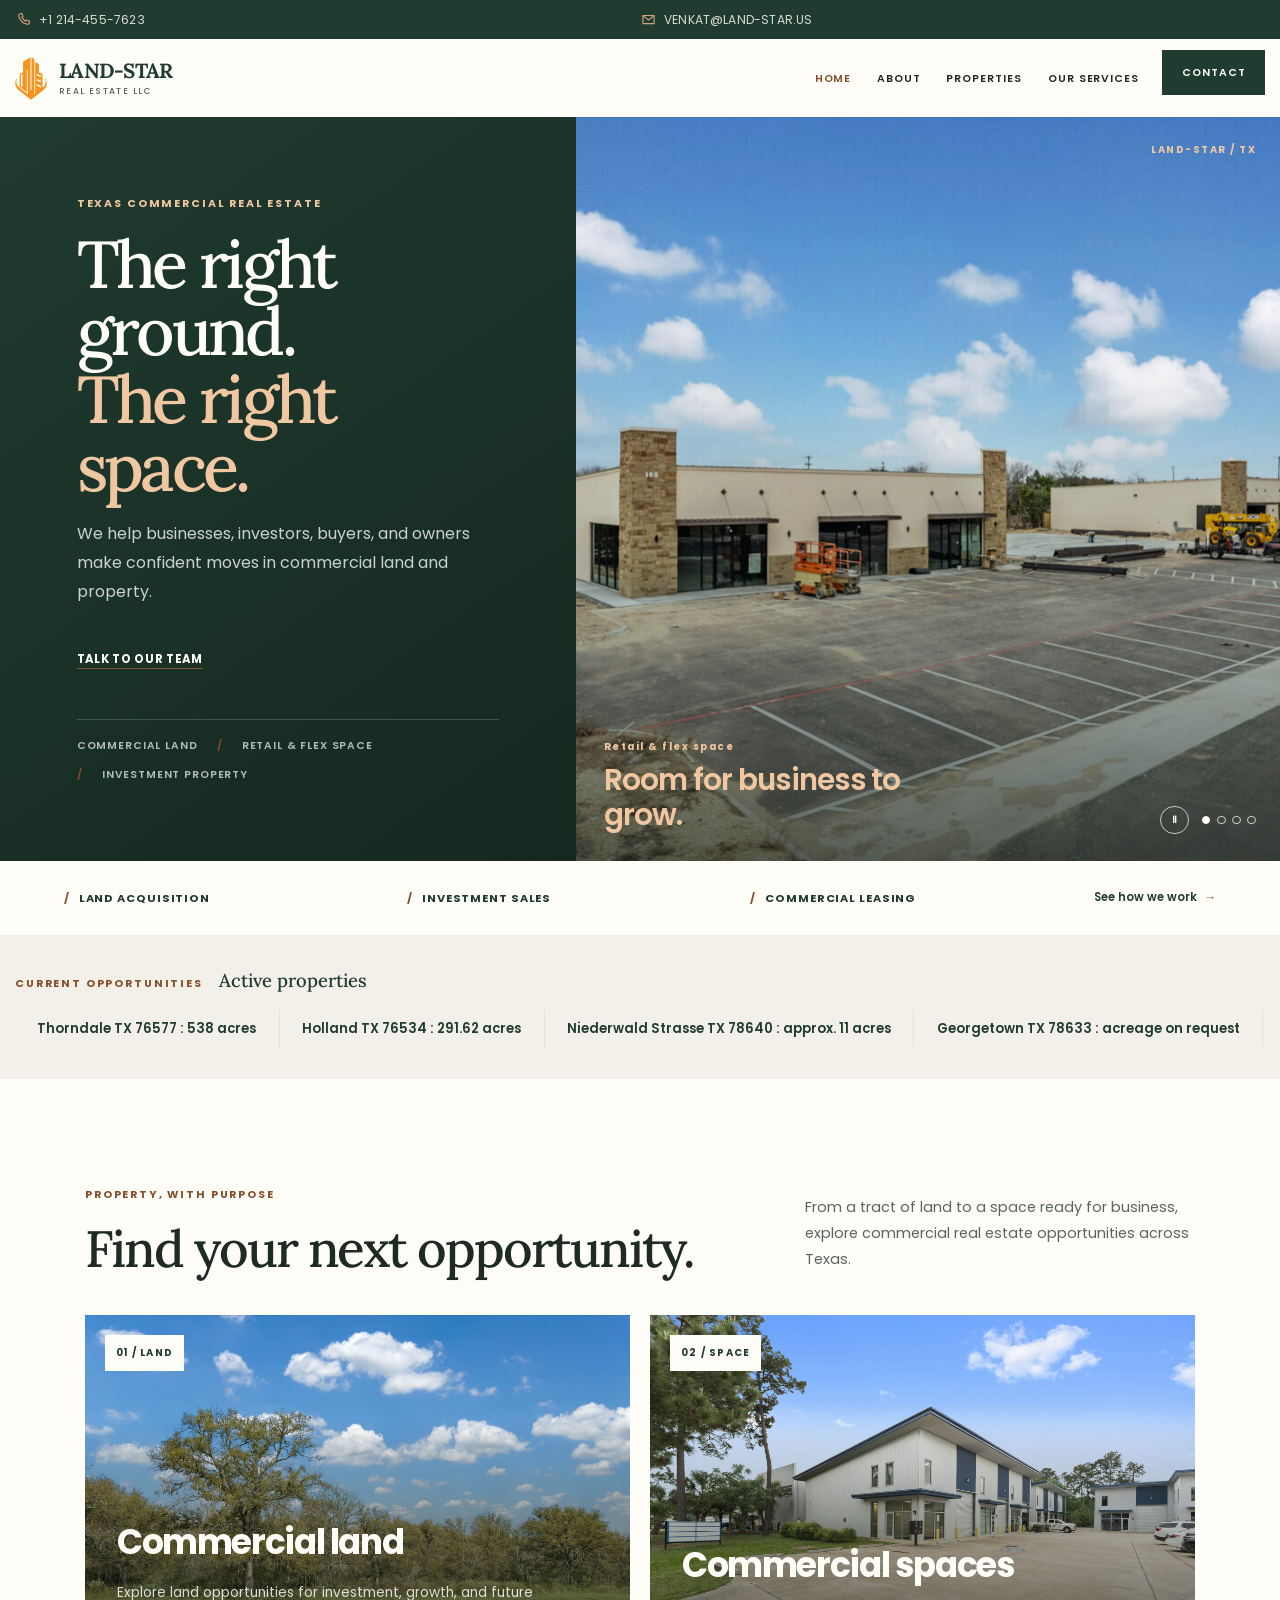
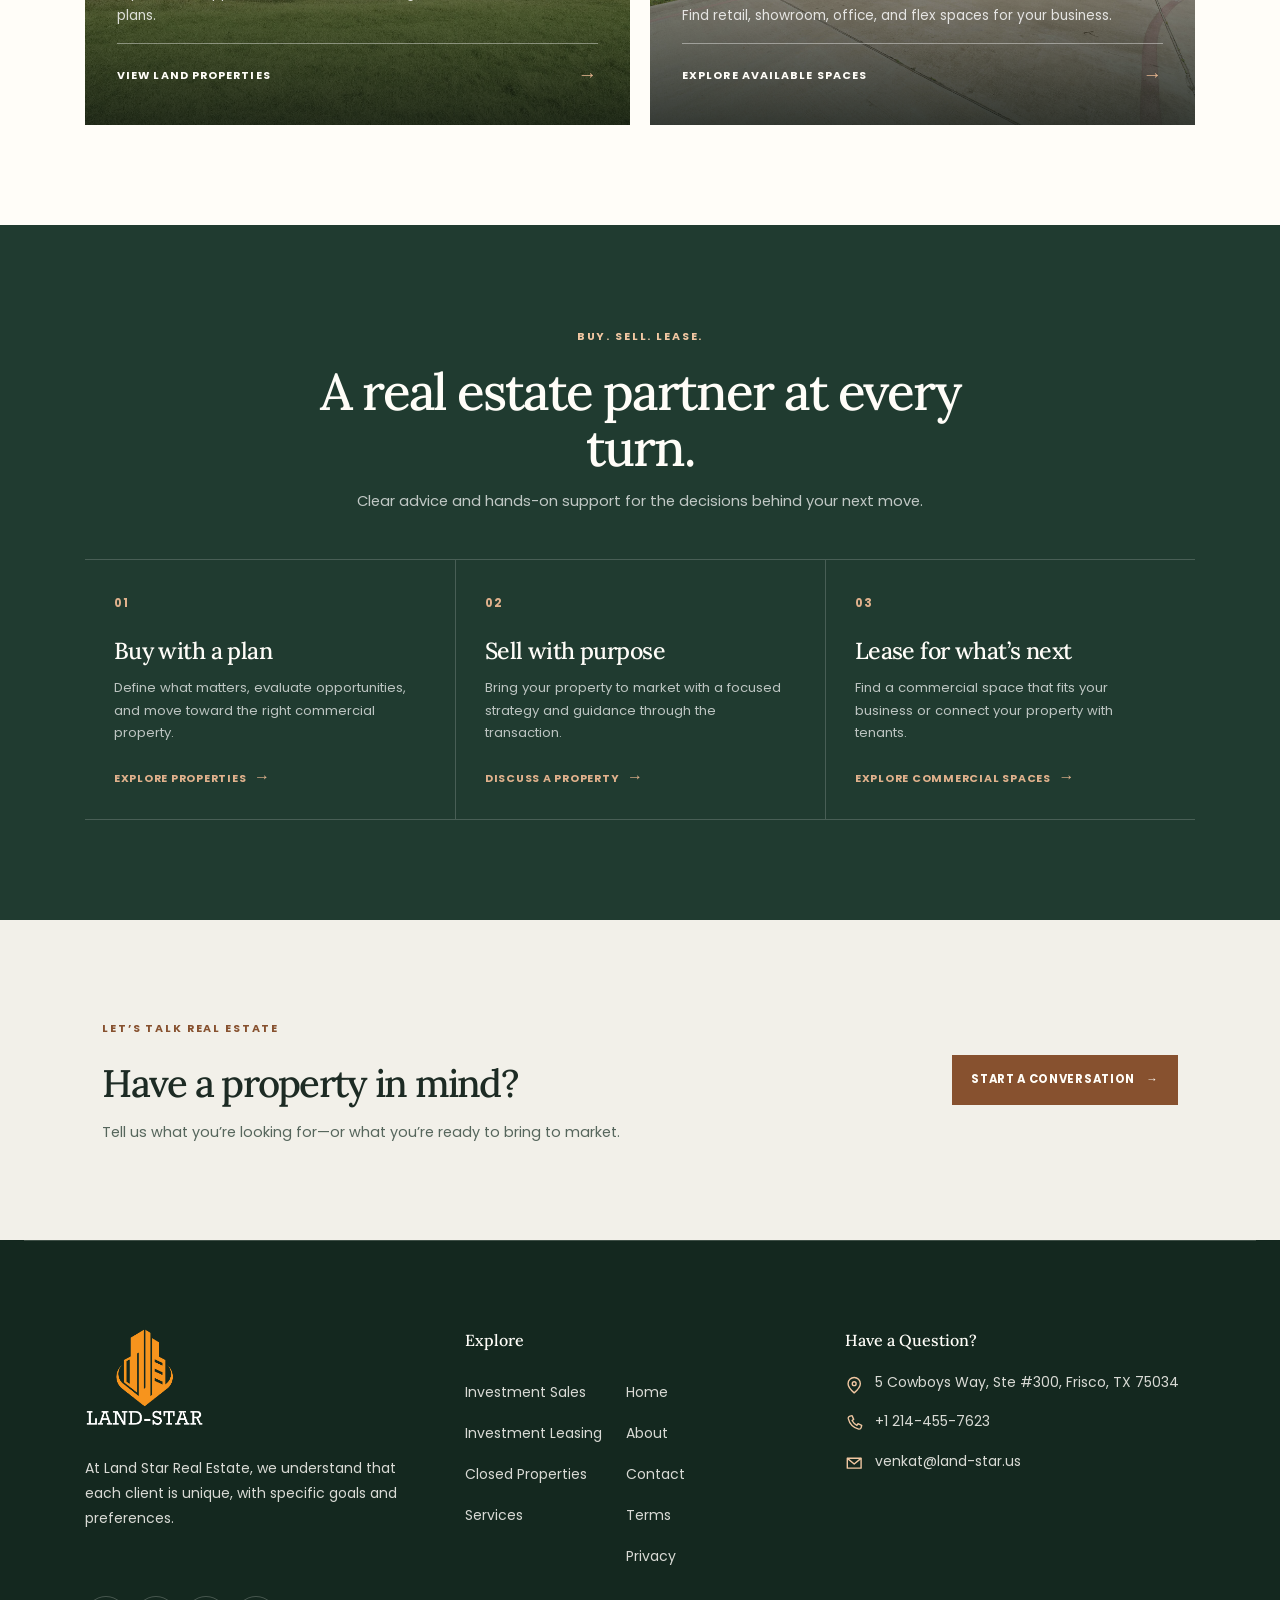
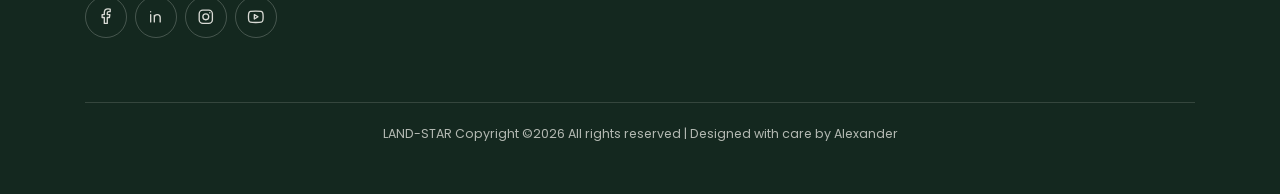
<file: index.html>
<!DOCTYPE html>
<html lang="en">
  <head>
    <title>LAND-STAR | Texas Commercial Real Estate</title>
    <meta charset="utf-8">
    <meta name="viewport" content="width=device-width, initial-scale=1, shrink-to-fit=no">

    <link href="https://fonts.googleapis.com/css?family=Poppins:200,300,400,500,600,700,800&display=swap" rel="stylesheet">
    <link href="https://fonts.googleapis.com/css?family=Lora:400,400i,700,700i&display=swap" rel="stylesheet">
    <link href="https://fonts.googleapis.com/css?family=Amatic+SC:400,700&display=swap" rel="stylesheet">

    <link rel="stylesheet" href="css/animate.css">

    <link rel="stylesheet" href="css/owl.carousel.min.css">
    <link rel="stylesheet" href="css/owl.theme.default.min.css">
    <link rel="stylesheet" href="css/magnific-popup.css">

    <link rel="stylesheet" href="css/aos.css">

    <link rel="stylesheet" href="css/bootstrap-datepicker.css">
    <link rel="stylesheet" href="css/jquery.timepicker.css">


    <link rel="stylesheet" href="css/style.css">
    <link rel="stylesheet" href="css/site.css">
    <link href="Images/favicon.png" rel="icon">
  </head>
  <body class="goto-here">
    <div data-site-header></div>

    <main class="home-page">
      <section class="commercial-hero" aria-labelledby="home-title">
        <div class="container">
          <div class="commercial-hero-grid">
            <div class="commercial-hero-copy">
              <span class="home-eyebrow">TEXAS COMMERCIAL REAL ESTATE</span>
              <h1 id="home-title">The right ground.<br><span>The right space.</span></h1>
              <p>We help businesses, investors, buyers, and owners make confident moves in commercial land and property.</p>
              <div class="commercial-hero-actions">
                <a class="home-button home-button-quiet" href="contact.html">Talk to our team</a>
              </div>
              <div class="hero-specialties" aria-label="Property specialties">
                <span>Commercial land</span>
                <span>Retail &amp; flex space</span>
                <span>Investment property</span>
              </div>
            </div>
            <div class="commercial-hero-image" data-hero-slideshow role="region" aria-roledescription="carousel" aria-label="Featured Texas commercial properties">
              <div class="hero-slide is-active" data-slide-caption="Retail &amp; flex space" data-slide-title="Room for business to grow." role="group" aria-roledescription="slide">
                <img src="Images/l1.jpg" alt="Commercial retail and medical property in Texas">
              </div>
              <div class="hero-slide" data-slide-caption="Commercial property" data-slide-title="A stronger address for business." role="group" aria-roledescription="slide">
                <img src="Images/bg_2.jpg" alt="Modern commercial property with retail and office spaces">
              </div>
              <div class="hero-slide" data-slide-caption="Commercial flex space" data-slide-title="Space for the next big move." role="group" aria-roledescription="slide">
                <img src="Images/32411%20image.jpg" alt="Modern commercial flex and showroom property in Texas">
              </div>
              <div class="hero-slide" data-slide-caption="Texas land" data-slide-title="The right ground. New possibilities." role="group" aria-roledescription="slide">
                <img src="Images/1401-county-road-440-01.jpg" alt="Texas land with open fields and mature trees">
              </div>
              <div class="hero-image-note" aria-live="polite">
                <span data-slide-caption-current>RETAIL &amp; FLEX SPACE</span>
                <strong data-slide-title-current>Room for business to grow.</strong>
              </div>
              <span class="hero-image-index" aria-hidden="true">LAND-STAR / TX</span>
              <div class="hero-slide-controls" aria-label="Featured property images">
                <button class="hero-slide-toggle" type="button" aria-label="Pause slideshow" aria-pressed="false">
                  <span class="hero-slide-toggle-icon" aria-hidden="true">Ⅱ</span>
                </button>
                <div class="hero-slide-dots" role="group" aria-label="Choose a featured property image">
                  <button class="hero-slide-dot is-active" type="button" aria-label="Show retail and flex space image" aria-pressed="true"></button>
                  <button class="hero-slide-dot" type="button" aria-label="Show commercial property image" aria-pressed="false"></button>
                  <button class="hero-slide-dot" type="button" aria-label="Show commercial flex space image" aria-pressed="false"></button>
                  <button class="hero-slide-dot" type="button" aria-label="Show Texas land image" aria-pressed="false"></button>
                </div>
              </div>
            </div>
          </div>
          <div class="hero-bottom-line">
            <span>Land acquisition</span>
            <span>Investment sales</span>
            <span>Commercial leasing</span>
            <a href="services.html">See how we work <span aria-hidden="true">&rarr;</span></a>
          </div>
        </div>
      </section>

      <section class="active-properties" aria-labelledby="active-properties-title">
        <div class="container">
          <div class="active-properties-heading">
            <span class="home-eyebrow home-eyebrow-dark">CURRENT OPPORTUNITIES</span>
            <h2 id="active-properties-title">Active properties</h2>
          </div>
          <div class="active-property-viewport">
            <div class="active-property-track">
              <div class="active-property-group">
                <a href="property-1401-county-road-440.html">Thorndale TX 76577 : 538 acres</a>
                <a href="property-fm-2268-holland.html">Holland TX 76534 : 291.62 acres</a>
                <a href="property-listing.html?property=niederwald">Niederwald Strasse TX 78640 : approx. 11 acres</a>
                <a href="property-listing.html?property=georgetown">Georgetown TX 78633 : acreage on request</a>
                <a href="property-listing.html?property=waters-edge">Waters Edge 75056 : acreage on request</a>
                <a href="property-listing.html?property=spicewood">Reimers-Peacock Road, Spicewood : approx. 15 acres</a>
                <a href="property-listing.html?property=liberty-hill">Liberty Hill TX 78642 : approx. 35.01 acres</a>
                <a href="property-listing.html?property=sealy">Sens Road, Sealy TX 77474 : 200+ acres</a>
                <a href="property-listing.html?property=bartlett">Harold Clark Road, Bartlett : approx. 115.80 acres</a>
                <a href="property-listing.html?property=terrell">FM 2578, Terrell : approx. 171.41 acres</a>
                <a href="property-listing.html?property=cedar-creek">High Grove Road, Cedar Creek : approx. 291.281 acres</a>
              </div>
              <div class="active-property-group" aria-hidden="true">
                <a href="property-1401-county-road-440.html" tabindex="-1">Thorndale TX 76577 : 538 acres</a>
                <a href="property-fm-2268-holland.html" tabindex="-1">Holland TX 76534 : 291.62 acres</a>
                <a href="property-listing.html?property=niederwald" tabindex="-1">Niederwald Strasse TX 78640 : approx. 11 acres</a>
                <a href="property-listing.html?property=georgetown" tabindex="-1">Georgetown TX 78633 : acreage on request</a>
                <a href="property-listing.html?property=waters-edge" tabindex="-1">Waters Edge 75056 : acreage on request</a>
                <a href="property-listing.html?property=spicewood" tabindex="-1">Reimers-Peacock Road, Spicewood : approx. 15 acres</a>
                <a href="property-listing.html?property=liberty-hill" tabindex="-1">Liberty Hill TX 78642 : approx. 35.01 acres</a>
                <a href="property-listing.html?property=sealy" tabindex="-1">Sens Road, Sealy TX 77474 : 200+ acres</a>
                <a href="property-listing.html?property=bartlett" tabindex="-1">Harold Clark Road, Bartlett : approx. 115.80 acres</a>
                <a href="property-listing.html?property=terrell" tabindex="-1">FM 2578, Terrell : approx. 171.41 acres</a>
                <a href="property-listing.html?property=cedar-creek" tabindex="-1">High Grove Road, Cedar Creek : approx. 291.281 acres</a>
              </div>
            </div>
          </div>
        </div>
      </section>

      <section class="property-focus" aria-labelledby="property-focus-title">
        <div class="container">
          <div class="home-section-heading">
            <div>
              <span class="home-eyebrow home-eyebrow-dark">PROPERTY, WITH PURPOSE</span>
              <h2 id="property-focus-title">Find your next opportunity.</h2>
            </div>
            <p>From a tract of land to a space ready for business, explore commercial real estate opportunities across Texas.</p>
          </div>

          <div class="property-focus-grid">
            <a class="property-focus-card property-focus-land" href="sale.html">
              <img src="Images/1401-county-road-440-01.jpg" alt="Open Texas land with mature trees">
              <span class="property-card-index">01 / LAND</span>
              <span class="property-card-copy">
                <span class="property-card-title">Commercial land</span>
                <span class="property-card-description">Explore land opportunities for investment, growth, and future plans.</span>
                <span class="property-card-link">View land properties <span aria-hidden="true">&rarr;</span></span>
              </span>
            </a>
            <a class="property-focus-card property-focus-space" href="lease.html">
              <img src="Images/32411%20image.jpg" alt="Modern commercial flex and showroom spaces">
              <span class="property-card-index">02 / SPACE</span>
              <span class="property-card-copy">
                <span class="property-card-title">Commercial spaces</span>
                <span class="property-card-description">Find retail, showroom, office, and flex spaces for your business.</span>
                <span class="property-card-link">Explore available spaces <span aria-hidden="true">&rarr;</span></span>
              </span>
            </a>
          </div>
        </div>
      </section>

      <section class="transaction-section" aria-labelledby="transaction-title">
        <div class="container">
          <div class="transaction-heading">
            <span class="home-eyebrow">BUY. SELL. LEASE.</span>
            <h2 id="transaction-title">A real estate partner at every turn.</h2>
            <p>Clear advice and hands-on support for the decisions behind your next move.</p>
          </div>
          <div class="transaction-grid">
            <article class="transaction-card">
              <span class="transaction-number">01</span>
              <h3>Buy with a plan</h3>
              <p>Define what matters, evaluate opportunities, and move toward the right commercial property.</p>
              <a href="sale.html">Explore properties <span aria-hidden="true">&rarr;</span></a>
            </article>
            <article class="transaction-card">
              <span class="transaction-number">02</span>
              <h3>Sell with purpose</h3>
              <p>Bring your property to market with a focused strategy and guidance through the transaction.</p>
              <a href="contact.html">Discuss a property <span aria-hidden="true">&rarr;</span></a>
            </article>
            <article class="transaction-card">
              <span class="transaction-number">03</span>
              <h3>Lease for what’s next</h3>
              <p>Find a commercial space that fits your business or connect your property with tenants.</p>
              <a href="lease.html">Explore commercial spaces <span aria-hidden="true">&rarr;</span></a>
            </article>
          </div>
        </div>
      </section>

      <section class="home-contact-band" aria-labelledby="home-contact-title">
        <div class="container">
          <div class="home-contact-content">
            <div>
              <span class="home-eyebrow">LET’S TALK REAL ESTATE</span>
              <h2 id="home-contact-title">Have a property in mind?</h2>
              <p>Tell us what you’re looking for—or what you’re ready to bring to market.</p>
            </div>
            <a class="home-button home-button-primary" href="contact.html">Start a conversation <span aria-hidden="true">&rarr;</span></a>
          </div>
        </div>
      </section>
    </main>




    <div data-site-footer></div>



  <!-- loader -->
  <div id="ftco-loader" class="show fullscreen"><svg class="circular" width="48px" height="48px"><circle class="path-bg" cx="24" cy="24" r="22" fill="none" stroke-width="4" stroke="#eeeeee"/><circle class="path" cx="24" cy="24" r="22" fill="none" stroke-width="4" stroke-miterlimit="10" stroke="#F96D00"/></svg></div>


  <script src="js/jquery.min.js"></script>
  <script src="js/jquery-migrate-3.0.1.min.js"></script>
  <script src="js/popper.min.js"></script>
  <script src="js/bootstrap.min.js"></script>
  <script src="js/jquery.easing.1.3.js"></script>
  <script src="js/jquery.waypoints.min.js"></script>
  <script src="js/jquery.stellar.min.js"></script>
  <script src="js/owl.carousel.min.js"></script>
  <script src="js/jquery.magnific-popup.min.js"></script>
  <script src="js/aos.js"></script>
  <script src="js/jquery.animateNumber.min.js"></script>
  <script src="js/bootstrap-datepicker.js"></script>
  <script src="js/scrollax.min.js"></script>
  <script src="js/site-header.js"></script>
  <script src="js/site-footer.js"></script>
  <script src="js/hero-slideshow.js"></script>
  <script src="js/main.js"></script>

  </body>
</html>
</file>
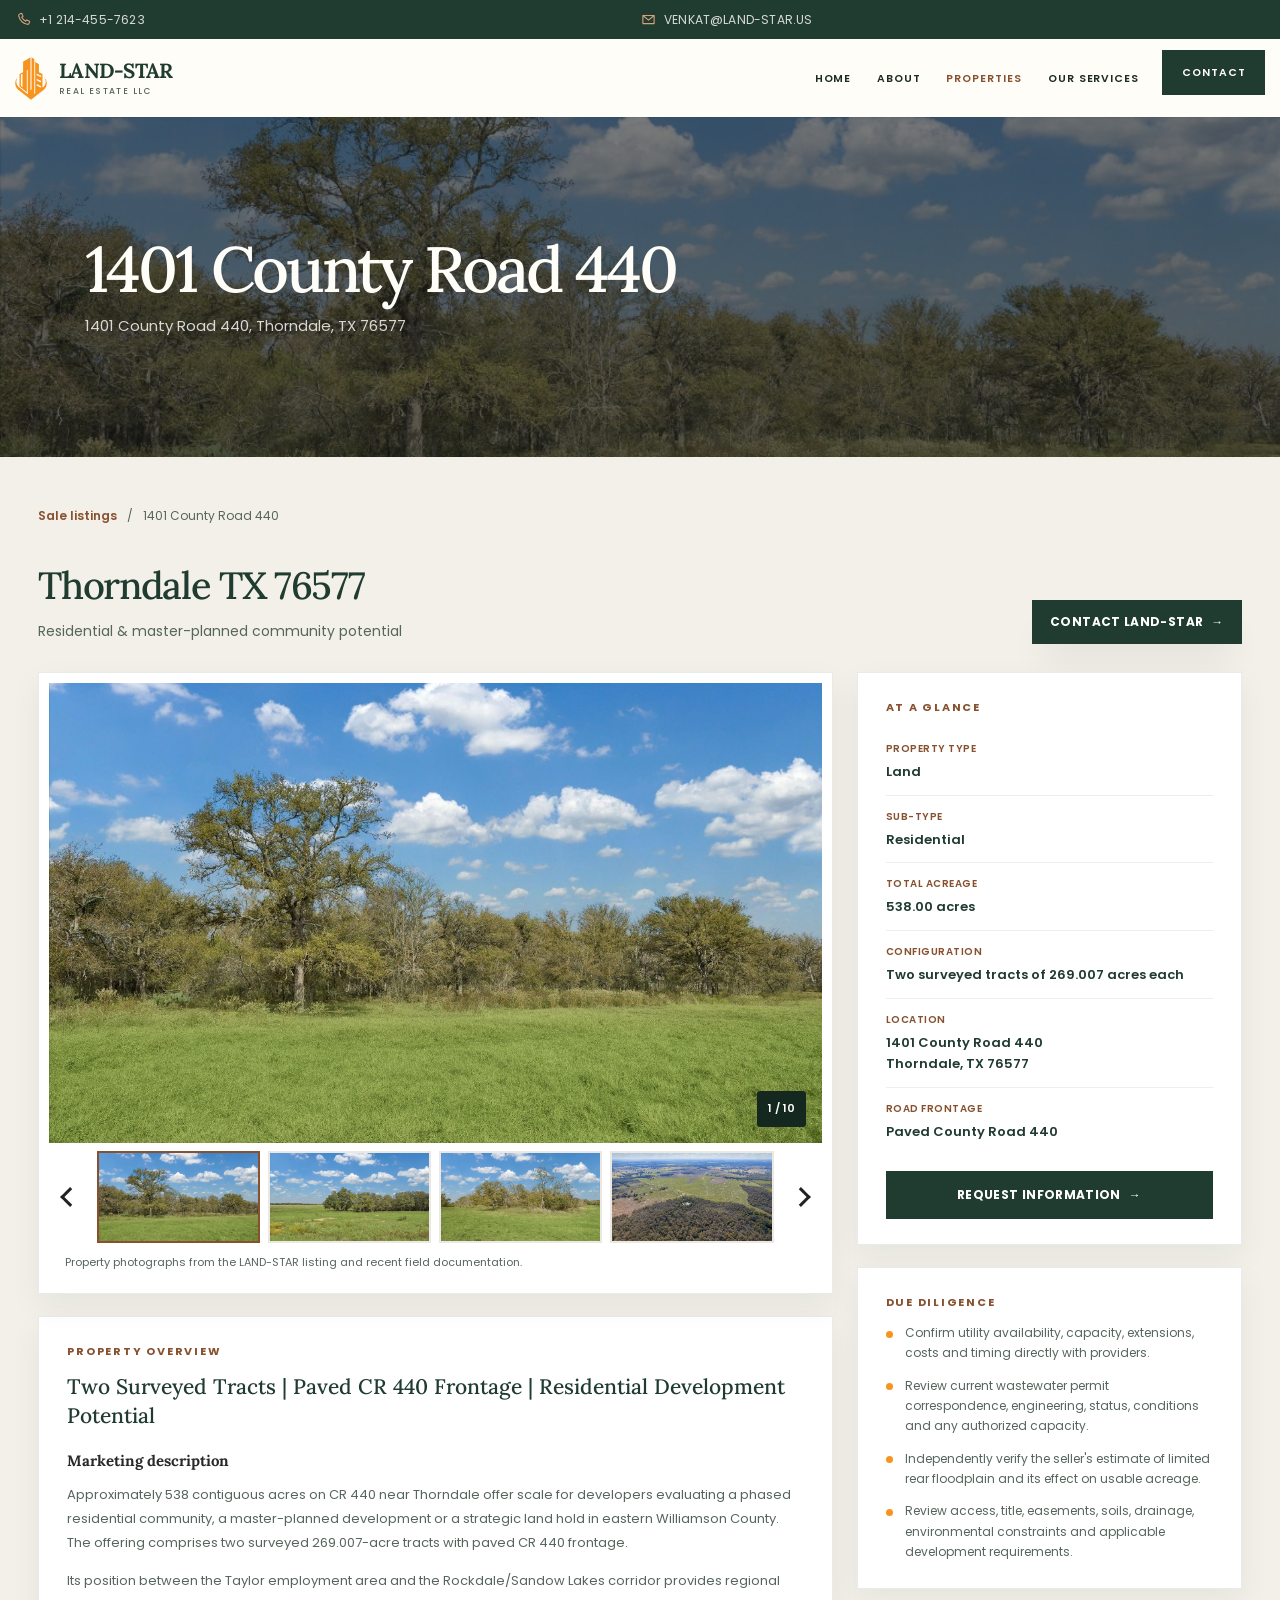
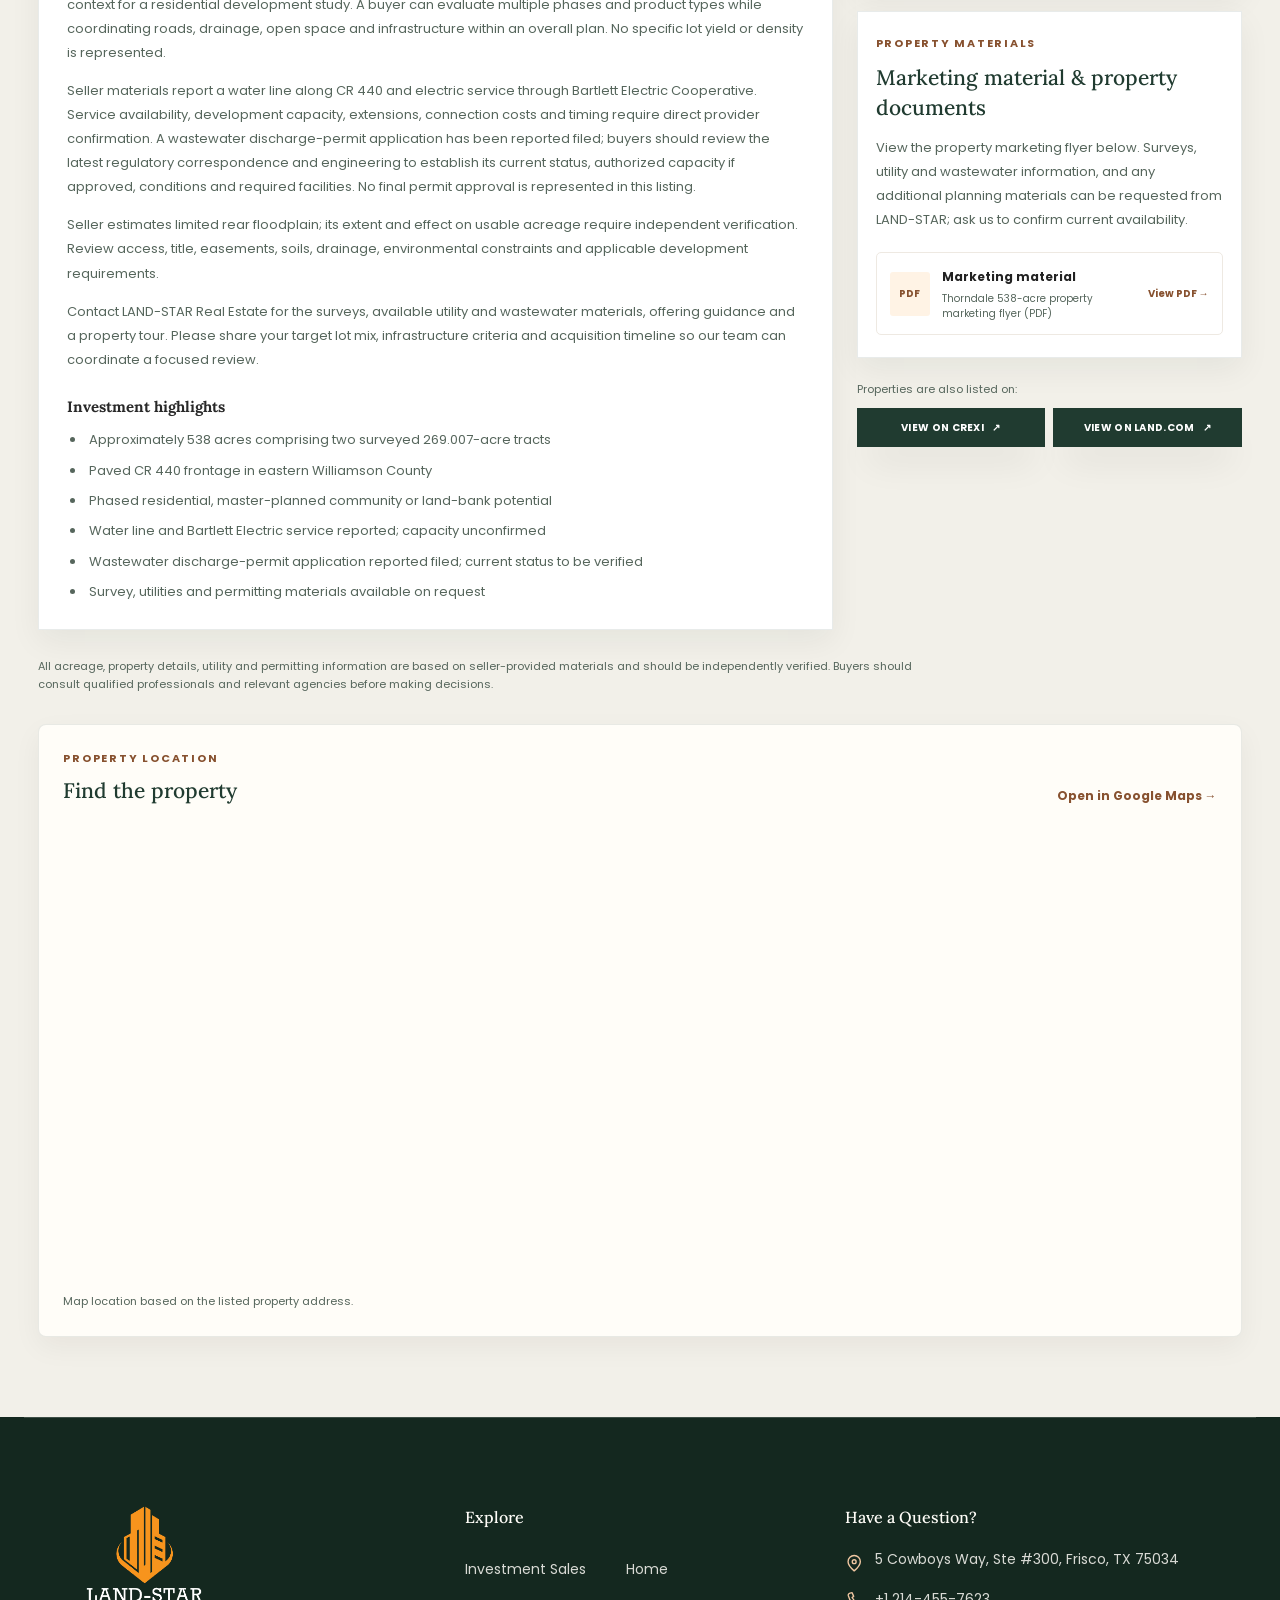
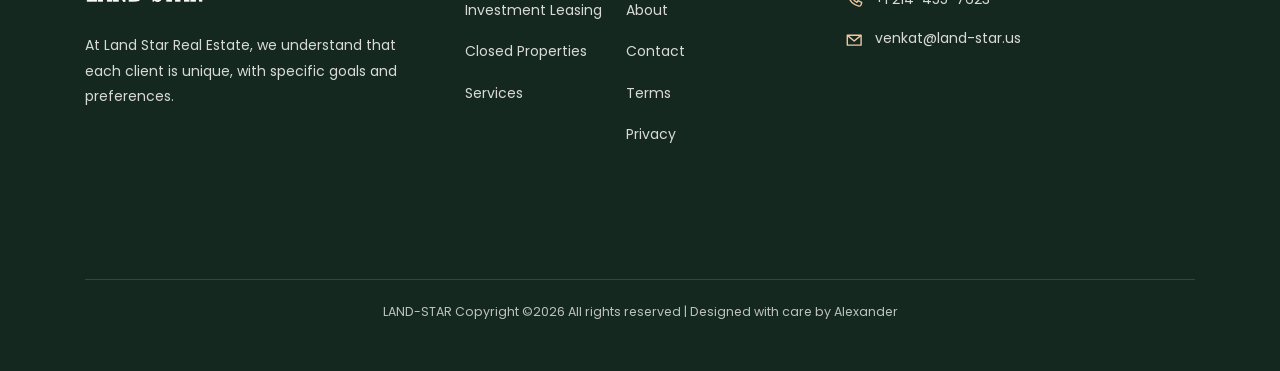
<file: property-1401-county-road-440.html>
<!DOCTYPE html>
<html lang="en">
  <head>
    <title>1401 County Road 440 | LAND-STAR</title>
    <meta charset="utf-8">
    <meta name="viewport" content="width=device-width, initial-scale=1, shrink-to-fit=no">
    <meta name="description" content="Explore the 1401 County Road 440 land listing near Thorndale, Texas, including property details and available materials.">

    <link href="https://fonts.googleapis.com/css?family=Poppins:200,300,400,500,600,700,800&display=swap" rel="stylesheet">
    <link href="https://fonts.googleapis.com/css?family=Lora:400,400i,700,700i&display=swap" rel="stylesheet">
    <link rel="stylesheet" href="css/animate.css">
    <link rel="stylesheet" href="css/magnific-popup.css">
    <link rel="stylesheet" href="css/aos.css">
    <link rel="stylesheet" href="css/style.css">
    <link rel="stylesheet" href="css/site.css">
    <link href="Images/favicon.png" rel="icon">
  </head>
  <body class="goto-here" id="property-detail-page">
    <div data-site-header></div>

    <div class="hero-wrap hero-bread property-detail-hero" style="background-image: url('Images/1401-county-road-440-01.jpg');">
      <div class="container">
        <div class="row no-gutters slider-text align-items-center justify-content-center">
          <div class="col-md-10 ftco-animate text-center">
            <h1 class="mb-2 bread">1401 County Road 440</h1>
            <p class="property-hero-address">1401 County Road 440, Thorndale, TX 76577</p>
          </div>
        </div>
      </div>
    </div>

    <main>
      <section class="property-detail-section">
        <div class="container">
          <nav class="property-breadcrumb" aria-label="Breadcrumb">
            <a href="sale.html">Sale listings</a>
            <span aria-hidden="true">/</span>
            <span aria-current="page">1401 County Road 440</span>
          </nav>

          <div class="property-detail-heading">
            <div>
              <h2>Thorndale TX 76577</h2>
              <p>Residential &amp; master-planned community potential</p>
            </div>
            <a class="btn property-contact-button" href="mailto:venkat@land-star.us?subject=1401%20County%20Road%20440%20property%20inquiry">Contact LAND-STAR <span aria-hidden="true">&rarr;</span></a>
          </div>

          <div class="row property-detail-layout">
            <div class="col-lg-8">
              <figure class="property-gallery property-image-viewer" aria-label="Property photo gallery">
                <button class="property-gallery-main" type="button" aria-label="View the property photo">
                  <img src="Images/1401-county-road-440-01.jpg" alt="Aerial view of the 1401 County Road 440 property near Thorndale, Texas">
                  <span class="property-photo-count" aria-live="polite">1 / 10</span>
                </button>
                <div class="property-gallery-navigation">
                  <button class="property-gallery-arrow property-gallery-previous" type="button" aria-label="Previous photo"></button>
                  <div class="property-gallery-thumbnails" aria-label="Choose a property photo">
                    <button class="property-gallery-thumbnail" type="button" data-image="Images/1401-county-road-440-01.jpg" data-alt="Aerial view of the 1401 County Road 440 property near Thorndale, Texas" aria-label="Show photo 1"><img src="Images/1401-county-road-440-01.jpg" alt=""></button>
                    <button class="property-gallery-thumbnail" type="button" data-image="Images/1401-county-road-440-02.jpg" data-alt="Aerial view of the 1401 County Road 440 property near Thorndale, Texas" aria-label="Show photo 2"><img src="Images/1401-county-road-440-02.jpg" alt=""></button>
                    <button class="property-gallery-thumbnail" type="button" data-image="Images/1401-county-road-440-03.jpg" data-alt="Aerial view of the 1401 County Road 440 property near Thorndale, Texas" aria-label="Show photo 3"><img src="Images/1401-county-road-440-03.jpg" alt=""></button>
                    <button class="property-gallery-thumbnail" type="button" data-image="Images/1401-county-road-440-04.jpg" data-alt="Aerial view of the 1401 County Road 440 property near Thorndale, Texas" aria-label="Show photo 4"><img src="Images/1401-county-road-440-04.jpg" alt=""></button>
                    <button class="property-gallery-thumbnail" type="button" data-image="Images/1401-county-road-440-05.jpg" data-alt="View of the open pasture and tree line on the 1401 County Road 440 property" aria-label="Show photo 5"><img src="Images/1401-county-road-440-05.jpg" alt=""></button>
                    <button class="property-gallery-thumbnail" type="button" data-image="Images/1401-county-road-440-06.jpg" data-alt="Open pasture and tree line on the 1401 County Road 440 property" aria-label="Show photo 6"><img src="Images/1401-county-road-440-06.jpg" alt=""></button>
                    <button class="property-gallery-thumbnail" type="button" data-image="Images/1401-county-road-440-07.jpg" data-alt="Field view from the 1401 County Road 440 property in Thorndale, Texas" aria-label="Show photo 7"><img src="Images/1401-county-road-440-07.jpg" alt=""></button>
                    <button class="property-gallery-thumbnail" type="button" data-image="Images/1401-county-road-440-08.jpg" data-alt="Field view from the 1401 County Road 440 property in Thorndale, Texas" aria-label="Show photo 8"><img src="Images/1401-county-road-440-08.jpg" alt=""></button>
                    <button class="property-gallery-thumbnail" type="button" data-image="Images/1401-county-road-440-09.jpg" data-alt="Field view and tree line from the 1401 County Road 440 property" aria-label="Show photo 9"><img src="Images/1401-county-road-440-09.jpg" alt=""></button>
                    <button class="property-gallery-thumbnail" type="button" data-image="Images/1401-county-road-440-10.jpg" data-alt="Field view and tree line from the 1401 County Road 440 property" aria-label="Show photo 10"><img src="Images/1401-county-road-440-10.jpg" alt=""></button>
                  </div>
                  <button class="property-gallery-arrow property-gallery-next" type="button" aria-label="Next photo"></button>
                </div>
                <figcaption>Property photographs from the LAND-STAR listing and recent field documentation.</figcaption>
              </figure>

              <section class="property-content-card" aria-labelledby="overview-heading">
                <p class="property-section-label">PROPERTY OVERVIEW</p>
                <h3 id="overview-heading">Two Surveyed Tracts | Paved CR 440 Frontage | Residential Development Potential</h3>
                <h4>Marketing description</h4>
                <p>Approximately 538 contiguous acres on CR 440 near Thorndale offer scale for developers evaluating a phased residential community, a master-planned development or a strategic land hold in eastern Williamson County. The offering comprises two surveyed 269.007-acre tracts with paved CR 440 frontage.</p>
                <p>Its position between the Taylor employment area and the Rockdale/Sandow Lakes corridor provides regional context for a residential development study. A buyer can evaluate multiple phases and product types while coordinating roads, drainage, open space and infrastructure within an overall plan. No specific lot yield or density is represented.</p>
                <p>Seller materials report a water line along CR 440 and electric service through Bartlett Electric Cooperative. Service availability, development capacity, extensions, connection costs and timing require direct provider confirmation. A wastewater discharge-permit application has been reported filed; buyers should review the latest regulatory correspondence and engineering to establish its current status, authorized capacity if approved, conditions and required facilities. No final permit approval is represented in this listing.</p>
                <p>Seller estimates limited rear floodplain; its extent and effect on usable acreage require independent verification. Review access, title, easements, soils, drainage, environmental constraints and applicable development requirements.</p>
                <p>Contact LAND-STAR Real Estate for the surveys, available utility and wastewater materials, offering guidance and a property tour. Please share your target lot mix, infrastructure criteria and acquisition timeline so our team can coordinate a focused review.</p>

                <h4 class="property-highlights-title">Investment highlights</h4>
                <ul class="property-overview-highlights">
                  <li>Approximately 538 acres comprising two surveyed 269.007-acre tracts</li>
                  <li>Paved CR 440 frontage in eastern Williamson County</li>
                  <li>Phased residential, master-planned community or land-bank potential</li>
                  <li>Water line and Bartlett Electric service reported; capacity unconfirmed</li>
                  <li>Wastewater discharge-permit application reported filed; current status to be verified</li>
                  <li>Survey, utilities and permitting materials available on request</li>
                </ul>
              </section>

            </div>

            <aside class="col-lg-4 property-sidebar" aria-label="Property highlights">
              <section class="property-facts-card">
                <p class="property-section-label">AT A GLANCE</p>
                <dl>
                  <div><dt>Property type</dt><dd>Land</dd></div>
                  <div><dt>Sub-type</dt><dd>Residential</dd></div>
                  <div><dt>Total acreage</dt><dd>538.00 acres</dd></div>
                  <div><dt>Configuration</dt><dd>Two surveyed tracts of 269.007 acres each</dd></div>
                  <div><dt>Location</dt><dd>1401 County Road 440<br>Thorndale, TX 76577</dd></div>
                  <div><dt>Road frontage</dt><dd>Paved County Road 440</dd></div>
                </dl>
                <a class="property-sidebar-button" href="mailto:venkat@land-star.us?subject=1401%20County%20Road%20440%20property%20inquiry">Request information <span aria-hidden="true">&rarr;</span></a>
              </section>

              <section class="property-highlights-card">
                <p class="property-section-label">DUE DILIGENCE</p>
                <ul>
                  <li>Confirm utility availability, capacity, extensions, costs and timing directly with providers.</li>
                  <li>Review current wastewater permit correspondence, engineering, status, conditions and any authorized capacity.</li>
                  <li>Independently verify the seller's estimate of limited rear floodplain and its effect on usable acreage.</li>
                  <li>Review access, title, easements, soils, drainage, environmental constraints and applicable development requirements.</li>
                </ul>
              </section>

              <section class="property-content-card property-documents" aria-labelledby="documents-heading">
                <p class="property-section-label">PROPERTY MATERIALS</p>
                <h3 id="documents-heading">Marketing material &amp; property documents</h3>
                <p>View the property marketing flyer below. Surveys, utility and wastewater information, and any additional planning materials can be requested from LAND-STAR; ask us to confirm current availability.</p>
                <div class="property-document-list">
                  <a href="pdfs/Thorndale-538-Acre-Marketing-Flyer.pdf" target="_blank" rel="noopener noreferrer">
                    <span class="document-icon" aria-hidden="true">PDF</span>
                    <span><strong>Marketing material</strong><small>Thorndale 538-acre property marketing flyer (PDF)</small></span>
                    <span class="document-action">View PDF <span aria-hidden="true">&rarr;</span></span>
                  </a>
                </div>
              </section>

              <div class="property-listing-links">
                <p>Properties are also listed on:</p>
                <div class="property-listing-buttons" aria-label="Other property listings">
                  <a class="btn property-contact-button" href="https://www.crexi.com/properties/2682209/texas-1401-county-road-440-thorndale-tx-76577" target="_blank" rel="noopener noreferrer" aria-label="View 1401 County Road 440 on Crexi">View on Crexi <span aria-hidden="true">&nearr;</span></a>
                  <a class="btn property-contact-button" href="https://www.land.com/property/538-acres-in-williamson-county-texas/28638388/" target="_blank" rel="noopener noreferrer" aria-label="View 1401 County Road 440 on Land.com">View on Land.com <span aria-hidden="true">&nearr;</span></a>
                </div>
              </div>
            </aside>
          </div>

          <div class="property-disclaimer">
            <p>All acreage, property details, utility and permitting information are based on seller-provided materials and should be independently verified. Buyers should consult qualified professionals and relevant agencies before making decisions.</p>
          </div>

          <section class="property-map-section" aria-labelledby="property-map-heading">
            <div class="property-map-heading">
              <div>
                <p class="property-section-label">PROPERTY LOCATION</p>
                <h3 id="property-map-heading">Find the property</h3>
              </div>
              <a href="https://www.google.com/maps/search/?api=1&amp;query=1401%20County%20Road%20440%2C%20Thorndale%2C%20TX%2076577" target="_blank" rel="noopener noreferrer">Open in Google Maps <span aria-hidden="true">&rarr;</span></a>
            </div>
            <iframe
              class="property-map-frame"
              src="https://www.google.com/maps?q=1401%20County%20Road%20440%2C%20Thorndale%2C%20TX%2076577&amp;z=15&amp;output=embed"
              title="Map showing the listed address at 1401 County Road 440, Thorndale, Texas"
              loading="lazy"
              referrerpolicy="no-referrer-when-downgrade"
              allowfullscreen>
            </iframe>
            <p class="property-map-coordinates">Map location based on the listed property address.</p>
          </section>
        </div>
      </section>
    </main>

    <div data-site-footer></div>

    <script src="js/jquery.min.js"></script>
    <script src="js/jquery-migrate-3.0.1.min.js"></script>
    <script src="js/popper.min.js"></script>
    <script src="js/bootstrap.min.js"></script>
    <script src="js/jquery.easing.1.3.js"></script>
    <script src="js/jquery.waypoints.min.js"></script>
    <script src="js/jquery.stellar.min.js"></script>
    <script src="js/owl.carousel.min.js"></script>
    <script src="js/jquery.magnific-popup.min.js"></script>
    <script src="js/aos.js"></script>
    <script src="js/jquery.animateNumber.min.js"></script>
    <script src="js/scrollax.min.js"></script>
    <script src="js/site-header.js"></script>
    <script src="js/site-footer.js"></script>
    <script src="js/main.js"></script>
    <script src="js/property-gallery.js"></script>
  </body>
</html>
</file>
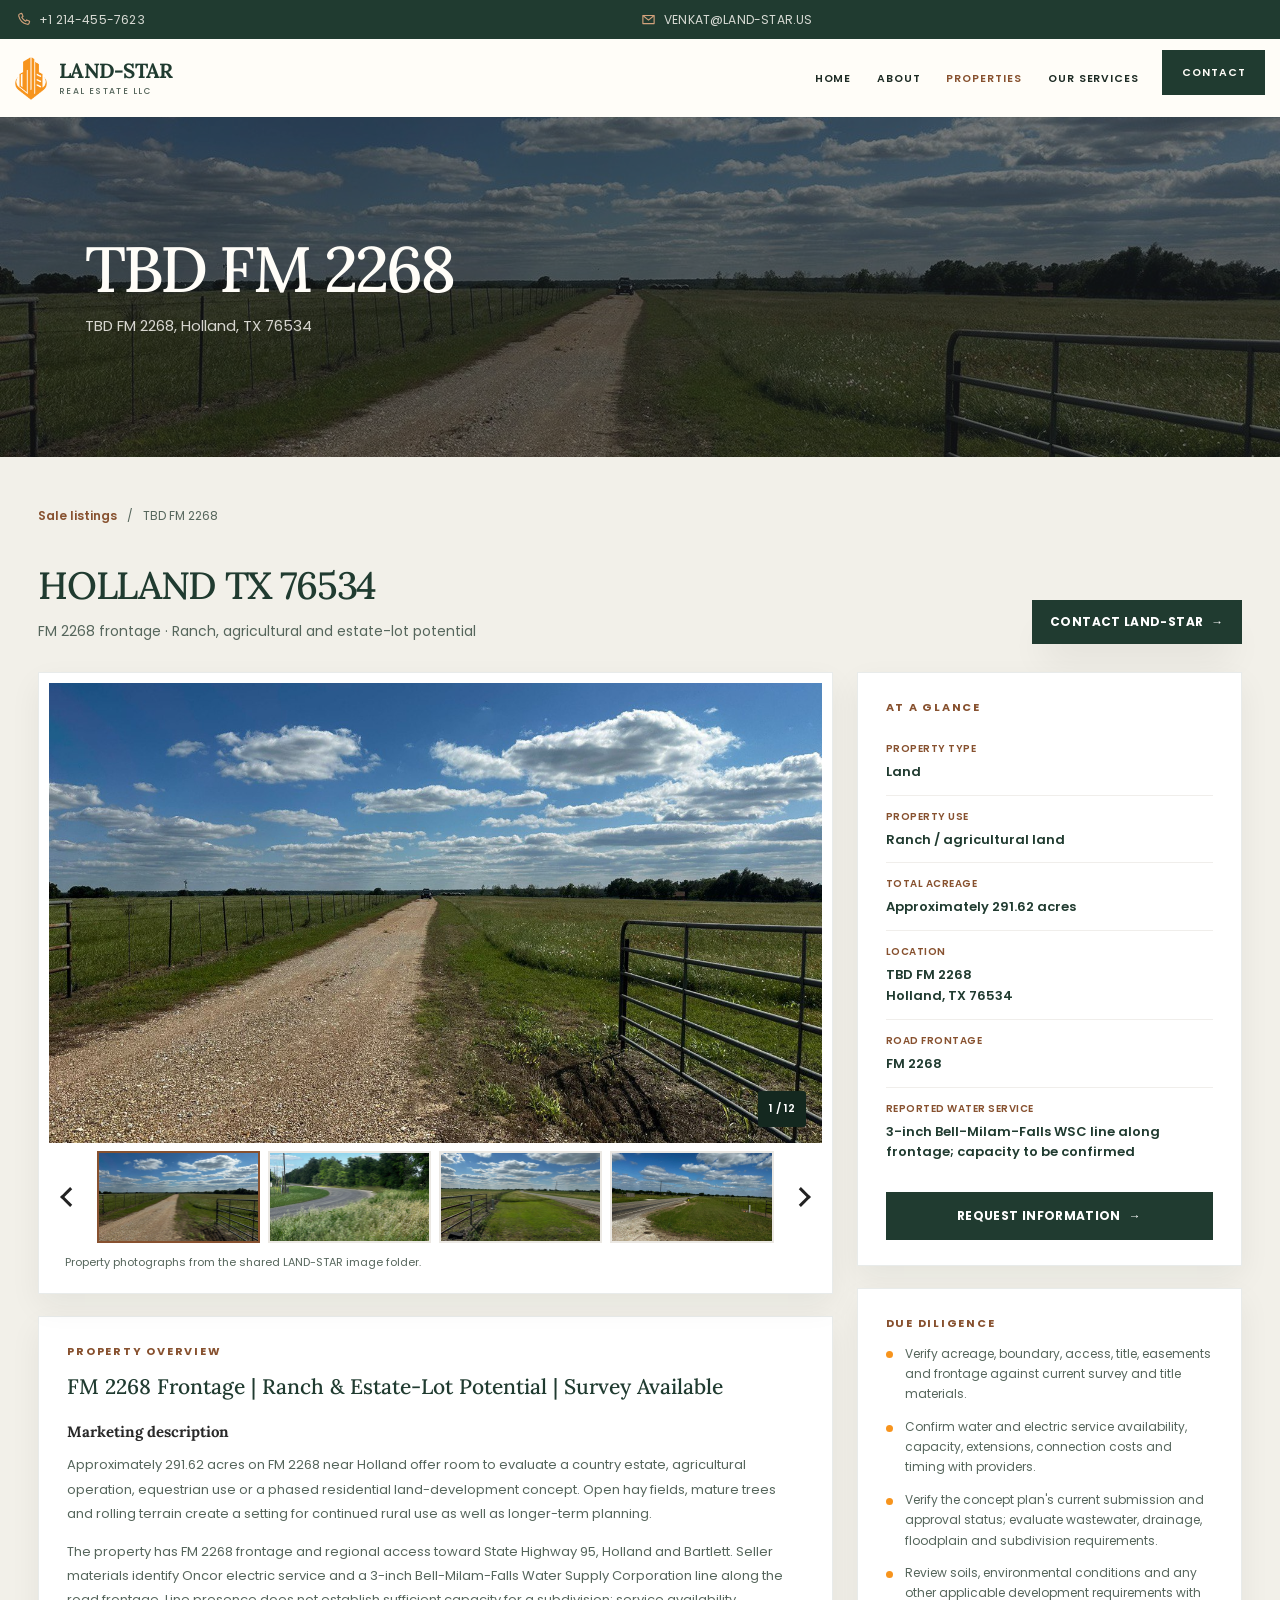
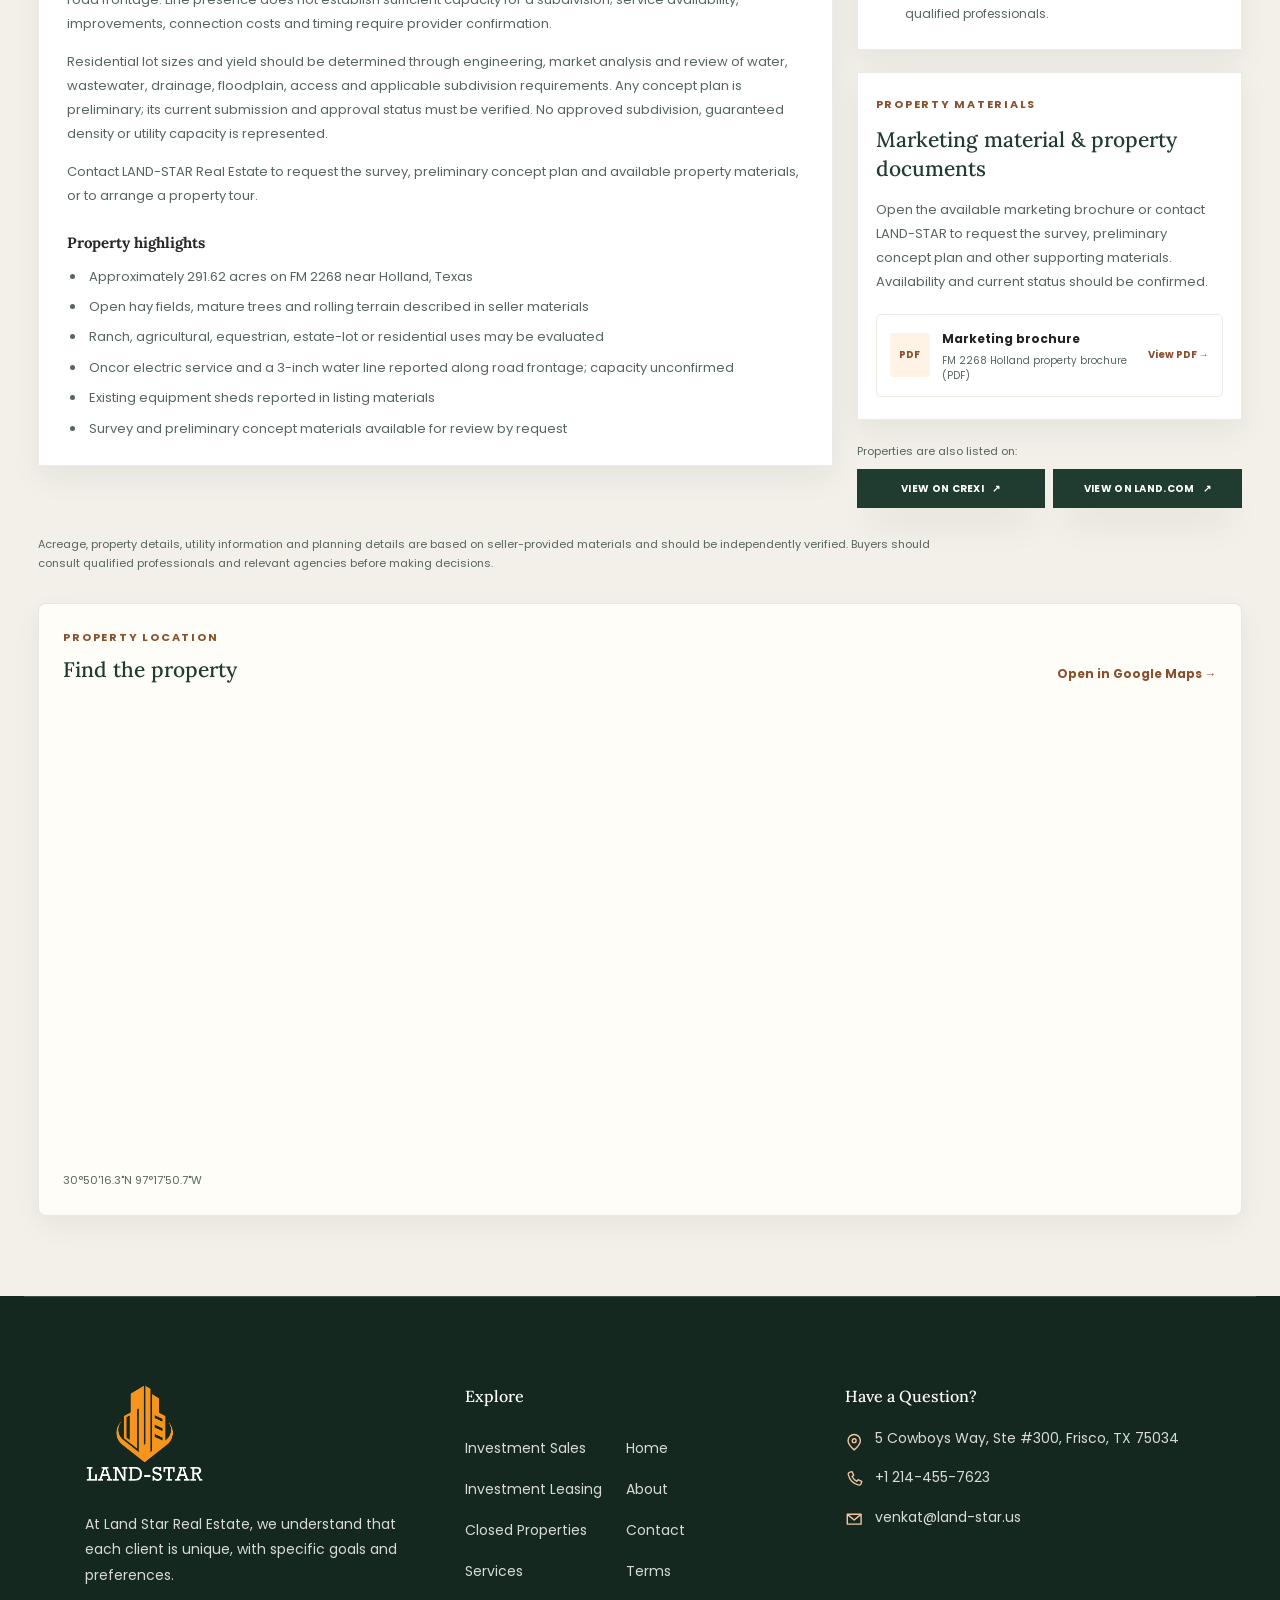
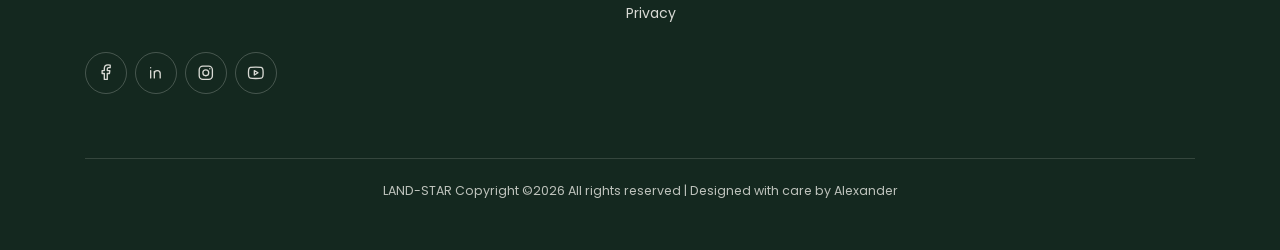
<file: property-fm-2268-holland.html>
<!DOCTYPE html>
<html lang="en">
  <head>
    <title>TBD FM 2268, Holland, TX | LAND-STAR</title>
    <meta charset="utf-8">
    <meta name="viewport" content="width=device-width, initial-scale=1, shrink-to-fit=no">
    <meta name="description" content="Explore the approximately 291.62-acre FM 2268 property near Holland, Texas, including property details, images and available materials.">

    <link href="https://fonts.googleapis.com/css?family=Poppins:200,300,400,500,600,700,800&display=swap" rel="stylesheet">
    <link href="https://fonts.googleapis.com/css?family=Lora:400,400i,700,700i&display=swap" rel="stylesheet">
    <link rel="stylesheet" href="css/animate.css">
    <link rel="stylesheet" href="css/magnific-popup.css">
    <link rel="stylesheet" href="css/aos.css">
    <link rel="stylesheet" href="css/style.css">
    <link rel="stylesheet" href="css/site.css">
    <link href="Images/favicon.png" rel="icon">
  </head>
  <body class="goto-here" id="property-detail-page">
    <div data-site-header></div>

    <div class="hero-wrap hero-bread property-detail-hero" style="background-image: url('Images/Holland%201');">
      <div class="container">
        <div class="row no-gutters slider-text align-items-center justify-content-center">
          <div class="col-md-10 ftco-animate text-center">
            <h1 class="mb-2 bread">TBD FM 2268</h1>
            <p class="property-hero-address">TBD FM 2268, Holland, TX 76534</p>
          </div>
        </div>
      </div>
    </div>

    <main>
      <section class="property-detail-section">
        <div class="container">
          <nav class="property-breadcrumb" aria-label="Breadcrumb">
            <a href="sale.html">Sale listings</a>
            <span aria-hidden="true">/</span>
            <span aria-current="page">TBD FM 2268</span>
          </nav>

          <div class="property-detail-heading">
            <div>
              <h2>HOLLAND TX 76534</h2>
              <p>FM 2268 frontage · Ranch, agricultural and estate-lot potential</p>
            </div>
            <a class="btn property-contact-button" href="mailto:venkat@land-star.us?subject=TBD%20FM%202268%20Holland%20property%20inquiry">Contact LAND-STAR <span aria-hidden="true">&rarr;</span></a>
          </div>

          <div class="row property-detail-layout">
            <div class="col-lg-8">
              <figure class="property-gallery property-image-viewer" aria-label="Property photo gallery">
                <button class="property-gallery-main" type="button" aria-label="View the property entrance photo">
                  <img src="Images/Holland%201" alt="Gravel entrance road and gate on the Holland property">
                  <span class="property-photo-count" aria-live="polite">1 / 12</span>
                </button>
                <div class="property-gallery-navigation">
                  <button class="property-gallery-arrow property-gallery-previous" type="button" aria-label="Previous photo"></button>
                  <div class="property-gallery-thumbnails" aria-label="Choose a property photo">
                    <button class="property-gallery-thumbnail" type="button" data-image="Images/Holland%201" data-alt="Gravel entrance road and gate on the Holland property" aria-label="Show photo 1: property entrance"><img src="Images/Holland%201" alt=""></button>
                    <button class="property-gallery-thumbnail" type="button" data-image="Images/holland-property-02.jpg" data-alt="Road frontage and tree line at the Holland property" aria-label="Show photo 2: road frontage"><img src="Images/holland-property-02.jpg" alt=""></button>
                    <button class="property-gallery-thumbnail" type="button" data-image="Images/holland-property-03.jpg" data-alt="Fenced entrance and open field at the Holland property" aria-label="Show photo 3: entrance and field"><img src="Images/holland-property-03.jpg" alt=""></button>
                    <button class="property-gallery-thumbnail" type="button" data-image="Images/holland-property-04.jpg" data-alt="Road frontage and pasture at the Holland property" aria-label="Show photo 4: road frontage"><img src="Images/holland-property-04.jpg" alt=""></button>
                    <button class="property-gallery-thumbnail" type="button" data-image="Images/holland-property-05.jpg" data-alt="Pond and mature trees on the Holland property" aria-label="Show photo 5: pond and trees"><img src="Images/holland-property-05.jpg" alt=""></button>
                    <button class="property-gallery-thumbnail" type="button" data-image="Images/holland-property-06.jpg" data-alt="Pond and green pasture on the Holland property" aria-label="Show photo 6: pond and pasture"><img src="Images/holland-property-06.jpg" alt=""></button>
                    <button class="property-gallery-thumbnail" type="button" data-image="Images/holland-property-07.jpg" data-alt="Cattle grazing in a pasture on the Holland property" aria-label="Show photo 7: pasture"><img src="Images/holland-property-07.jpg" alt=""></button>
                    <button class="property-gallery-thumbnail" type="button" data-image="Images/holland-property-08.jpg" data-alt="Water and grassy pond edge on the Holland property" aria-label="Show photo 8: water and pasture"><img src="Images/holland-property-08.jpg" alt=""></button>
                    <button class="property-gallery-thumbnail" type="button" data-image="Images/holland-property-09.jpg" data-alt="Cattle in a broad pasture on the Holland property" aria-label="Show photo 9: pasture"><img src="Images/holland-property-09.jpg" alt=""></button>
                    <button class="property-gallery-thumbnail" type="button" data-image="Images/holland-property-10.jpg" data-alt="Open pasture and cattle on the Holland property" aria-label="Show photo 10: open pasture"><img src="Images/holland-property-10.jpg" alt=""></button>
                    <button class="property-gallery-thumbnail" type="button" data-image="Images/holland-property-11.jpg" data-alt="Mature trees and shaded ground on the Holland property" aria-label="Show photo 11: mature trees"><img src="Images/holland-property-11.jpg" alt=""></button>
                    <button class="property-gallery-thumbnail" type="button" data-image="Images/holland-property-12.jpg" data-alt="Pond and shoreline on the Holland property" aria-label="Show photo 12: pond"><img src="Images/holland-property-12.jpg" alt=""></button>
                  </div>
                  <button class="property-gallery-arrow property-gallery-next" type="button" aria-label="Next photo"></button>
                </div>
                <figcaption>Property photographs from the shared LAND-STAR image folder.</figcaption>
              </figure>

              <section class="property-content-card" aria-labelledby="overview-heading">
                <p class="property-section-label">PROPERTY OVERVIEW</p>
                <h3 id="overview-heading">FM 2268 Frontage | Ranch &amp; Estate-Lot Potential | Survey Available</h3>
                <h4>Marketing description</h4>
                <p>Approximately 291.62 acres on FM 2268 near Holland offer room to evaluate a country estate, agricultural operation, equestrian use or a phased residential land-development concept. Open hay fields, mature trees and rolling terrain create a setting for continued rural use as well as longer-term planning.</p>
                <p>The property has FM 2268 frontage and regional access toward State Highway 95, Holland and Bartlett. Seller materials identify Oncor electric service and a 3-inch Bell-Milam-Falls Water Supply Corporation line along the road frontage. Line presence does not establish sufficient capacity for a subdivision; service availability, improvements, connection costs and timing require provider confirmation.</p>
                <p>Residential lot sizes and yield should be determined through engineering, market analysis and review of water, wastewater, drainage, floodplain, access and applicable subdivision requirements. Any concept plan is preliminary; its current submission and approval status must be verified. No approved subdivision, guaranteed density or utility capacity is represented.</p>
                <p>Contact LAND-STAR Real Estate to request the survey, preliminary concept plan and available property materials, or to arrange a property tour.</p>

                <h4 class="property-highlights-title">Property highlights</h4>
                <ul class="property-overview-highlights">
                  <li>Approximately 291.62 acres on FM 2268 near Holland, Texas</li>
                  <li>Open hay fields, mature trees and rolling terrain described in seller materials</li>
                  <li>Ranch, agricultural, equestrian, estate-lot or residential uses may be evaluated</li>
                  <li>Oncor electric service and a 3-inch water line reported along road frontage; capacity unconfirmed</li>
                  <li>Existing equipment sheds reported in listing materials</li>
                  <li>Survey and preliminary concept materials available for review by request</li>
                </ul>
              </section>

            </div>

            <aside class="col-lg-4 property-sidebar" aria-label="Property highlights">
              <section class="property-facts-card">
                <p class="property-section-label">AT A GLANCE</p>
                <dl>
                  <div><dt>Property type</dt><dd>Land</dd></div>
                  <div><dt>Property use</dt><dd>Ranch / agricultural land</dd></div>
                  <div><dt>Total acreage</dt><dd>Approximately 291.62 acres</dd></div>
                  <div><dt>Location</dt><dd>TBD FM 2268<br>Holland, TX 76534</dd></div>
                  <div><dt>Road frontage</dt><dd>FM 2268</dd></div>
                  <div><dt>Reported water service</dt><dd>3-inch Bell-Milam-Falls WSC line along frontage; capacity to be confirmed</dd></div>
                </dl>
                <a class="property-sidebar-button" href="mailto:venkat@land-star.us?subject=TBD%20FM%202268%20Holland%20property%20inquiry">Request information <span aria-hidden="true">&rarr;</span></a>
              </section>

              <section class="property-highlights-card">
                <p class="property-section-label">DUE DILIGENCE</p>
                <ul>
                  <li>Verify acreage, boundary, access, title, easements and frontage against current survey and title materials.</li>
                  <li>Confirm water and electric service availability, capacity, extensions, connection costs and timing with providers.</li>
                  <li>Verify the concept plan's current submission and approval status; evaluate wastewater, drainage, floodplain and subdivision requirements.</li>
                  <li>Review soils, environmental conditions and any other applicable development requirements with qualified professionals.</li>
                </ul>
              </section>

              <section class="property-content-card property-documents" aria-labelledby="documents-heading">
                <p class="property-section-label">PROPERTY MATERIALS</p>
                <h3 id="documents-heading">Marketing material &amp; property documents</h3>
                <p>Open the available marketing brochure or contact LAND-STAR to request the survey, preliminary concept plan and other supporting materials. Availability and current status should be confirmed.</p>
                <div class="property-document-list">
                  <a href="pdfs/holland%20brochure.pdf" target="_blank" rel="noopener noreferrer">
                    <span class="document-icon" aria-hidden="true">PDF</span>
                    <span><strong>Marketing brochure</strong><small>FM 2268 Holland property brochure (PDF)</small></span>
                    <span class="document-action">View PDF <span aria-hidden="true">&rarr;</span></span>
                  </a>
                </div>
              </section>

              <div class="property-listing-links">
                <p>Properties are also listed on:</p>
                <div class="property-listing-buttons" aria-label="Other property listings">
                  <a class="btn property-contact-button" href="https://www.crexi.com/properties/1509464/texas-tbd-fm-2268-holland-tx-76534" target="_blank" rel="noopener noreferrer" aria-label="View FM 2268, Holland, TX 76534 for sale on Crexi">View on Crexi <span aria-hidden="true">&nearr;</span></a>
                  <a class="btn property-contact-button" href="https://www.land.com/property/291.62-acres-in-bell-county-texas/20948540/" target="_blank" rel="noopener noreferrer" aria-label="View FM 2268, Holland, TX 76534 on Land.com">View on Land.com <span aria-hidden="true">&nearr;</span></a>
                </div>
              </div>
            </aside>
          </div>

          <div class="property-disclaimer">
            <p>Acreage, property details, utility information and planning details are based on seller-provided materials and should be independently verified. Buyers should consult qualified professionals and relevant agencies before making decisions.</p>
          </div>

          <section class="property-map-section" aria-labelledby="property-map-heading">
            <div class="property-map-heading">
              <div>
                <p class="property-section-label">PROPERTY LOCATION</p>
                <h3 id="property-map-heading">Find the property</h3>
              </div>
              <a href="https://www.google.com/maps?q=30.837862,-97.297416" target="_blank" rel="noopener noreferrer">Open in Google Maps <span aria-hidden="true">&rarr;</span></a>
            </div>
            <iframe
              class="property-map-frame"
              src="https://www.google.com/maps?q=30.837862,-97.297416&amp;z=16&amp;output=embed"
              title="Map showing the Holland property at 30 degrees 50 minutes 16.3 seconds north, 97 degrees 17 minutes 50.7 seconds west"
              loading="lazy"
              referrerpolicy="no-referrer-when-downgrade"
              allowfullscreen>
            </iframe>
            <p class="property-map-coordinates">30°50'16.3"N 97°17'50.7"W</p>
          </section>
        </div>
      </section>
    </main>

    <div data-site-footer></div>

    <script src="js/jquery.min.js"></script>
    <script src="js/jquery-migrate-3.0.1.min.js"></script>
    <script src="js/popper.min.js"></script>
    <script src="js/bootstrap.min.js"></script>
    <script src="js/jquery.easing.1.3.js"></script>
    <script src="js/jquery.waypoints.min.js"></script>
    <script src="js/jquery.stellar.min.js"></script>
    <script src="js/owl.carousel.min.js"></script>
    <script src="js/jquery.magnific-popup.min.js"></script>
    <script src="js/aos.js"></script>
    <script src="js/jquery.animateNumber.min.js"></script>
    <script src="js/scrollax.min.js"></script>
    <script src="js/site-header.js"></script>
    <script src="js/site-footer.js"></script>
    <script src="js/main.js"></script>
    <script src="js/property-gallery.js"></script>
  </body>
</html>
</file>
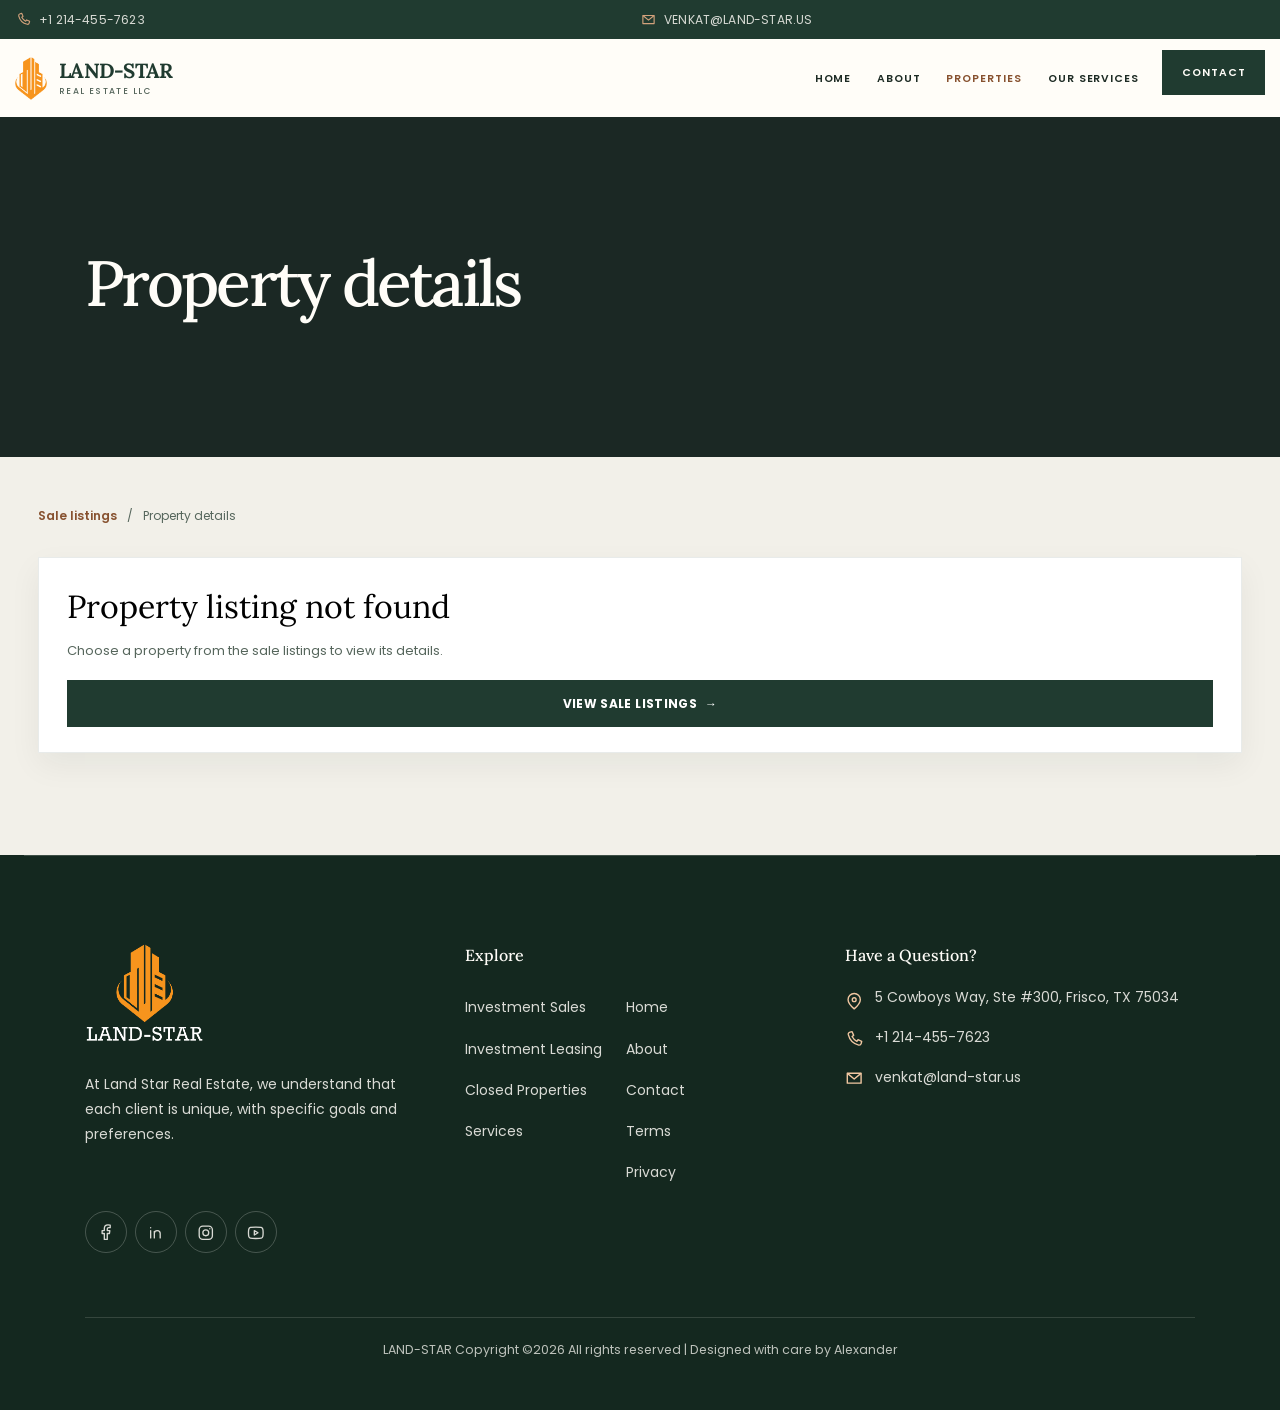
<file: property-listing.html>
<!DOCTYPE html>
<html lang="en">
  <head>
    <title>Property details | LAND-STAR</title>
    <meta charset="utf-8">
    <meta name="viewport" content="width=device-width, initial-scale=1, shrink-to-fit=no">
    <meta name="description" content="Explore LAND-STAR sale property details, images and available property documents.">
    <link href="https://fonts.googleapis.com/css?family=Poppins:200,300,400,500,600,700,800&display=swap" rel="stylesheet">
    <link href="https://fonts.googleapis.com/css?family=Lora:400,400i,700,700i&display=swap" rel="stylesheet">
    <link rel="stylesheet" href="css/animate.css">
    <link rel="stylesheet" href="css/magnific-popup.css">
    <link rel="stylesheet" href="css/aos.css">
    <link rel="stylesheet" href="css/style.css">
    <link rel="stylesheet" href="css/site.css">
    <link href="Images/favicon.png" rel="icon">
  </head>
  <body class="goto-here" id="property-detail-page">
    <div data-site-header></div>

    <div class="hero-wrap hero-bread property-detail-hero" id="property-hero">
      <div class="container">
        <div class="row no-gutters slider-text align-items-center justify-content-center">
          <div class="col-md-10 ftco-animate text-center">
            <h1 class="mb-2 bread" id="property-title">Property details</h1>
            <p class="property-hero-address" id="property-address"></p>
          </div>
        </div>
      </div>
    </div>

    <main>
      <section class="property-detail-section">
        <div class="container">
          <nav class="property-breadcrumb" aria-label="Breadcrumb">
            <a href="sale.html">Sale listings</a>
            <span aria-hidden="true">/</span>
            <span id="property-breadcrumb-name" aria-current="page">Property details</span>
          </nav>

          <div id="property-not-found" class="property-content-card" hidden>
            <h2>Property listing not found</h2>
            <p>Choose a property from the sale listings to view its details.</p>
            <a class="property-sidebar-button" href="sale.html">View sale listings <span aria-hidden="true">&rarr;</span></a>
          </div>

          <div id="property-details" hidden>
            <div class="property-detail-heading">
              <div>
                <h2 id="property-heading"></h2>
                <p id="property-subtitle"></p>
              </div>
              <a class="btn property-contact-button" id="property-contact" href="#">Contact LAND-STAR <span aria-hidden="true">&rarr;</span></a>
            </div>

            <div class="row property-detail-layout">
              <div class="col-lg-8">
                <figure class="property-gallery property-image-viewer" id="property-gallery" aria-label="Property photo gallery"></figure>

                <section class="property-content-card" aria-labelledby="overview-heading">
                  <p class="property-section-label">PROPERTY OVERVIEW</p>
                  <h3 id="overview-heading"></h3>
                  <h4>Marketing description</h4>
                  <div id="property-description"></div>
                  <h4 class="property-highlights-title">Property highlights</h4>
                  <ul class="property-overview-highlights" id="property-highlights"></ul>
                </section>
              </div>

              <aside class="col-lg-4 property-sidebar" aria-label="Property highlights">
                <section class="property-facts-card">
                  <p class="property-section-label">AT A GLANCE</p>
                  <dl id="property-facts"></dl>
                  <a class="property-sidebar-button" id="property-request" href="#">Request information <span aria-hidden="true">&rarr;</span></a>
                </section>
                <section class="property-highlights-card">
                  <p class="property-section-label">DUE DILIGENCE</p>
                  <ul id="property-due-diligence"></ul>
                </section>

                <section class="property-content-card property-documents" aria-labelledby="documents-heading">
                  <p class="property-section-label">PROPERTY MATERIALS</p>
                  <h3 id="documents-heading">Marketing material &amp; property documents</h3>
                  <p id="property-documents-intro"></p>
                  <div class="property-document-list" id="property-document-list"></div>
                </section>

                <div class="property-listing-links">
                  <p>Properties are also listed on:</p>
                  <div class="property-listing-buttons" id="property-listing-buttons" aria-label="Other property listings"></div>
                </div>
              </aside>
            </div>

            <div class="property-disclaimer">
              <p>Property details and third-party listing materials are provided for general information and should be independently verified. Confirm current acreage, access, title, utilities, land-use requirements, environmental conditions and all approvals with qualified professionals and relevant agencies.</p>
            </div>

            <section class="property-map-section" aria-labelledby="property-map-heading">
              <div class="property-map-heading">
                <div>
                  <p class="property-section-label">PROPERTY LOCATION</p>
                  <h3 id="property-map-heading">Find the property</h3>
                </div>
                <a id="property-map-link" href="#" target="_blank" rel="noopener noreferrer">Open in Google Maps <span aria-hidden="true">&rarr;</span></a>
              </div>
              <iframe
                class="property-map-frame"
                id="property-map-frame"
                title="Map showing the property location"
                loading="lazy"
                referrerpolicy="no-referrer-when-downgrade"
                allowfullscreen>
              </iframe>
              <p class="property-map-coordinates" id="property-map-coordinates"></p>
            </section>
          </div>
        </div>
      </section>
    </main>

    <div data-site-footer></div>
    <script src="js/jquery.min.js"></script>
    <script src="js/jquery-migrate-3.0.1.min.js"></script>
    <script src="js/popper.min.js"></script>
    <script src="js/bootstrap.min.js"></script>
    <script src="js/jquery.easing.1.3.js"></script>
    <script src="js/jquery.waypoints.min.js"></script>
    <script src="js/jquery.stellar.min.js"></script>
    <script src="js/owl.carousel.min.js"></script>
    <script src="js/jquery.magnific-popup.min.js"></script>
    <script src="js/aos.js"></script>
    <script src="js/jquery.animateNumber.min.js"></script>
    <script src="js/scrollax.min.js"></script>
    <script src="js/site-header.js"></script>
    <script src="js/site-footer.js"></script>
    <script src="js/main.js"></script>
    <script src="js/property-listings.js"></script>
    <script src="js/property-gallery.js"></script>
  </body>
</html>
</file>
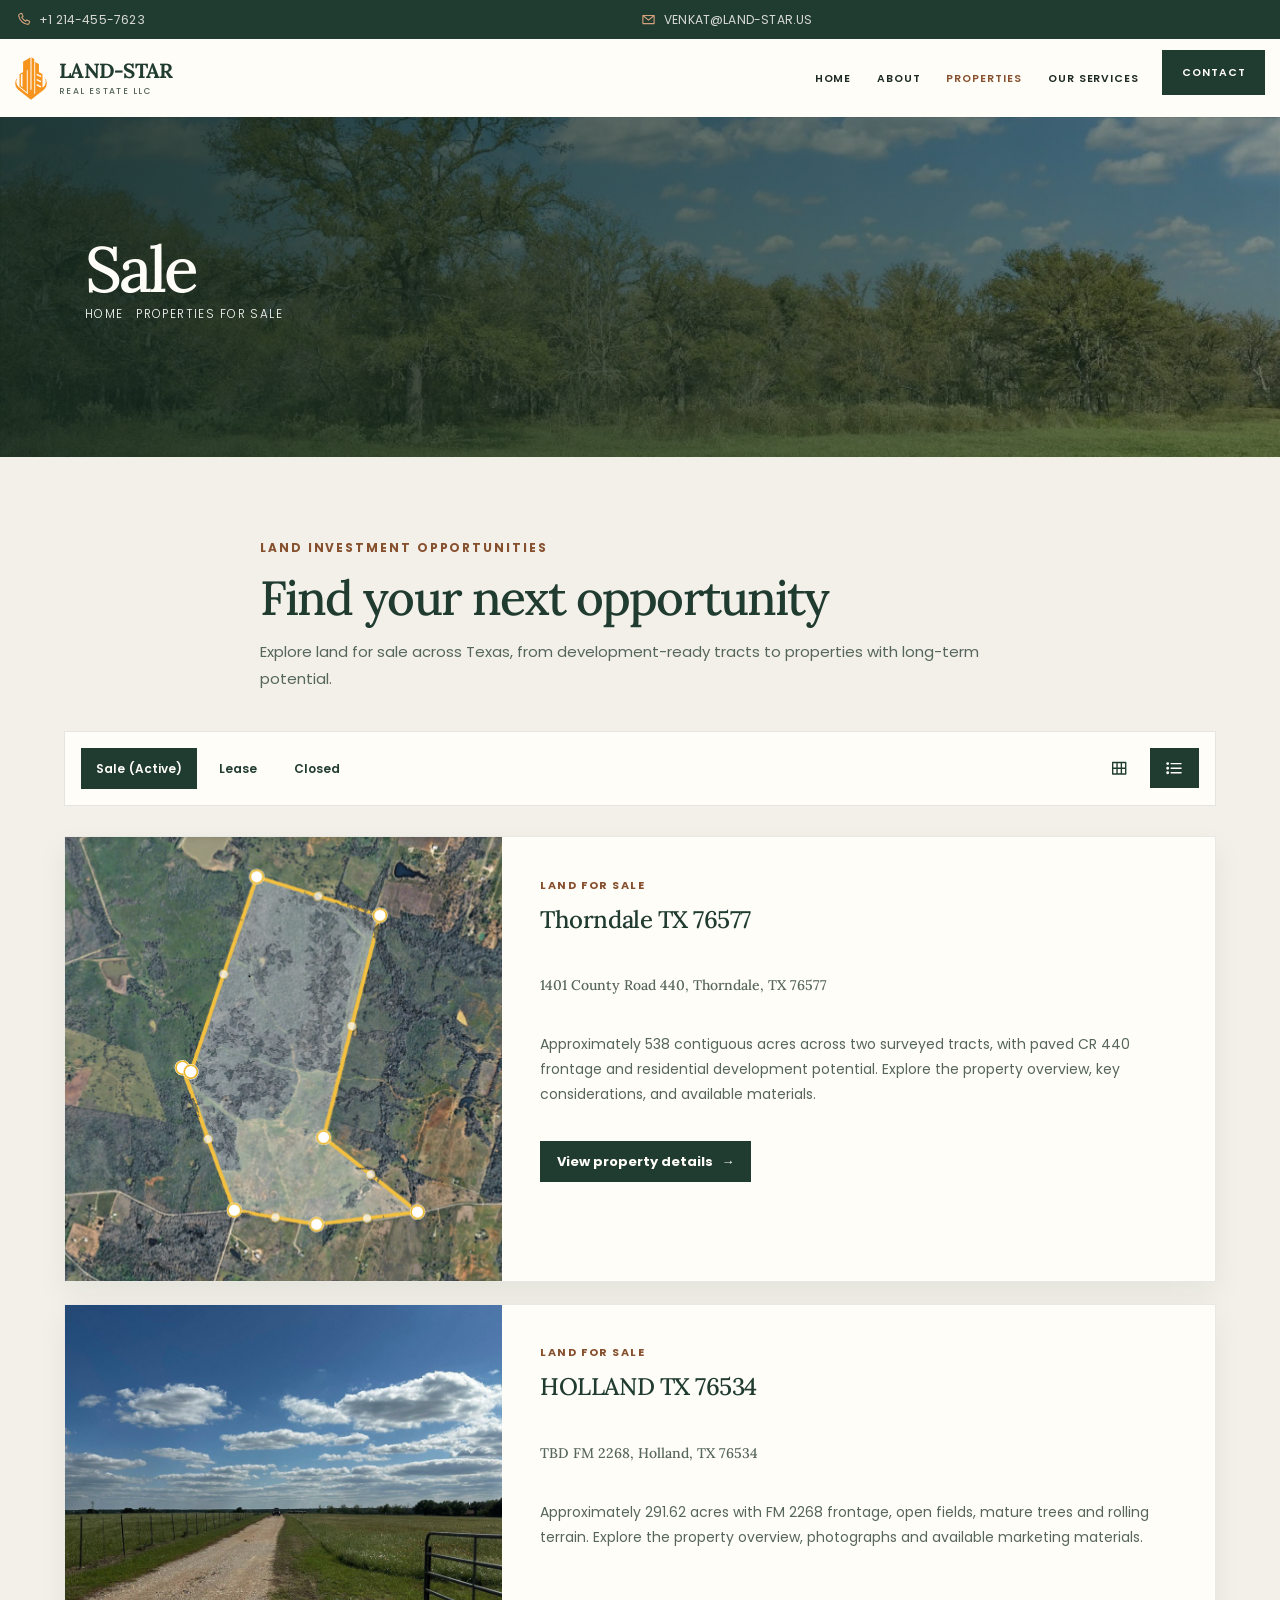
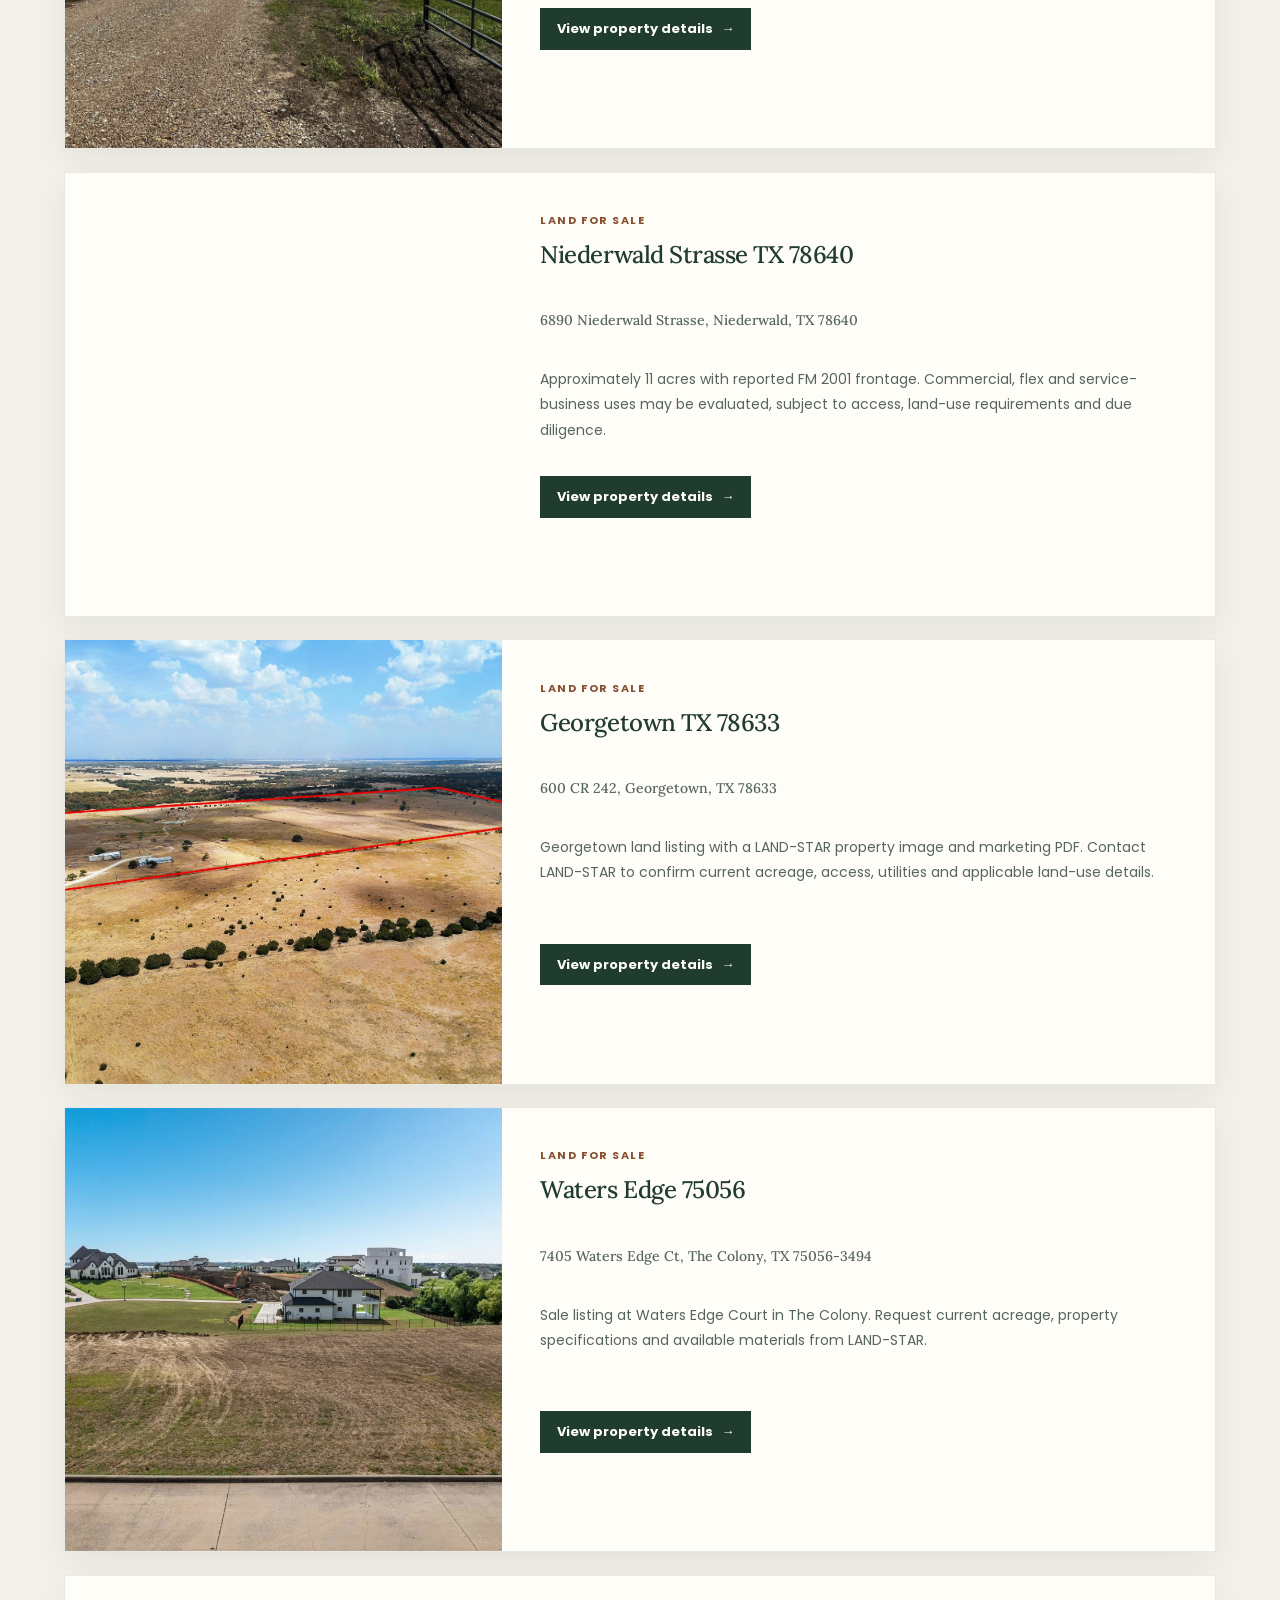
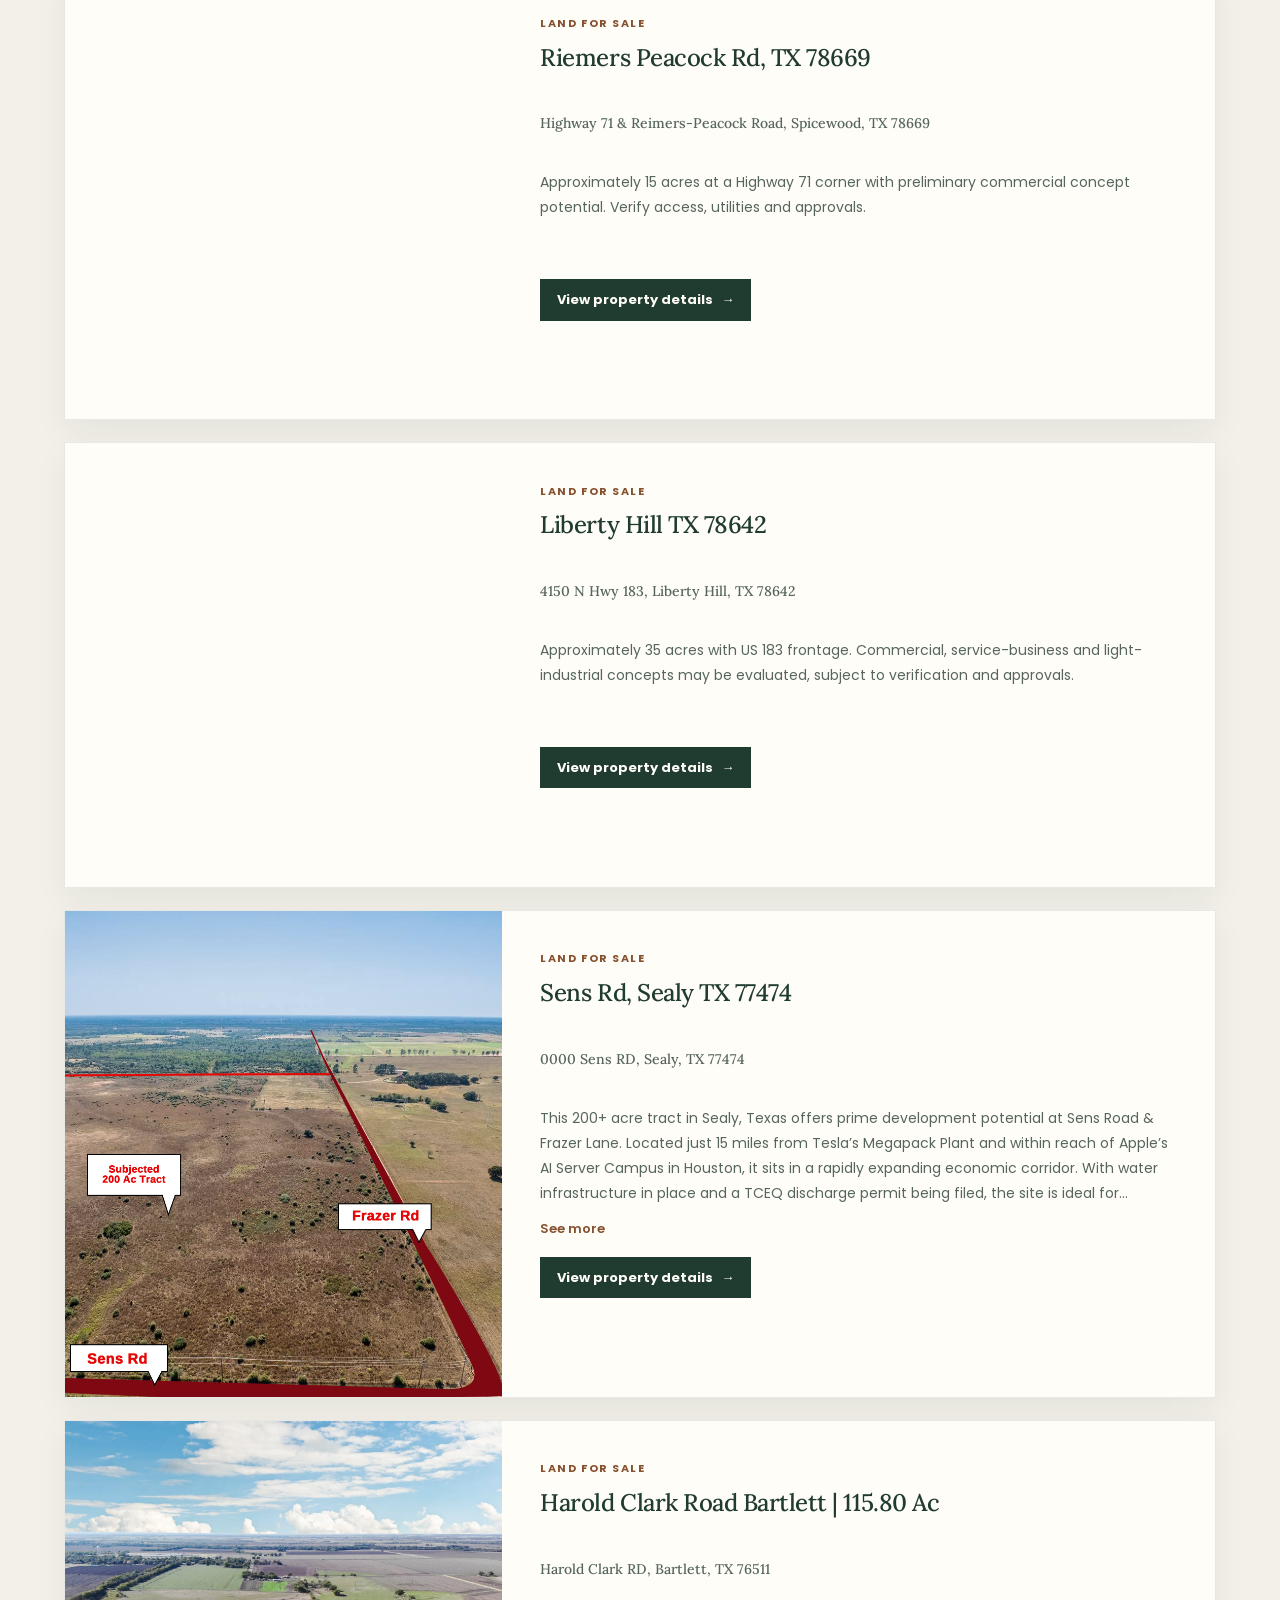
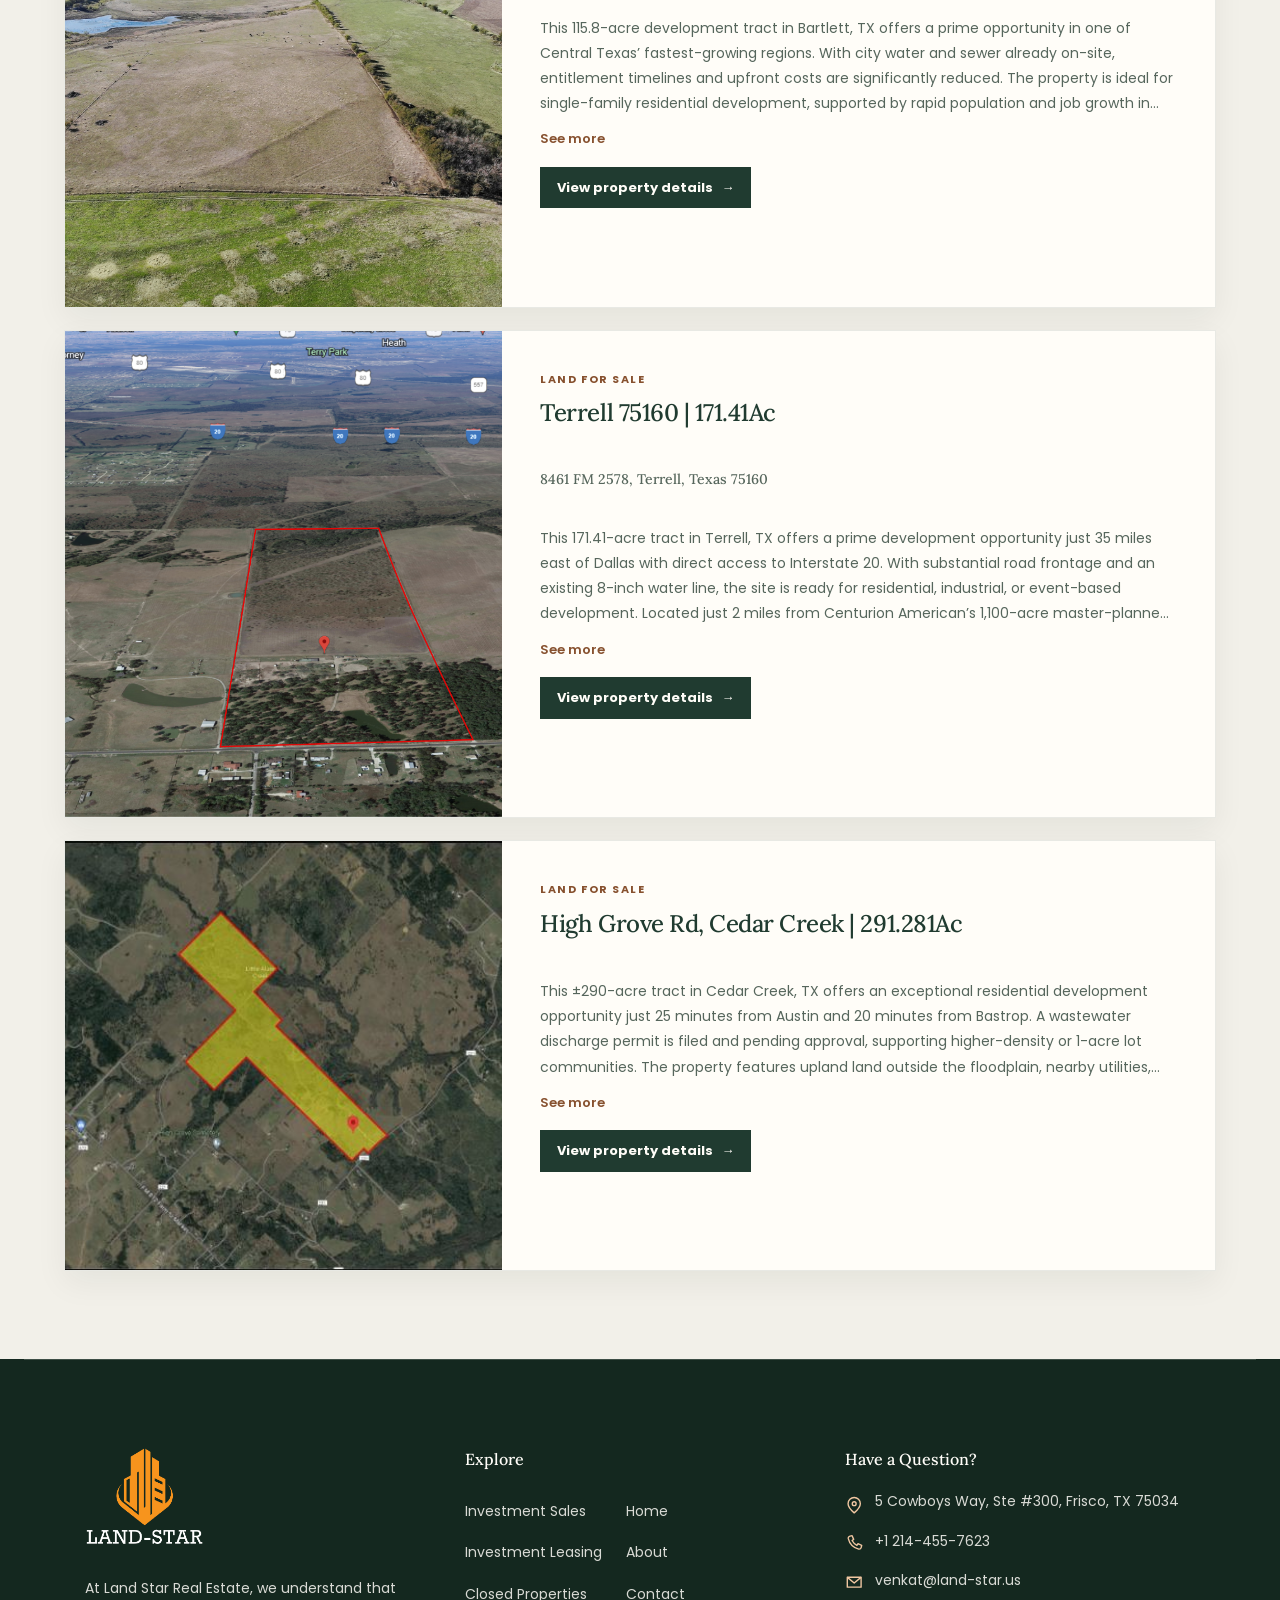
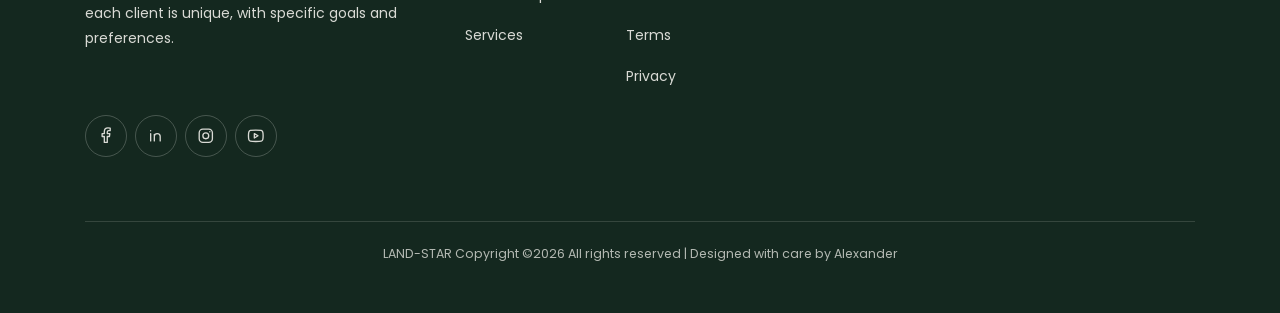
<file: sale.html>
<!DOCTYPE html>
<html lang="en">
  <head>
    <title>LAND-STAR : REAL ESTATE CONSULTING, INVESTMENT LEASING,PURCHASE,SALES</title>
    <meta charset="utf-8">
    <meta name="viewport" content="width=device-width, initial-scale=1, shrink-to-fit=no">

  <link rel="stylesheet" href="https://fonts.googleapis.com/css2?family=Poppins:wght@200;300;400;500;600;700;800&display=swap">
    <link rel="stylesheet" href="https://fonts.googleapis.com/css?family=Lora:400,400i,700,700i&display=swap" />
    <link rel="stylesheet" href="css/animate.css">

    <link rel="stylesheet" href="css/owl.carousel.min.css">
    <link rel="stylesheet" href="css/owl.theme.default.min.css">
    <link rel="stylesheet" href="css/magnific-popup.css">

    <link rel="stylesheet" href="css/aos.css">

    <link rel="stylesheet" href="css/bootstrap-datepicker.css">
    <link rel="stylesheet" href="css/jquery.timepicker.css">

    <link rel="stylesheet" href="css/style.css">
    <link rel="stylesheet" href="css/site.css"><link href="Images/favicon.png" rel="icon">

  </head>
  <body class="goto-here" id="sale-page">
    <div data-site-header></div>

    <div class="hero-wrap hero-bread" style="background-image: url('Images/1401-county-road-440-01.jpg');">
      <div class="container">
        <div class="row no-gutters slider-text align-items-center justify-content-center">
          <div class="col-md-9 ftco-animate text-center">
            <h1 class="mb-0 bread">Sale</h1>
            <p class="breadcrumbs"><span class="mr-2"><a href="index.html">Home</a></span> <span>Properties for sale</span></p>
          </div>
        </div>
      </div>
    </div>

    <section class="ftco-section ftco-degree-bg sale-section">
      <div class="container property-layout-grid" data-property-layout="list">

        <header class="sale-intro">
          <p class="sale-eyebrow">Land investment opportunities</p>
          <h2>Find your next opportunity</h2>
          <p>Explore land for sale across Texas, from development-ready tracts to properties with long-term potential.</p>
        </header>

        <div class="property-listing-controls">
          <nav class="property-category-filter" aria-label="Filter property category">
            <a href="sale.html" class="is-active" aria-current="page">Sale <span>(Active)</span></a>
            <a href="lease.html">Lease</a>
            <a href="close.html">Closed</a>
          </nav>
          <div class="property-view-controls" role="group" aria-label="Property layout">
            <button type="button" data-property-layout-choice="grid-3" aria-label="Show 3-column grid" title="3 columns" aria-pressed="false"><svg class="ui-icon property-view-icon" viewBox="0 0 24 24" aria-hidden="true" focusable="false"><path d="M3.5 4.5h17v15h-17zM9.17 4.5v15M14.83 4.5v15M3.5 12h17"/></svg></button>
            <button type="button" data-property-layout-choice="list" class="is-active" aria-label="Show list view" title="List view" aria-pressed="true"><svg class="ui-icon property-view-icon" viewBox="0 0 24 24" aria-hidden="true" focusable="false"><path d="M8 6h13M8 12h13M8 18h13"/><circle cx="3.5" cy="6" r="1"/><circle cx="3.5" cy="12" r="1"/><circle cx="3.5" cy="18" r="1"/></svg></button>
          </div>
        </div>

        <div class="col-md-12 d-flex ftco-animate">
          <div class="blog-entry align-self-stretch d-md-flex">
            <a href="property-1401-county-road-440.html" class="block-20" style="background-image: url('Images/1401-county-road-440.png');" aria-label="View the 1401 County Road 440 property"></a>
            <div class="text d-block pl-md-4">
              <span class="property-status">LAND FOR SALE</span>
              <h2><a class="sale-property-title" href="property-1401-county-road-440.html">Thorndale TX 76577</a></h2>
              <h3 class="heading">1401 County Road 440, Thorndale, TX 76577</h3>
              <p>Approximately 538 contiguous acres across two surveyed tracts, with paved CR 440 frontage and residential development potential. Explore the property overview, key considerations, and available materials.</p>
              <a class="property-details-link" href="property-1401-county-road-440.html">View property details <span aria-hidden="true">&rarr;</span></a>
            </div>
          </div>
        </div>

        <div class="col-md-12 d-flex ftco-animate">
          <div class="blog-entry align-self-stretch d-md-flex">
            <a href="property-fm-2268-holland.html" class="block-20" style="background-image: url('Images/Holland%201');" aria-label="View the FM 2268 Holland property"></a>
            <div class="text d-block pl-md-4">
              <span class="property-status">LAND FOR SALE</span>
              <h2><a class="sale-property-title" href="property-fm-2268-holland.html">HOLLAND TX 76534</a></h2>
              <h3 class="heading">TBD FM 2268, Holland, TX 76534</h3>
              <p>Approximately 291.62 acres with FM 2268 frontage, open fields, mature trees and rolling terrain. Explore the property overview, photographs and available marketing materials.</p>
              <a class="property-details-link" href="property-fm-2268-holland.html">View property details <span aria-hidden="true">&rarr;</span></a>
            </div>
          </div>
        </div>

        <div class="col-md-12 d-flex ftco-animate">
          <div class="blog-entry align-self-stretch d-md-flex">
            <a href="property-listing.html?property=niederwald" class="block-20" style="background-image: url('https://crexi.com/images/format=auto,width=900,height=600/assets/2670958/12cf70764bd349bf8178fd2d22a5b3ec.PNG');" aria-label="View 6890 Niederwald Strasse property details"></a>
            <div class="text d-block pl-md-4">
              <span class="property-status">LAND FOR SALE</span>
              <h2><a class="sale-property-title" href="property-listing.html?property=niederwald">Niederwald Strasse TX 78640</a></h2>
              <h3 class="heading">6890 Niederwald Strasse, Niederwald, TX 78640</h3>
              <p>Approximately 11 acres with reported FM 2001 frontage. Commercial, flex and service-business uses may be evaluated, subject to access, land-use requirements and due diligence.</p>
              <a class="property-details-link" href="property-listing.html?property=niederwald">View property details <span aria-hidden="true">&rarr;</span></a>
            </div>
          </div>
        </div>

        <div class="col-md-12 d-flex ftco-animate">
          <div class="blog-entry align-self-stretch d-md-flex">
            <a href="property-listing.html?property=georgetown" class="block-20" style="background-image: url('Images/Co%20Rd%20242%20600%20Georgetown.jpg');" aria-label="View 600 CR 242 Georgetown property details"></a>
            <div class="text d-block pl-md-4">
              <span class="property-status">LAND FOR SALE</span>
              <h2><a class="sale-property-title" href="property-listing.html?property=georgetown">Georgetown TX 78633</a></h2>
              <h3 class="heading">600 CR 242, Georgetown, TX 78633</h3>
              <p>Georgetown land listing with a LAND-STAR property image and marketing PDF. Contact LAND-STAR to confirm current acreage, access, utilities and applicable land-use details.</p>
              <a class="property-details-link" href="property-listing.html?property=georgetown">View property details <span aria-hidden="true">&rarr;</span></a>
            </div>
          </div>
        </div>

        <div class="col-md-12 d-flex ftco-animate">
          <div class="blog-entry align-self-stretch d-md-flex">
            <a href="property-listing.html?property=waters-edge" class="block-20" style="background-image: url('Images/waters-edge-75056-01.jpg');" aria-label="View 7405 Waters Edge Court property details"></a>
            <div class="text d-block pl-md-4">
              <span class="property-status">LAND FOR SALE</span>
              <h2><a class="sale-property-title" href="property-listing.html?property=waters-edge">Waters Edge 75056</a></h2>
              <h3 class="heading">7405 Waters Edge Ct, The Colony, TX 75056-3494</h3>
              <p>Sale listing at Waters Edge Court in The Colony. Request current acreage, property specifications and available materials from LAND-STAR.</p>
              <a class="property-details-link" href="property-listing.html?property=waters-edge">View property details <span aria-hidden="true">&rarr;</span></a>
            </div>
          </div>
        </div>

        <div class="col-md-12 d-flex ftco-animate">
          <div class="blog-entry align-self-stretch d-md-flex">
            <a href="property-listing.html?property=spicewood" class="block-20" style="background-image: url('https://crexi.com/images/format=auto,width=900,height=600/assets/2443403/bd44e02be15f43218e0b329d73698dd8.JPG');" aria-label="View Reimers-Peacock Road property details"></a>
            <div class="text d-block pl-md-4">
              <span class="property-status">LAND FOR SALE</span>
              <h2><a class="sale-property-title" href="property-listing.html?property=spicewood">Riemers Peacock Rd, TX 78669</a></h2>
              <h3 class="heading">Highway 71 &amp; Reimers-Peacock Road, Spicewood, TX 78669</h3>
              <p>Approximately 15 acres at a Highway 71 corner with preliminary commercial concept potential. Verify access, utilities and approvals.</p>
              <a class="property-details-link" href="property-listing.html?property=spicewood">View property details <span aria-hidden="true">&rarr;</span></a>
            </div>
          </div>
        </div>

        <div class="col-md-12 d-flex ftco-animate">
          <div class="blog-entry align-self-stretch d-md-flex">
            <a href="property-listing.html?property=liberty-hill" class="block-20" style="background-image: url('https://crexi.com/images/format=auto,width=900,height=600/assets/1993996/f9420d6ec42240e4832709297aaeb0c3.JPG');" aria-label="View 4150 North Highway 183 property details"></a>
            <div class="text d-block pl-md-4">
              <span class="property-status">LAND FOR SALE</span>
              <h2><a class="sale-property-title" href="property-listing.html?property=liberty-hill">Liberty Hill TX 78642</a></h2>
              <h3 class="heading">4150 N Hwy 183, Liberty Hill, TX 78642</h3>
              <p>Approximately 35 acres with US 183 frontage. Commercial, service-business and light-industrial concepts may be evaluated, subject to verification and approvals.</p>
              <a class="property-details-link" href="property-listing.html?property=liberty-hill">View property details <span aria-hidden="true">&rarr;</span></a>
            </div>
          </div>
        </div>

		          <div class="col-md-12 d-flex ftco-animate">
		            <div class="blog-entry align-self-stretch d-md-flex">
		              <a href="property-listing.html?property=sealy" class="block-20" style="background-image: url('Images/sealy image.jpg');" aria-label="View Sens Road Sealy property">
		              </a>
		              <div class="text d-block pl-md-4">
                <span class="property-status">LAND FOR SALE</span>
                <h2><a class="sale-property-title" href="property-listing.html?property=sealy">Sens Rd, Sealy TX 77474</a></h2>
		                <h3 class="heading"><a href="#">

0000 Sens RD, Sealy, TX 77474</a></h3>
		                <p>This 200+ acre tract in Sealy, Texas offers prime development potential at Sens Road & Frazer Lane. Located just 15 miles from Tesla’s Megapack Plant and within reach of Apple’s AI Server Campus in Houston, it sits in a rapidly expanding economic corridor. With water infrastructure in place and a TCEQ discharge permit being filed, the site is ideal for residential subdivision development. Its proximity to Highway 36 and Interstate 10 also makes it suitable for light industrial or logistics uses. An Ag exemption keeps holding costs low, boosting long-term investment value. A strong demand for housing and industrial facilities in the area enhances its development appeal.</p>


               <a class="property-details-link" href="property-listing.html?property=sealy">View property details <span aria-hidden="true">&rarr;</span></a>


		              </div>
		            </div>
		          </div>



		          <div class="col-md-12 d-flex ftco-animate">
		            <div class="blog-entry align-self-stretch d-md-flex">
		              <a href="property-listing.html?property=bartlett" class="block-20" style="background-image: url('Images/bartlett image.jpg');" aria-label="View Harold Clark Road Bartlett property">
		              </a>
		              <div class="text d-block pl-md-4">
                <span class="property-status">LAND FOR SALE</span>
                <h2><a class="sale-property-title" href="property-listing.html?property=bartlett">Harold Clark Road Bartlett | 115.80 Ac</a></h2>
		                <h3 class="heading"><a href="#">

Harold Clark RD, Bartlett, TX 76511</a></h3>
		                <p>This 115.8-acre development tract in Bartlett, TX offers a prime opportunity in one of Central Texas’ fastest-growing regions. With city water and sewer already on-site, entitlement timelines and upfront costs are significantly reduced. The property is ideal for single-family residential development, supported by rapid population and job growth in nearby Georgetown, Jarrell, and Taylor. Its location just minutes from Highway 95 provides direct access to major economic drivers, including the Samsung Taylor Mega Plant and Hutto Mega Site. Positioned squarely in the path of progress, this tract is well-suited for developers or investors seeking strong future returns.</p>


               <a class="property-details-link" href="property-listing.html?property=bartlett">View property details <span aria-hidden="true">&rarr;</span></a>


		              </div>
		            </div>
		          </div>


                  <div class="col-md-12 d-flex ftco-animate">
		            <div class="blog-entry align-self-stretch d-md-flex">
		              <a href="property-listing.html?property=terrell" class="block-20" style="background-image: url('Images/FM%202578%20Terrell-171ac.jpg');" aria-label="View FM 2578 Terrell property">
		              </a>
		              <div class="text d-block pl-md-4">
                <span class="property-status">LAND FOR SALE</span>
                <h2><a class="sale-property-title" href="property-listing.html?property=terrell">Terrell 75160 | 171.41Ac</a></h2>
		                <h3 class="heading"><a href="#">

8461 FM 2578, Terrell, Texas 75160</a></h3>
		                <p>This 171.41-acre tract in Terrell, TX offers a prime development opportunity just 35 miles east of Dallas with direct access to Interstate 20. With substantial road frontage and an existing 8-inch water line, the site is ready for residential, industrial, or event-based development. Located just 2 miles from Centurion American’s 1,100-acre master-planned community, it sits in a rapidly expanding corridor with strong demand for housing and commerce. The level topography supports cost-efficient site preparation, while inclusion in Community ISD enhances family-oriented appeal. Proximity to retail growth and regional infrastructure adds long-term investment value, making this a standout opportunity for developers and investors.</p>



                  <a class="property-details-link" href="property-listing.html?property=terrell">View property details <span aria-hidden="true">&rarr;</span></a>

		              </div>
		            </div>
		          </div>



                  <div class="col-md-12 d-flex ftco-animate">
		            <div class="blog-entry align-self-stretch d-md-flex">
		              <a href="property-listing.html?property=cedar-creek" class="block-20" style="background-image: url('Images/Cedar-Creek-picture.JPG');" aria-label="View High Grove Road Cedar Creek property">
		              </a>
		              <div class="text d-block pl-md-4">
                <span class="property-status">LAND FOR SALE</span>
                <h2><a class="sale-property-title" href="property-listing.html?property=cedar-creek">High Grove Rd, Cedar Creek | 291.281Ac

 </a></h2>

		                <p>This ±290-acre tract in Cedar Creek, TX offers an exceptional residential development opportunity just 25 minutes from Austin and 20 minutes from Bastrop. A wastewater discharge permit is filed and pending approval, supporting higher-density or 1-acre lot communities. The property features upland land outside the floodplain, nearby utilities, and no zoning or HOA restrictions. With convenient access to major routes including SH 71, Hwy 21, Hwy 304, 183, and 130, it provides excellent regional connectivity. Positioned near major economic hubs such as Tesla GigaTexas and ABIA, the site benefits from strong growth drivers. Ideal for phased or large-scale residential execution, this tract offers both investment strength and development flexibility.</p>



                  <a class="property-details-link" href="property-listing.html?property=cedar-creek">View property details <span aria-hidden="true">&rarr;</span></a>

		              </div>
		            </div>
		          </div>







		          </div>






      </div>
    </section> <!-- .section -->

    <div data-site-footer></div>



  <!-- loader -->
  <div id="ftco-loader" class="show fullscreen"><svg class="circular" width="48px" height="48px"><circle class="path-bg" cx="24" cy="24" r="22" fill="none" stroke-width="4" stroke="#eeeeee"/><circle class="path" cx="24" cy="24" r="22" fill="none" stroke-width="4" stroke-miterlimit="10" stroke="#F96D00"/></svg></div>


  <script src="js/jquery.min.js"></script>
  <script src="js/jquery-migrate-3.0.1.min.js"></script>
  <script src="js/popper.min.js"></script>
  <script src="js/bootstrap.min.js"></script>
  <script src="js/jquery.easing.1.3.js"></script>
  <script src="js/jquery.waypoints.min.js"></script>
  <script src="js/jquery.stellar.min.js"></script>
  <script src="js/owl.carousel.min.js"></script>
  <script src="js/jquery.magnific-popup.min.js"></script>
  <script src="js/aos.js"></script>
  <script src="js/jquery.animateNumber.min.js"></script>
  <script src="js/bootstrap-datepicker.js"></script>
  <script src="js/scrollax.min.js"></script>
  <script src="js/site-header.js"></script>
  <script src="js/site-footer.js"></script>
  <script src="js/main.js"></script>
  <script>
    document.querySelectorAll('.sale-section .blog-entry').forEach(function (card, index) {
      var description = card.querySelector('.text > p');
      if (!description) {
        return;
      }

      description.id = 'sale-description-' + (index + 1);

      var toggle = document.createElement('button');
      toggle.className = 'sale-see-more';
      toggle.type = 'button';
      toggle.setAttribute('aria-controls', description.id);
      toggle.setAttribute('aria-expanded', 'false');
      toggle.textContent = 'See more';
      description.insertAdjacentElement('afterend', toggle);

      var detailsLink = card.querySelector('.property-details-link');
      if (detailsLink) {
        toggle.insertAdjacentElement('afterend', detailsLink);
      }

      if (description.scrollHeight <= description.clientHeight + 1) {
        toggle.hidden = true;
      }

      toggle.addEventListener('click', function () {
        var expanded = card.classList.toggle('is-expanded');
        toggle.setAttribute('aria-expanded', String(expanded));
        toggle.textContent = expanded ? 'See less' : 'See more';
      });
    });
  </script>
  <script src="js/property-view-controls.js"></script>

  </body>
</html>
</file>
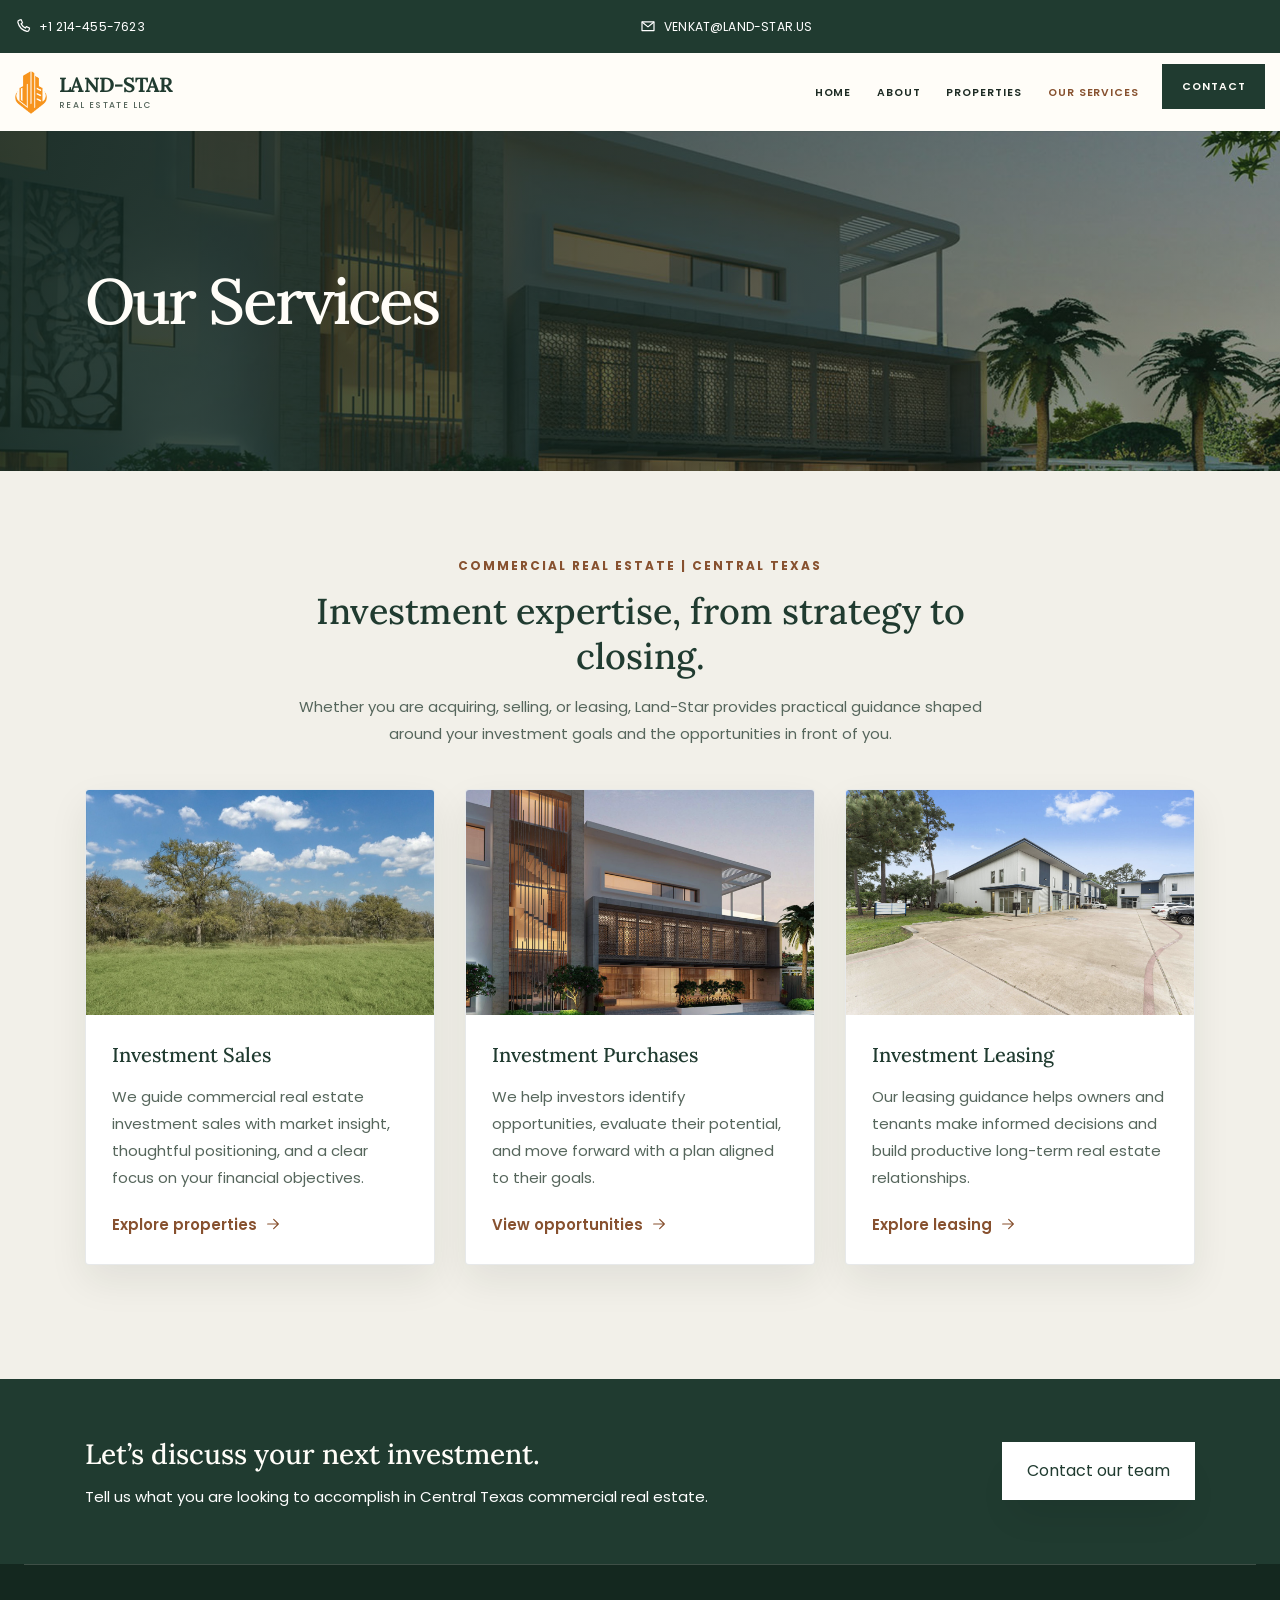
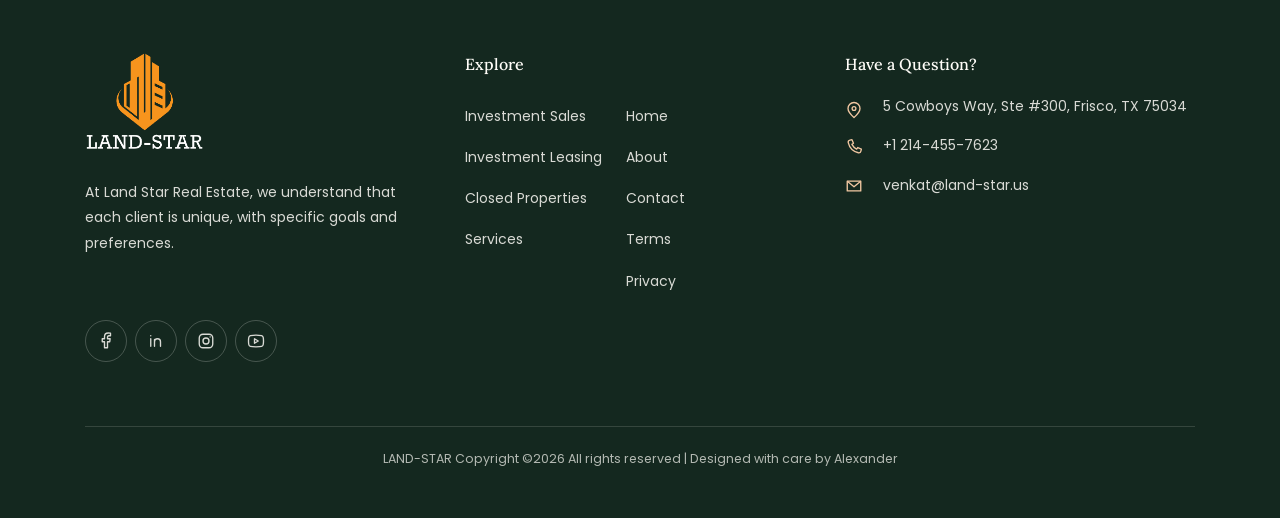
<file: services.html>
<!DOCTYPE html>
<html lang="en">
  <head>
    <title>LAND-STAR : REAL ESTATE CONSULTING, INVESTMENT LEASING,PURCHASE,SALES</title>
    <meta charset="utf-8">
    <meta name="viewport" content="width=device-width, initial-scale=1, shrink-to-fit=no">

    <link href="https://fonts.googleapis.com/css?family=Poppins:200,300,400,500,600,700,800&display=swap" rel="stylesheet">
    <link href="https://fonts.googleapis.com/css?family=Lora:400,400i,700,700i&display=swap" rel="stylesheet">
    <link href="https://fonts.googleapis.com/css?family=Amatic+SC:400,700&display=swap" rel="stylesheet">

    <link rel="stylesheet" href="css/animate.css">

    <link rel="stylesheet" href="css/owl.carousel.min.css">
    <link rel="stylesheet" href="css/owl.theme.default.min.css">
    <link rel="stylesheet" href="css/magnific-popup.css">

    <link rel="stylesheet" href="css/aos.css">

    <link rel="stylesheet" href="css/bootstrap-datepicker.css">
    <link rel="stylesheet" href="css/jquery.timepicker.css">


    <link rel="stylesheet" href="css/style.css">
    <link rel="stylesheet" href="css/site.css">
    <link href="Images/favicon.png" rel="icon">

  </head>
  <body class="goto-here" id="services-page">
    <div data-site-header></div>

    <div class="hero-wrap hero-bread services-hero" style="background-image: url('Images/bg_2.jpg');">
      <div class="container">
        <div class="row no-gutters slider-text align-items-center justify-content-center">
          <div class="col-md-9 ftco-animate text-center">
            <h1 class="mb-0 bread">Our Services</h1>
          </div>
        </div>
      </div>
    </div>

    <main>
      <section class="services-content bg-light">
        <div class="container">
          <div class="services-heading">
            <span class="services-eyebrow">Commercial real estate | Central Texas</span>
            <h2>Investment expertise, from strategy to closing.</h2>
            <p>Whether you are acquiring, selling, or leasing, Land-Star provides practical guidance shaped around your investment goals and the opportunities in front of you.</p>
          </div>
          <div class="row">
            <div class="col-md-4 mb-4">
              <article class="service-card">
                <img src="Images/1401-county-road-440-01.jpg" alt="Open commercial land in Texas">
                <div class="service-card-copy">
                  <h3>Investment Sales</h3>
                  <p>We guide commercial real estate investment sales with market insight, thoughtful positioning, and a clear focus on your financial objectives.</p>
                  <a class="service-link" href="sale.html">Explore properties <svg class="ui-icon" viewBox="0 0 24 24" aria-hidden="true" focusable="false"><path d="M4 12h15M13 5l7 7-7 7"/></svg></a>
                </div>
              </article>
            </div>
            <div class="col-md-4 mb-4">
              <article class="service-card">
                <img src="Images/bg_2.jpg" alt="Modern commercial office and retail property">
                <div class="service-card-copy">
                  <h3>Investment Purchases</h3>
                  <p>We help investors identify opportunities, evaluate their potential, and move forward with a plan aligned to their goals.</p>
                  <a class="service-link" href="sale.html">View opportunities <svg class="ui-icon" viewBox="0 0 24 24" aria-hidden="true" focusable="false"><path d="M4 12h15M13 5l7 7-7 7"/></svg></a>
                </div>
              </article>
            </div>
            <div class="col-md-4 mb-4">
              <article class="service-card">
                <img src="Images/32411 image.jpg" alt="Commercial flex and showroom space">
                <div class="service-card-copy">
                  <h3>Investment Leasing</h3>
                  <p>Our leasing guidance helps owners and tenants make informed decisions and build productive long-term real estate relationships.</p>
                  <a class="service-link" href="lease.html">Explore leasing <svg class="ui-icon" viewBox="0 0 24 24" aria-hidden="true" focusable="false"><path d="M4 12h15M13 5l7 7-7 7"/></svg></a>
                </div>
              </article>
            </div>
          </div>
        </div>
      </section>
      <section class="services-cta bg-primary">
        <div class="container">
          <div class="row align-items-center">
            <div class="col-md-8 text-white">
              <h2>Let’s discuss your next investment.</h2>
              <p>Tell us what you are looking to accomplish in Central Texas commercial real estate.</p>
            </div>
            <div class="col-md-4 mt-3 mt-md-0 text-md-right">
              <a href="contact.html" class="btn btn-white px-4 py-3">Contact our team</a>
            </div>
          </div>
        </div>
      </section>
    </main>

    <div data-site-footer></div>



  <!-- loader -->
  <div id="ftco-loader" class="show fullscreen"><svg class="circular" width="48px" height="48px"><circle class="path-bg" cx="24" cy="24" r="22" fill="none" stroke-width="4" stroke="#eeeeee"/><circle class="path" cx="24" cy="24" r="22" fill="none" stroke-width="4" stroke-miterlimit="10" stroke="#F96D00"/></svg></div>


  <script src="js/jquery.min.js"></script>
  <script src="js/jquery-migrate-3.0.1.min.js"></script>
  <script src="js/popper.min.js"></script>
  <script src="js/bootstrap.min.js"></script>
  <script src="js/jquery.easing.1.3.js"></script>
  <script src="js/jquery.waypoints.min.js"></script>
  <script src="js/jquery.stellar.min.js"></script>
  <script src="js/owl.carousel.min.js"></script>
  <script src="js/jquery.magnific-popup.min.js"></script>
  <script src="js/aos.js"></script>
  <script src="js/jquery.animateNumber.min.js"></script>
  <script src="js/bootstrap-datepicker.js"></script>
  <script src="js/scrollax.min.js"></script>
  <script src="js/site-header.js"></script>
  <script src="js/site-footer.js"></script>
  <script src="js/main.js"></script>

  </body>
</html>
</file>
<file: css/site.css>
:root {
  --land-star-orange: #87512f;
  --land-star-ink: #1d2b24;
  --land-star-muted: #56665c;
  --land-star-paper: #fffdf8;
  --land-star-soft: #f2f0e9;
  --land-star-forest: #203b30;
  --land-star-forest-deep: #14281f;
  --land-star-stone: #e4e0d4;
}

html {
  scroll-behavior: smooth;
}

body {
  color: var(--land-star-ink);
}

.ui-icon {
  display: block;
  width: 1.15rem;
  height: 1.15rem;
  fill: none;
  stroke: currentColor;
  stroke-linecap: round;
  stroke-linejoin: round;
  stroke-width: 1.8;
}

.topper .icon {
  color: var(--land-star-paper);
}

.topper .text {
  color: var(--land-star-paper);
  text-decoration: none;
}

.ftco-navbar-light {
  background: var(--land-star-paper) !important;
  box-shadow: 0 8px 28px rgba(33, 37, 41, 0.07);
}

.ftco-navbar-light .container {
  min-height: 86px;
}

.ftco-navbar-light .navbar-brand {
  display: inline-flex;
  align-items: center;
  gap: 0.65rem;
  margin-right: 2rem;
  color: var(--land-star-orange);
  font-size: 1.3rem;
  font-weight: 700;
  line-height: 1.15;
}

.ftco-navbar-light .navbar-brand img {
  width: 56px;
  height: 52px;
  object-fit: contain;
}

.ftco-navbar-light .navbar-brand small {
  display: block;
  margin-top: 0.25rem;
  color: var(--land-star-muted);
  font-size: 0.58rem;
  font-weight: 500;
  letter-spacing: 0.12em;
  text-transform: uppercase;
}

.ftco-navbar-light .navbar-nav > .nav-item > .nav-link {
  padding: 1.2rem 0.9rem;
  color: var(--land-star-ink);
  font-size: 0.74rem;
  font-weight: 600;
  letter-spacing: 0.09em;
  text-transform: uppercase;
}

.ftco-navbar-light .navbar-nav > .nav-item.active > .nav-link,
.ftco-navbar-light .navbar-nav > .nav-item > .nav-link:hover {
  color: var(--land-star-orange);
}

.ftco-navbar-light .navbar-toggler {
  border-color: rgba(33, 37, 41, 0.14);
  color: var(--land-star-ink);
}

.menu-icon {
  display: inline-block;
  width: 1rem;
  height: 1rem;
  vertical-align: -0.15em;
}

.home-eyebrow {
  display: inline-block;
  margin-bottom: 1rem;
  color: #f6a63e;
  font-size: 0.68rem;
  font-weight: 700;
  letter-spacing: 0.17em;
  text-transform: uppercase;
}

.home-eyebrow-dark {
  color: #a45b0b;
}

.commercial-hero {
  padding: 0;
  background: #f3f1eb;
}

.commercial-hero > .container {
  width: 100%;
  max-width: none;
  margin: 0;
  padding-right: 0;
  padding-left: 0;
}

.commercial-hero-grid {
  display: grid;
  grid-template-columns: minmax(0, 0.9fr) minmax(0, 1.1fr);
  min-height: 600px;
  min-height: clamp(600px, calc(100vh - 195px), 850px);
  min-height: clamp(600px, calc(100svh - 195px), 850px);
  overflow: hidden;
  background: #1d2b25;
}

.commercial-hero-copy {
  display: flex;
  flex-direction: column;
  align-items: flex-start;
  justify-content: center;
  padding: clamp(3rem, 7vw, 8rem);
  color: var(--land-star-paper);
}

.commercial-hero-copy h1 {
  margin-bottom: 1.2rem;
  color: var(--land-star-paper);
  font-size: clamp(2.8rem, 5.2vw, 5.25rem);
  font-weight: 700;
  letter-spacing: -0.065em;
  line-height: 1.02;
}

.commercial-hero-copy h1 span {
  color: #f6a63e;
}

.commercial-hero-copy > p {
  max-width: 460px;
  margin-bottom: 1.8rem;
  color: rgba(255, 255, 255, 0.78);
  font-size: 1rem;
  line-height: 1.8;
}

.commercial-hero-actions {
  display: flex;
  flex-wrap: wrap;
  align-items: center;
  gap: 1.35rem;
}

.home-button {
  display: inline-flex;
  min-height: 50px;
  align-items: center;
  justify-content: center;
  gap: 0.7rem;
  padding: 0.85rem 1.2rem;
  font-size: 0.72rem;
  font-weight: 700;
  letter-spacing: 0.06em;
  text-transform: uppercase;
  transition: background 180ms ease, color 180ms ease, transform 180ms ease;
}

.home-button:hover {
  transform: translateY(-2px);
  text-decoration: none;
}

.home-button-primary {
  background: var(--land-star-orange);
  color: var(--land-star-paper);
}

.home-button-primary:hover,
.home-button-primary:focus {
  background: var(--land-star-paper);
  color: var(--land-star-ink);
}

.home-button-quiet {
  min-height: auto;
  padding-right: 0;
  padding-left: 0;
  color: var(--land-star-paper);
  text-decoration: underline;
  text-decoration-color: var(--land-star-orange);
  text-underline-offset: 5px;
}

.home-button-quiet:hover,
.home-button-quiet:focus {
  color: #f6a63e;
}

.hero-specialties {
  display: flex;
  flex-wrap: wrap;
  gap: 0.65rem 1.2rem;
  margin-top: 2.2rem;
  padding-top: 1rem;
  border-top: 1px solid rgba(255, 255, 255, 0.18);
  color: rgba(255, 255, 255, 0.68);
  font-size: 0.66rem;
  font-weight: 600;
  letter-spacing: 0.08em;
  text-transform: uppercase;
}

.hero-specialties span + span::before {
  margin-right: 1.2rem;
  color: var(--land-star-orange);
  content: "/";
}

.commercial-hero-image {
  position: relative;
  min-height: 0;
  overflow: hidden;
  background: #435149;
}

.hero-slide {
  position: absolute;
  inset: 0;
  overflow: hidden;
  opacity: 0;
  transition: opacity 900ms ease;
}

.hero-slide.is-active {
  z-index: 1;
  opacity: 1;
}

.hero-slide img {
  display: block;
  width: 100%;
  height: 100%;
  object-fit: cover;
  transform: scale(1.035);
  transition: transform 6500ms ease;
}

.hero-slide.is-active img {
  transform: scale(1);
}

.commercial-hero-image::after {
  position: absolute;
  z-index: 2;
  inset: 45% 0 0;
  background: linear-gradient(180deg, transparent, rgba(18, 27, 22, 0.68));
  content: "";
}

.hero-image-note {
  position: absolute;
  z-index: 3;
  right: 7rem;
  bottom: 1.75rem;
  left: 1.75rem;
  display: flex;
  flex-direction: column;
  gap: 0.4rem;
  color: var(--land-star-paper);
}

.hero-image-note span {
  color: #ffc16f;
  font-size: 0.62rem;
  font-weight: 700;
  letter-spacing: 0.15em;
}

.hero-image-note strong {
  max-width: 370px;
  font-size: clamp(1.25rem, 2.3vw, 2rem);
  font-weight: 600;
  letter-spacing: -0.035em;
  line-height: 1.2;
}

.hero-image-index {
  position: absolute;
  z-index: 3;
  top: 1.5rem;
  right: 1.5rem;
  color: var(--land-star-paper);
  font-size: 0.62rem;
  font-weight: 700;
  letter-spacing: 0.15em;
}

.hero-slide-controls {
  position: absolute;
  z-index: 4;
  right: 1.5rem;
  bottom: 1.65rem;
  display: flex;
  align-items: center;
  gap: 0.8rem;
}

.hero-slide-toggle,
.hero-slide-dot {
  display: inline-flex;
  align-items: center;
  justify-content: center;
  padding: 0;
  border: 0;
  background: transparent;
  color: var(--land-star-paper);
  cursor: pointer;
}

.hero-slide-toggle {
  width: 1.8rem;
  height: 1.8rem;
  border: 1px solid rgba(255, 255, 255, 0.7);
  border-radius: 50%;
}

.hero-slide-toggle-icon {
  font-size: 0.65rem;
  font-weight: 700;
  line-height: 1;
}

.hero-slide-dots {
  display: flex;
  align-items: center;
  gap: 0.4rem;
}

.hero-slide-dot {
  width: 0.55rem;
  height: 0.55rem;
  border: 1px solid var(--land-star-paper);
  border-radius: 50%;
  opacity: 0.75;
}

.hero-slide-dot.is-active {
  background: var(--land-star-paper);
  opacity: 1;
}

.hero-slide-toggle:focus-visible,
.hero-slide-dot:focus-visible {
  outline: 2px solid #ffc16f;
  outline-offset: 3px;
}

.hero-bottom-line {
  display: grid;
  grid-template-columns: repeat(3, 1fr) auto;
  align-items: center;
  gap: 1rem;
  min-height: 74px;
  padding: 0 clamp(1.5rem, 5vw, 5rem);
  background: var(--land-star-paper);
}

.hero-bottom-line > span {
  color: var(--land-star-ink);
  font-size: 0.7rem;
  font-weight: 700;
  letter-spacing: 0.08em;
  text-transform: uppercase;
}

.hero-bottom-line > span::before {
  margin-right: 0.55rem;
  color: var(--land-star-orange);
  content: "/";
}

.hero-bottom-line > a {
  color: var(--land-star-muted);
  font-size: 0.72rem;
  font-weight: 600;
}

.hero-bottom-line > a span {
  margin-left: 0.3rem;
  color: var(--land-star-orange);
}

.property-focus {
  padding: 6.25rem 0;
  background: var(--land-star-paper);
}

.home-section-heading {
  display: flex;
  align-items: flex-end;
  justify-content: space-between;
  gap: 2rem;
  margin-bottom: 2.4rem;
}

.home-section-heading h2,
.transaction-heading h2 {
  max-width: 680px;
  margin-bottom: 0;
  color: var(--land-star-ink);
  font-size: clamp(2.1rem, 4vw, 3.4rem);
  font-weight: 700;
  letter-spacing: -0.05em;
  line-height: 1.1;
}

.home-section-heading > p {
  max-width: 390px;
  margin: 0 0 0.25rem;
  color: var(--land-star-muted);
  font-size: 0.9rem;
  line-height: 1.8;
}

.property-focus-grid {
  display: grid;
  grid-template-columns: repeat(2, minmax(0, 1fr));
  gap: 1.25rem;
}

.property-focus-card {
  position: relative;
  display: flex;
  min-height: 410px;
  align-items: flex-end;
  overflow: hidden;
  background: #39473d;
  color: var(--land-star-paper);
}

.property-focus-card::after {
  position: absolute;
  inset: 25% 0 0;
  background: linear-gradient(180deg, transparent 0%, rgba(14, 21, 17, 0.82) 100%);
  content: "";
  transition: opacity 180ms ease;
}

.property-focus-card:hover::after,
.property-focus-card:focus::after {
  opacity: 0.85;
}

.property-focus-card > img {
  position: absolute;
  inset: 0;
  width: 100%;
  height: 100%;
  object-fit: cover;
  transition: transform 450ms ease;
}

.property-focus-card:hover > img,
.property-focus-card:focus > img {
  transform: scale(1.04);
}

.property-card-index {
  position: absolute;
  z-index: 1;
  top: 1.25rem;
  left: 1.25rem;
  padding: 0.55rem 0.7rem;
  background: var(--land-star-paper);
  color: var(--land-star-ink);
  font-size: 0.62rem;
  font-weight: 700;
  letter-spacing: 0.12em;
}

.property-card-copy {
  position: relative;
  z-index: 1;
  display: flex;
  width: 100%;
  flex-direction: column;
  align-items: flex-start;
  padding: 2rem;
}

.property-card-title {
  margin-bottom: 0.5rem;
  color: var(--land-star-paper);
  font-size: clamp(1.65rem, 2.7vw, 2.35rem);
  font-weight: 700;
  letter-spacing: -0.04em;
}

.property-card-description {
  max-width: 430px;
  margin-bottom: 1rem;
  color: rgba(255, 255, 255, 0.82);
  font-size: 0.85rem;
  line-height: 1.7;
}

.property-card-link {
  display: flex;
  width: 100%;
  align-items: center;
  justify-content: space-between;
  padding-top: 0.9rem;
  border-top: 1px solid rgba(255, 255, 255, 0.4);
  color: var(--land-star-paper);
  font-size: 0.68rem;
  font-weight: 700;
  letter-spacing: 0.1em;
  text-transform: uppercase;
}

.property-card-link span {
  color: #ffc16f;
  font-size: 1.2rem;
  transition: transform 180ms ease;
}

.property-focus-card:hover .property-card-link span {
  transform: translateX(4px);
}

.property-focus-card:hover,
.property-focus-card:focus {
  color: var(--land-star-paper);
  text-decoration: none;
}

.transaction-section {
  padding: 6rem 0 6.25rem;
  background: #1d2b25;
}

.transaction-heading {
  max-width: 720px;
  margin: 0 auto 2.8rem;
  text-align: center;
}

.transaction-heading h2 {
  margin: 0 auto 0.8rem;
  color: var(--land-star-paper);
}

.transaction-heading > p {
  margin-bottom: 0;
  color: rgba(255, 255, 255, 0.72);
  font-size: 0.92rem;
}

.transaction-grid {
  display: grid;
  grid-template-columns: repeat(3, minmax(0, 1fr));
  border-top: 1px solid rgba(255, 255, 255, 0.18);
  border-bottom: 1px solid rgba(255, 255, 255, 0.18);
}

.transaction-card {
  min-height: 245px;
  padding: 1.7rem 1.8rem;
}

.transaction-card + .transaction-card {
  border-left: 1px solid rgba(255, 255, 255, 0.18);
}

.transaction-number {
  color: #f6a63e;
  font-size: 0.72rem;
  font-weight: 700;
  letter-spacing: 0.12em;
}

.transaction-card h3 {
  margin: 1.2rem 0 0.55rem;
  color: var(--land-star-paper);
  font-size: 1.3rem;
  font-weight: 600;
  letter-spacing: -0.025em;
}

.transaction-card p {
  min-height: 3.5rem;
  margin-bottom: 1.15rem;
  color: rgba(255, 255, 255, 0.7);
  font-size: 0.82rem;
  line-height: 1.7;
}

.transaction-card a {
  color: #ffc16f;
  font-size: 0.68rem;
  font-weight: 700;
  letter-spacing: 0.07em;
  text-transform: uppercase;
}

.transaction-card a span {
  margin-left: 0.3rem;
  font-size: 1rem;
}

.home-contact-band {
  padding: 0;
  background: #f3f1eb;
}

.home-contact-band > .container {
  width: 100%;
  max-width: none;
  margin: 0;
  padding-right: 0;
  padding-left: 0;
}

.home-contact-content {
  display: flex;
  width: 100%;
  min-height: 300px;
  align-items: center;
  justify-content: space-between;
  gap: 3rem;
  padding: 3.5rem clamp(2rem, 8vw, 9rem);
  background: var(--land-star-paper);
}

.home-contact-content h2 {
  margin-bottom: 0.5rem;
  color: var(--land-star-ink);
  font-size: clamp(1.8rem, 3vw, 2.6rem);
  font-weight: 700;
  letter-spacing: -0.045em;
}

.home-contact-content p {
  margin-bottom: 0;
  color: var(--land-star-muted);
  font-size: 0.9rem;
}

.ftco-footer {
  padding-top: 5rem;
  padding-bottom: 2rem;
  background: var(--land-star-soft) !important;
}

.ftco-footer .ftco-heading-2 {
  margin-bottom: 1.25rem;
  color: var(--land-star-ink);
  font-weight: 700;
}

.ftco-footer .ftco-footer-logo {
  display: inline-block;
  margin-bottom: 1.25rem;
}

.ftco-footer .ftco-footer-logo img {
  display: block;
  width: min(100%, 120px);
  height: auto;
}

.ftco-footer p,
.ftco-footer .block-23 a,
.ftco-footer .list-unstyled a {
  color: var(--land-star-muted);
  line-height: 1.8;
}

.ftco-footer .block-23 ul li {
  display: flex;
  align-items: flex-start;
  gap: 0.7rem;
  margin-bottom: 0.9rem;
}

.ftco-footer .block-23 ul li > a {
  display: flex;
  align-items: flex-start;
  gap: 0.7rem;
  margin-bottom: 0;
}

.ftco-footer .contact-icon {
  flex: 0 0 1.1rem;
  margin-top: 0.3rem;
  color: var(--land-star-orange);
}

.ftco-footer-social {
  display: flex;
  gap: 0.5rem;
}

.ftco-footer .ftco-footer-social li {
  margin: 0;
}

.ftco-footer .ftco-footer-social li a {
  display: flex;
  float: none;
  align-items: center;
  justify-content: center;
  width: 42px;
  height: 42px;
  border: 1px solid rgba(33, 37, 41, 0.1);
  border-radius: 50%;
  background: var(--land-star-paper);
  color: var(--land-star-ink);
  transition: color 180ms ease, background 180ms ease, border-color 180ms ease;
}

.ftco-footer .ftco-footer-social li a:hover {
  border-color: var(--land-star-orange);
  background: var(--land-star-orange);
  color: var(--land-star-paper);
}

.social-icon {
  width: 1.1rem;
  height: 1.1rem;
}

.ftco-footer .text-center .ui-icon {
  display: inline-block;
  width: 0.8rem;
  height: 0.8rem;
  color: var(--land-star-orange);
  vertical-align: -0.1em;
}

.mouse {
  display: none;
}

@media (max-width: 991.98px) {
  .ftco-navbar-light {
    background: var(--land-star-paper) !important;
  }

  .ftco-navbar-light .container {
    min-height: 72px;
  }

  .ftco-navbar-light .navbar-nav > .nav-item > .nav-link {
    padding: 0.8rem 0;
  }

  .commercial-hero-grid {
    grid-template-columns: 1fr;
    min-height: 0;
  }

  .commercial-hero-copy {
    padding: 3.5rem;
  }

  .commercial-hero-image {
    min-height: 430px;
  }

  .property-focus {
    padding: 5rem 0;
  }

  .transaction-section {
    padding: 5rem 0;
  }
}

@media (max-width: 575.98px) {
  .topper {
    font-size: 0.72rem;
  }

  .commercial-hero {
    padding-top: 0;
  }

  .commercial-hero-copy {
    padding: 2.5rem 1.4rem;
  }

  .commercial-hero-copy h1 {
    font-size: clamp(2.65rem, 12vw, 4rem);
  }

  .commercial-hero-copy > p {
    font-size: 0.93rem;
  }

  .commercial-hero-image {
    min-height: 320px;
  }

  .hero-image-note {
    right: 6rem;
    bottom: 1.2rem;
    left: 1.2rem;
  }

  .hero-image-index {
    top: 1.2rem;
    right: 1.2rem;
  }

  .hero-specialties {
    gap: 0.65rem;
    margin-top: 1.7rem;
    font-size: 0.6rem;
  }

  .hero-specialties span + span::before {
    margin-right: 0.65rem;
  }

  .hero-bottom-line {
    grid-template-columns: repeat(2, minmax(0, 1fr));
    gap: 0.8rem;
    padding: 1rem;
  }

  .hero-bottom-line > span,
  .hero-bottom-line > a {
    font-size: 0.62rem;
  }

  .property-focus {
    padding: 4rem 0;
  }

  .home-section-heading {
    align-items: flex-start;
    flex-direction: column;
    gap: 1rem;
    margin-bottom: 1.6rem;
  }

  .home-section-heading h2,
  .transaction-heading h2 {
    font-size: clamp(2rem, 9vw, 2.8rem);
  }

  .property-focus-grid {
    grid-template-columns: 1fr;
    gap: 1rem;
  }

  .property-focus-card {
    min-height: 370px;
  }

  .property-card-copy {
    padding: 1.5rem;
  }

  .transaction-section {
    padding: 4rem 0;
  }

  .transaction-heading {
    margin-bottom: 2rem;
    text-align: left;
  }

  .transaction-grid {
    grid-template-columns: 1fr;
  }

  .transaction-card {
    min-height: auto;
    padding: 1.4rem 0;
  }

  .transaction-card + .transaction-card {
    border-top: 1px solid rgba(255, 255, 255, 0.18);
    border-left: 0;
  }

  .transaction-card h3 {
    margin-top: 0.75rem;
  }

  .transaction-card p {
    min-height: 0;
  }

  .home-contact-band {
    padding: 0;
  }

  .home-contact-content {
    min-height: 0;
    align-items: flex-start;
    flex-direction: column;
    gap: 1.5rem;
    padding: 1.7rem 1.4rem;
  }

  .home-contact-content .home-button {
    width: 100%;
  }

  .why-section {
    padding: 4rem 0;
  }

  .why-section .deal-of-the-day {
    padding: 1.7rem;
  }
}

@media (prefers-reduced-motion: reduce) {
  html {
    scroll-behavior: auto;
  }

  *,
  *::before,
  *::after {
    transition-duration: 0.01ms !important;
  }
}

/* LAND-STAR visual system: forest green, warm stone, and restrained copper. */
body.goto-here {
  background: var(--land-star-paper);
  color: var(--land-star-ink);
  font-family: "Poppins", Arial, sans-serif;
}

body.goto-here h1,
body.goto-here h2,
body.goto-here h3,
body.goto-here h4,
body.goto-here .bread {
  font-family: "Lora", Georgia, serif;
}

body.goto-here a {
  transition: color 180ms ease, background-color 180ms ease, border-color 180ms ease;
}

body.goto-here a:focus-visible,
body.goto-here button:focus-visible,
body.goto-here input:focus-visible,
body.goto-here textarea:focus-visible,
body.goto-here select:focus-visible {
  outline: 2px solid var(--land-star-orange);
  outline-offset: 3px;
}

.site-header {
  position: relative;
  z-index: 20;
}

.site-contact-bar {
  min-height: 36px;
  padding: 0.35rem 0 !important;
  background: var(--land-star-forest-deep) !important;
}

.site-contact-bar .container {
  max-width: 1320px;
}

.site-contact-bar .topper {
  min-height: 28px;
  font-size: 0.76rem;
  letter-spacing: 0.015em;
}

.site-contact-bar .topper .icon {
  width: 16px;
  height: 16px;
  color: #d3a27c;
}

.site-contact-bar .topper .ui-icon {
  width: 15px;
  height: 15px;
}

.site-contact-bar .topper .text {
  color: rgba(255, 253, 248, 0.82) !important;
}

.ftco-navbar-light,
.ftco-navbar-light.scrolled {
  background: rgba(255, 253, 248, 0.98) !important;
  box-shadow: 0 1px 0 rgba(32, 59, 48, 0.1);
}

.ftco-navbar-light .container {
  max-width: 1320px;
  min-height: 78px;
}

.ftco-navbar-light .navbar-brand {
  gap: 0.75rem;
  color: var(--land-star-forest);
  font-family: "Lora", Georgia, serif;
  font-size: 1.28rem;
  letter-spacing: -0.035em;
}

.ftco-navbar-light .navbar-brand img {
  width: 32px;
  height: 44px;
}

.ftco-navbar-light .navbar-brand small {
  color: var(--land-star-muted);
  font-family: "Poppins", Arial, sans-serif;
  font-size: 0.54rem;
  letter-spacing: 0.16em;
}

.ftco-navbar-light .navbar-nav > .nav-item > .nav-link {
  padding: 1.15rem 0.8rem;
  color: var(--land-star-ink);
  font-size: 0.67rem;
  letter-spacing: 0.09em;
}

.ftco-navbar-light .navbar-nav > .nav-item.active > .nav-link,
.ftco-navbar-light .navbar-nav > .nav-item > .nav-link:hover {
  color: var(--land-star-orange);
}

.ftco-navbar-light .navbar-nav > .nav-item:last-child > .nav-link {
  margin-left: 0.65rem;
  padding: 0.75rem 1.15rem;
  border: 1px solid var(--land-star-forest);
  background: var(--land-star-forest);
  color: var(--land-star-paper);
}

.ftco-navbar-light .navbar-nav > .nav-item:last-child > .nav-link:hover,
.ftco-navbar-light .navbar-nav > .nav-item:last-child.active > .nav-link {
  border-color: var(--land-star-orange);
  background: var(--land-star-orange);
  color: #fff;
}

.ftco-navbar-light .navbar-toggler {
  border-color: rgba(32, 59, 48, 0.2);
  color: var(--land-star-forest);
}

.dropdown-menu {
  border: 1px solid rgba(32, 59, 48, 0.1);
  border-radius: 0;
  box-shadow: 0 14px 32px rgba(20, 40, 31, 0.12);
}

.dropdown-item {
  color: var(--land-star-ink);
  font-size: 0.84rem;
}

.dropdown-item:hover,
.dropdown-item:focus {
  background: var(--land-star-soft);
  color: var(--land-star-forest);
}

.hero-wrap.hero-bread {
  position: relative;
  min-height: 340px;
  overflow: hidden;
  background-color: var(--land-star-forest);
  background-position: center 52%;
  background-size: cover;
}

.hero-wrap.hero-bread::before {
  position: absolute;
  inset: 0;
  background: linear-gradient(90deg, rgba(20, 40, 31, 0.88), rgba(20, 40, 31, 0.45));
  content: "";
}

.hero-wrap.hero-bread .container,
.hero-wrap.hero-bread .slider-text {
  position: relative;
  min-height: 340px;
}

.hero-wrap.hero-bread .slider-text {
  justify-content: flex-start !important;
  text-align: left !important;
}

.hero-wrap.hero-bread .slider-text > [class*="col-"] {
  max-width: 860px;
  text-align: left !important;
}

.hero-wrap.hero-bread .bread {
  margin: 0;
  color: var(--land-star-paper);
  font-size: clamp(2.6rem, 5vw, 4.2rem);
  font-weight: 500;
  letter-spacing: -0.045em;
  line-height: 1.08;
}

.hero-wrap.hero-bread .breadcrumbs {
  margin: 0 0 0.9rem;
  color: rgba(255, 253, 248, 0.7);
  font-size: 0.74rem;
  letter-spacing: 0.12em;
  text-transform: uppercase;
}

.hero-wrap.hero-bread .breadcrumbs a {
  color: #e2b795;
}

.bg-light,
body.goto-here .bg-light {
  background-color: var(--land-star-soft) !important;
}

.bg-primary,
body.goto-here .bg-primary {
  background-color: var(--land-star-forest) !important;
}

.btn-primary,
body.goto-here .btn-primary {
  border-color: var(--land-star-forest);
  border-radius: 0;
  background: var(--land-star-forest);
}

.btn-primary:hover,
.btn-primary:focus,
body.goto-here .btn-primary:hover,
body.goto-here .btn-primary:focus {
  border-color: var(--land-star-orange);
  background: var(--land-star-orange);
}

.btn-white,
body.goto-here .btn-white {
  border-radius: 0;
  color: var(--land-star-forest);
}

.home-eyebrow,
.home-eyebrow-dark {
  color: #f1c7a2;
}

.home-eyebrow-dark {
  color: var(--land-star-orange);
}

.commercial-hero {
  background: var(--land-star-soft);
}

.commercial-hero-grid {
  background: var(--land-star-forest-deep);
}

.commercial-hero-copy {
  padding: clamp(3rem, 6vw, 7rem);
  background: linear-gradient(145deg, var(--land-star-forest), var(--land-star-forest-deep));
}

.commercial-hero-copy h1 {
  font-family: "Lora", Georgia, serif;
  font-weight: 500;
  letter-spacing: -0.055em;
}

.commercial-hero-copy h1 span,
.hero-image-note span,
.hero-image-note strong,
.hero-image-index {
  color: #f1c7a2;
}

.home-button-primary {
  background: var(--land-star-orange);
}

.home-button-primary:hover,
.home-button-primary:focus {
  background: var(--land-star-paper);
  color: var(--land-star-forest);
}

.home-button-quiet {
  text-decoration-color: var(--land-star-orange);
}

.hero-specialties span + span::before,
.hero-bottom-line > span::before,
.hero-bottom-line > a span {
  color: var(--land-star-orange);
}

.hero-bottom-line {
  background: var(--land-star-paper);
}

.hero-bottom-line > span {
  color: var(--land-star-forest);
}

.hero-bottom-line > a {
  color: var(--land-star-forest);
}

.property-focus {
  background: var(--land-star-paper);
}

.home-section-heading h2,
.transaction-heading h2 {
  font-family: "Lora", Georgia, serif;
  font-weight: 500;
  letter-spacing: -0.04em;
}

.property-focus-card {
  background: var(--land-star-forest);
}

.property-card-index {
  color: var(--land-star-forest);
}

.property-card-link span {
  color: #e0b18c;
}

.transaction-section {
  background: var(--land-star-forest);
}

.transaction-number,
.transaction-card a {
  color: #e0b18c;
}

.transaction-card h3 {
  font-family: "Lora", Georgia, serif;
  font-size: 1.45rem;
  font-weight: 500;
}

.home-contact-band {
  background: var(--land-star-stone);
}

.home-contact-content {
  min-height: 320px;
  background: var(--land-star-soft);
}

.home-contact-content h2 {
  font-family: "Lora", Georgia, serif;
  font-weight: 500;
}

body.goto-here .ftco-footer {
  position: relative;
  padding-top: 5.5rem;
  background: var(--land-star-forest-deep) !important;
  color: rgba(255, 253, 248, 0.72);
}

.ftco-footer::before {
  position: absolute;
  top: 0;
  right: max(calc((100vw - 1320px) / 2), 24px);
  left: max(calc((100vw - 1320px) / 2), 24px);
  height: 1px;
  background: rgba(255, 253, 248, 0.18);
  content: "";
}

.ftco-footer .ftco-heading-2 {
  color: var(--land-star-paper);
  font-family: "Lora", Georgia, serif;
  font-size: 1.18rem;
  font-weight: 500;
}

.ftco-footer p,
.ftco-footer .block-23 a,
.ftco-footer .list-unstyled a {
  color: rgba(255, 253, 248, 0.68);
}

.ftco-footer .list-unstyled a:hover,
.ftco-footer .block-23 a:hover {
  color: #e0b18c;
}

.ftco-footer .ftco-footer-social li a {
  border-color: rgba(255, 253, 248, 0.22);
  background: transparent;
  color: var(--land-star-paper);
}

.ftco-footer .ftco-footer-social li a:hover {
  border-color: var(--land-star-orange);
  background: var(--land-star-orange);
}

.ftco-footer .contact-icon,
.ftco-footer .text-center .ui-icon {
  color: #d5a176;
}

.ftco-footer .text-center p {
  padding-top: 1.3rem;
  border-top: 1px solid rgba(255, 253, 248, 0.14);
  font-size: 0.78rem;
}

#about-page .about-intro.bg-light {
  background: var(--land-star-soft) !important;
}

#about-page .about-photo {
  border-radius: 0;
  box-shadow: 18px 18px 0 var(--land-star-stone);
}

#about-page .about-copy {
  padding-left: clamp(1.5rem, 5vw, 4rem);
}

#about-page .about-eyebrow,
#about-page .value-number {
  color: var(--land-star-orange);
}

#about-page .about-copy h2,
#about-page .about-values h2 {
  color: var(--land-star-forest);
  font-family: "Lora", Georgia, serif;
  font-size: clamp(2rem, 3.4vw, 2.8rem);
  font-weight: 500;
  letter-spacing: -0.035em;
}

#about-page .value-card {
  border: 0;
  border-top: 2px solid var(--land-star-orange);
  border-radius: 0;
  background: var(--land-star-soft);
  box-shadow: 0 14px 34px rgba(20, 40, 31, 0.06);
}

#about-page .value-card h3,
#services-page .service-card h3 {
  color: var(--land-star-forest);
  font-family: "Lora", Georgia, serif;
  font-weight: 500;
}

#about-page .about-cta,
#services-page .services-cta {
  background: var(--land-star-forest) !important;
}

#about-page .about-cta h2,
#services-page .services-cta h2 {
  color: var(--land-star-paper);
  font-family: "Lora", Georgia, serif;
  font-weight: 500;
}

#services-page .services-content {
  background: var(--land-star-soft) !important;
}

#services-page .services-eyebrow,
#services-page .service-link {
  color: var(--land-star-orange);
}

#services-page .services-heading h2 {
  color: var(--land-star-forest);
  font-family: "Lora", Georgia, serif;
  font-weight: 500;
}

#services-page .service-card {
  border: 0;
  border-radius: 0;
  box-shadow: 0 16px 38px rgba(20, 40, 31, 0.08);
}

#services-page .service-card img {
  filter: saturate(0.82);
}

#services-page .service-card-copy {
  padding: 1.7rem;
}

#about-page .about-cta h2,
#services-page .services-cta h2 {
  color: var(--land-star-paper) !important;
}

#home-page .home-contact-content .home-eyebrow,
.home-contact-content .home-eyebrow {
  color: var(--land-star-orange);
}

#contact-page .section-eyebrow {
  color: var(--land-star-orange);
}

#property-detail-page .property-hero-eyebrow {
  color: #f1c7a2;
}

#property-detail-page .property-breadcrumb {
  color: var(--land-star-muted);
}

#property-detail-page .property-breadcrumb a,
#property-detail-page .property-map-heading > a,
#property-detail-page .property-document-list .document-action {
  color: var(--land-star-orange);
}

#property-detail-page .property-listing-links > p,
#property-detail-page .property-gallery figcaption,
#property-detail-page .property-facts-card dt,
#property-detail-page .property-document-list small,
#property-detail-page .property-disclaimer,
#property-detail-page .property-map-coordinates,
#property-detail-page .property-detail-heading p:last-child {
  color: var(--land-star-muted);
}

#property-detail-page .property-content-card > p:not(.property-section-label),
#property-detail-page .property-overview-highlights,
#property-detail-page .property-highlights-card li {
  color: var(--land-star-muted);
}

#property-detail-page .document-icon {
  color: var(--land-star-orange);
}

#property-detail-page .property-photo-count {
  background: var(--land-star-forest-deep);
  color: #fff;
}

#property-detail-page .property-gallery-arrow:hover::before,
#property-detail-page .property-gallery-arrow:focus-visible::before {
  border-color: var(--land-star-orange);
}

body.goto-here .lease-intro > p:last-child,
body.goto-here .lease-property .blog-entry .text .heading,
body.goto-here .lease-property .blog-entry .text p,
#closed-page .closed-intro p:last-child,
#closed-page .closed-property .text .heading,
#closed-page .closed-property .text p,
#sale-page .sale-intro > p:last-child,
#sale-page .sale-section .blog-entry .text .heading,
#sale-page .sale-section .blog-entry .text p {
  color: var(--land-star-muted);
}

body.goto-here .ftco-footer .contact-icon {
  color: #f1c7a2;
}

#about-page .about-copy p,
#about-page .value-card p,
#services-page .services-heading > p,
#services-page .service-card p {
  color: var(--land-star-muted) !important;
}

#sale-page .sale-section,
body.goto-here .lease-section {
  padding-top: 5rem;
  padding-bottom: 5.5rem;
  background: var(--land-star-soft);
}

#sale-page .sale-section .container,
body.goto-here .lease-section .container {
  gap: 1.4rem;
}

#sale-page .sale-intro,
body.goto-here .lease-intro {
  margin-bottom: 1rem;
  text-align: left;
}

#sale-page .sale-intro .sale-eyebrow,
body.goto-here .lease-intro .lease-eyebrow {
  color: var(--land-star-orange);
}

#sale-page .sale-intro h2,
body.goto-here .lease-intro h2 {
  color: var(--land-star-forest);
  font-family: "Lora", Georgia, serif;
  font-size: clamp(2rem, 3.8vw, 3rem);
  font-weight: 500;
  letter-spacing: -0.04em;
}

#sale-page .sale-section .container > .col-md-12 > .blog-entry,
body.goto-here .lease-property .blog-entry {
  border: 1px solid rgba(32, 59, 48, 0.1);
  border-radius: 0;
  background: var(--land-star-paper);
  box-shadow: 0 12px 30px rgba(20, 40, 31, 0.06);
}

#sale-page .sale-section .container > .col-md-12 > .blog-entry:hover,
body.goto-here .lease-property .blog-entry:hover {
  box-shadow: 0 20px 40px rgba(20, 40, 31, 0.12);
}

#sale-page .sale-section .blog-entry > .block-20,
body.goto-here .lease-property .blog-entry > .block-20 {
  filter: saturate(0.88);
}

#sale-page .sale-section .blog-entry .text h2,
body.goto-here .lease-property .blog-entry .text h2 {
  color: var(--land-star-forest);
  font-family: "Lora", Georgia, serif;
  font-weight: 500;
}

#sale-page .sale-section .blog-entry .text .heading,
body.goto-here .lease-property .blog-entry .text .heading {
  color: var(--land-star-muted);
}

#sale-page .sale-section .property-status,
#sale-page .sale-section .property-details-link,
#sale-page .sale-see-more,
body.goto-here .lease-see-more {
  color: var(--land-star-orange);
}

#sale-page .sale-section .property-details-link,
body.goto-here .lease-inquire {
  border-color: var(--land-star-forest);
  border-radius: 0;
  background: var(--land-star-forest);
  color: var(--land-star-paper);
}

#sale-page .sale-section .property-details-link:hover,
#sale-page .sale-section .property-details-link:focus,
body.goto-here .lease-inquire:hover,
body.goto-here .lease-inquire:focus {
  border-color: var(--land-star-orange);
  background: var(--land-star-orange);
}

body.goto-here .lease-property .blog-entry .text p {
  color: var(--land-star-muted);
}

#closed-page .closed-listings {
  padding: 5rem 0;
  background: var(--land-star-soft);
}

#closed-page .closed-intro {
  text-align: left;
}

#closed-page .closed-eyebrow {
  color: var(--land-star-orange);
}

#closed-page .closed-intro h2 {
  color: var(--land-star-forest);
  font-family: "Lora", Georgia, serif;
  font-size: clamp(2rem, 3.8vw, 3rem);
  font-weight: 500;
}

#closed-page .closed-property-grid {
  grid-template-columns: repeat(auto-fit, minmax(255px, 1fr));
  gap: 1.3rem;
}

#closed-page .closed-property .blog-entry {
  border: 1px solid rgba(32, 59, 48, 0.1);
  border-radius: 0;
  background: var(--land-star-paper);
  box-shadow: 0 12px 30px rgba(20, 40, 31, 0.06);
}

#closed-page .closed-property .block-20::after {
  border-radius: 0;
  background: var(--land-star-forest);
}

#closed-page .closed-property .text h2 {
  color: var(--land-star-forest);
  font-family: "Lora", Georgia, serif;
  font-weight: 500;
}

#closed-page .closed-property .text .heading,
#closed-page .closed-property .text p {
  color: var(--land-star-muted);
}

#closed-page .closed-property .text > a:last-child {
  color: var(--land-star-orange);
}

#contact-page .contact-details,
#contact-page .contact-content {
  background: var(--land-star-soft) !important;
}

#contact-page .contact-details {
  padding: 3.5rem 0 1rem;
}

#contact-page .contact-card {
  width: 100%;
  min-height: 205px;
  padding: 1.7rem 1.4rem;
  border: 1px solid rgba(32, 59, 48, 0.12);
  border-radius: 0;
  background: var(--land-star-paper);
  box-shadow: 0 12px 30px rgba(20, 40, 31, 0.05);
}

#contact-page .contact-card-icon {
  color: var(--land-star-orange);
}

#contact-page .contact-card h2 {
  color: var(--land-star-forest);
  font-family: "Lora", Georgia, serif;
  font-size: 1.2rem;
  font-weight: 500;
}

#contact-page .contact-card p,
#contact-page .contact-card a {
  color: var(--land-star-muted);
  overflow-wrap: anywhere;
}

#contact-page .contact-form {
  width: 100%;
  padding: clamp(1.5rem, 4vw, 3rem) !important;
  border: 1px solid rgba(32, 59, 48, 0.1);
  background: var(--land-star-paper) !important;
  box-shadow: 0 18px 44px rgba(20, 40, 31, 0.08);
}

#contact-page .contact-form h2 {
  color: var(--land-star-forest);
  font-family: "Lora", Georgia, serif;
  font-size: 2rem;
  font-weight: 500;
}

#contact-page .contact-form-intro {
  color: var(--land-star-muted);
}

#contact-page .contact-form .form-control {
  min-height: 48px;
  border: 1px solid var(--land-star-stone);
  border-radius: 0;
  background: #fff;
  color: var(--land-star-ink);
}

#contact-page .contact-form textarea.form-control {
  min-height: 150px;
}

#contact-page .contact-form .form-control:focus {
  border-color: var(--land-star-forest);
  box-shadow: 0 0 0 0.15rem rgba(32, 59, 48, 0.12);
}

#contact-page .contact-form .form-check-label {
  color: var(--land-star-muted);
  font-size: 0.76rem;
  line-height: 1.7;
}

#contact-page .contact-form .form-check-label a {
  color: var(--land-star-forest);
}

#contact-page .contact-policy {
  display: flex;
  width: 100%;
  align-items: flex-start;
  justify-content: center;
  padding: 1.25rem;
  background: var(--land-star-stone);
}

#contact-page .contact-policy img {
  display: block;
  width: 100%;
  height: auto;
  object-fit: contain;
}

#property-detail-page .property-detail-hero {
  min-height: 370px;
  background-color: var(--land-star-forest);
}

#property-detail-page .property-detail-hero::before {
  background: linear-gradient(90deg, rgba(20, 40, 31, 0.88), rgba(20, 40, 31, 0.42));
}

#property-detail-page .property-detail-hero .container,
#property-detail-page .property-detail-hero .row {
  min-height: 370px;
}

#property-detail-page .property-detail-hero .bread {
  font-family: "Lora", Georgia, serif;
  font-weight: 500;
}

#property-detail-page .property-hero-address {
  color: rgba(255, 253, 248, 0.82);
}

#property-detail-page .property-detail-section {
  padding: 3rem 0 5rem;
  background: var(--land-star-soft);
}

#property-detail-page .property-detail-heading h2 {
  color: var(--land-star-forest);
  font-family: "Lora", Georgia, serif;
  font-weight: 500;
}

#property-detail-page .property-detail-heading p:last-child,
#property-detail-page .property-disclaimer,
#property-detail-page .property-map-coordinates {
  color: var(--land-star-muted);
}

#property-detail-page .property-breadcrumb a,
#property-detail-page .property-section-label {
  color: var(--land-star-orange);
}

#property-detail-page .property-contact-button,
#property-detail-page .property-sidebar-button {
  border-radius: 0;
  background: var(--land-star-forest);
}

#property-detail-page .property-contact-button:hover,
#property-detail-page .property-contact-button:focus,
#property-detail-page .property-sidebar-button:hover,
#property-detail-page .property-sidebar-button:focus {
  background: var(--land-star-orange);
}

#property-detail-page .property-gallery,
#property-detail-page .property-content-card,
#property-detail-page .property-facts-card,
#property-detail-page .property-highlights-card {
  border-color: rgba(32, 59, 48, 0.1);
  border-radius: 0;
  box-shadow: 0 12px 30px rgba(20, 40, 31, 0.06);
}

#property-detail-page .property-content-card h3,
#property-detail-page .property-facts-card h3,
#property-detail-page .property-highlights-card h3,
#property-detail-page .property-map-heading h3 {
  color: var(--land-star-forest);
  font-family: "Lora", Georgia, serif;
  font-weight: 500;
}

#property-detail-page .property-gallery-thumbnail.is-active {
  border-color: var(--land-star-orange);
}

#property-detail-page .property-gallery-arrow:hover::before,
#property-detail-page .property-gallery-arrow:focus-visible::before {
  border-color: var(--land-star-orange);
}

#property-detail-page .property-map-section {
  padding: 1.5rem;
  border: 1px solid rgba(32, 59, 48, 0.1);
  background: var(--land-star-paper);
}

#privacy-page .privacy-section,
#terms-page .terms-section {
  background: var(--land-star-soft) !important;
}

#privacy-page .privacy-document,
#terms-page .terms-document {
  border-color: rgba(32, 59, 48, 0.12);
  border-radius: 0;
  background: var(--land-star-paper);
  box-shadow: 0 16px 42px rgba(20, 40, 31, 0.06);
}

#privacy-page .privacy-document > p:first-child,
#terms-page .terms-document > p:first-of-type,
#privacy-page .privacy-document a,
#terms-page .terms-document a {
  color: var(--land-star-orange);
}

#privacy-page .privacy-document h2,
#privacy-page .privacy-document h3,
#privacy-page .privacy-document h4,
#terms-page .terms-document h1,
#terms-page .terms-document h2,
#terms-page .terms-document h3 {
  color: var(--land-star-forest);
  font-family: "Lora", Georgia, serif;
  font-weight: 500;
}

#privacy-page .privacy-document h2,
#terms-page .terms-document h2 {
  border-bottom-color: var(--land-star-stone);
}

#privacy-page .privacy-disclosure,
#terms-page .terms-disclosure {
  border-color: rgba(32, 59, 48, 0.14);
  border-radius: 0;
}

#privacy-page .privacy-disclosure-action,
#terms-page .terms-disclosure-action {
  color: var(--land-star-orange);
}

@media (max-width: 991.98px) {
  .ftco-navbar-light .container {
    min-height: 70px;
  }

  .ftco-navbar-light .navbar-nav > .nav-item:last-child > .nav-link {
    display: inline-block;
    margin: 0.25rem 0 0.8rem;
  }

  .hero-wrap.hero-bread,
  .hero-wrap.hero-bread .container,
  .hero-wrap.hero-bread .slider-text {
    min-height: 300px;
  }

  #property-detail-page .property-detail-hero,
  #property-detail-page .property-detail-hero .container,
  #property-detail-page .property-detail-hero .row {
    min-height: 320px;
  }
}

@media (max-width: 767.98px) {
  .site-contact-bar .topper {
    min-height: 24px;
    font-size: 0.7rem;
  }

  .hero-wrap.hero-bread,
  .hero-wrap.hero-bread .container,
  .hero-wrap.hero-bread .slider-text {
    min-height: 260px;
  }

  .hero-wrap.hero-bread .bread {
    font-size: clamp(2.2rem, 10vw, 3rem);
  }

  #property-detail-page .property-detail-heading {
    align-items: flex-start;
    flex-direction: column;
  }

  #property-detail-page .property-detail-heading .property-contact-button {
    white-space: normal;
  }

  #about-page .about-copy {
    padding: 2.5rem 0 0;
  }

  #about-page .about-photo {
    box-shadow: 10px 10px 0 var(--land-star-stone);
  }
}

@media (max-width: 575.98px) {
  .site-contact-bar .container {
    padding-right: 1rem;
    padding-left: 1rem;
  }

  .site-contact-bar .row {
    row-gap: 0.2rem;
  }

  .ftco-navbar-light .navbar-brand {
    gap: 0.5rem;
    margin-right: 0.5rem;
    font-size: 1.1rem;
  }

  .ftco-navbar-light .navbar-brand img {
    width: 26px;
    height: 36px;
  }

  .commercial-hero-copy {
    padding: 2.5rem 1.35rem;
  }

  .commercial-hero-copy h1 {
    font-size: clamp(2.5rem, 12vw, 3.6rem);
  }

  .hero-bottom-line {
    background: var(--land-star-paper);
  }

  .property-focus-card {
    min-height: 345px;
  }

  .home-contact-content {
    padding: 2rem 1.35rem;
  }

  #sale-page .sale-section .container,
  body.goto-here .lease-section .container {
    grid-template-columns: minmax(0, 1fr);
  }

  #sale-page .sale-section,
  body.goto-here .lease-section,
  #closed-page .closed-listings {
    padding-top: 3.25rem;
    padding-bottom: 3.5rem;
  }

  #contact-page .contact-details {
    padding-top: 2.5rem;
  }

  #contact-page .contact-form {
    padding: 1.4rem !important;
  }

  body.goto-here .ftco-footer {
    padding-top: 4rem;
  }
}

/* about.html page styles */
#about-page .topper {
        min-height: 42px;
      }
      #about-page .topper .icon {
        color: #fff;
      }
      #about-page .topper .text {
        color: #fff !important;
        text-decoration: none;
      }
      #about-page .contact-icon,
      #about-page .social-icon,
      #about-page .back-to-top-icon {
        display: inline-flex;
        align-items: center;
        justify-content: center;
        flex: 0 0 auto;
      }
      #about-page .contact-icon {
        width: 20px;
        height: 20px;
        margin-right: 9px;
      }
      #about-page .contact-icon svg,
      #about-page .social-icon svg,
      #about-page .back-to-top-icon svg {
        width: 100%;
        height: 100%;
      }
      #about-page .ui-icon {
        display: block;
        width: 1.15rem;
        height: 1.15rem;
        fill: none;
        stroke: currentColor;
        stroke-linecap: round;
        stroke-linejoin: round;
        stroke-width: 1.8;
      }
      #about-page .about-hero {
        min-height: 330px;
        background-position: center;
        background-size: cover;
      }
      #about-page .about-hero .slider-text {
        min-height: 330px;
      }
      #about-page .about-hero .bread {
        font-size: 48px;
        letter-spacing: -1px;
      }
      #about-page .about-intro {
        padding-top: 90px;
        padding-bottom: 90px;
      }
      #about-page .about-photo {
        min-height: 470px;
        overflow: hidden;
        border-radius: 4px;
        background-color: var(--light);
      }
      #about-page .about-photo img {
        width: 100%;
        height: 100%;
        min-height: 470px;
        object-fit: cover;
      }
      #about-page .about-copy {
        padding: 28px 0 28px 44px;
      }
      #about-page .about-eyebrow {
        display: inline-block;
        margin-bottom: 14px;
        color: var(--primary);
        font-size: 12px;
        font-weight: 700;
        letter-spacing: 2px;
        text-transform: uppercase;
      }
      #about-page .about-copy h2 {
        margin-bottom: 20px;
        font-size: 36px;
        line-height: 1.25;
      }
      #about-page .about-copy p {
        color: var(--secondary);
        line-height: 1.9;
      }
      #about-page .about-values {
        padding: 0 0 90px;
      }
      #about-page .value-card {
        height: 100%;
        padding: 30px;
        border: 1px solid rgba(108, 117, 125, .16);
        border-radius: 4px;
        background: var(--white);
      }
      #about-page .value-card h3 {
        margin: 16px 0 10px;
        font-size: 19px;
      }
      #about-page .value-card p {
        margin-bottom: 0;
        color: var(--secondary);
        line-height: 1.8;
      }
      #about-page .value-number {
        color: var(--primary);
        font-size: 13px;
        font-weight: 700;
        letter-spacing: 1px;
      }
      #about-page .about-cta {
        padding: 54px 0;
      }
      #about-page .about-cta h2 {
        margin-bottom: 8px;
        font-size: 28px;
      }
      #about-page .about-cta p {
        margin-bottom: 0;
      }
      #about-page .ftco-footer-social a {
        display: inline-flex;
        align-items: center;
        justify-content: center;
      }
      #about-page .social-icon {
        width: 18px;
        height: 18px;
      }
      #about-page .block-23 .contact-icon {
        width: 18px;
        height: 18px;
      }
      #about-page .block-23 ul li .contact-icon {
        display: table-cell;
        vertical-align: top;
      }
      #about-page .back-to-top-icon {
        width: 20px;
        height: 20px;
      }
      @media (max-width: 767.98px) {
        #about-page .about-hero,
        #about-page .about-hero .slider-text {
          min-height: 250px;
        }
        #about-page .about-hero .bread {
          font-size: 38px;
        }
        #about-page .about-intro {
          padding-top: 55px;
          padding-bottom: 55px;
        }
        #about-page .about-photo,
        #about-page .about-photo img {
          min-height: 330px;
        }
        #about-page .about-copy {
          padding: 35px 0 0;
        }
        #about-page .about-copy h2 {
          font-size: 30px;
        }
        #about-page .about-values {
          padding-bottom: 55px;
        }
      }

/* close.html page styles */
#closed-page .ui-icon {
        display: inline-block;
        width: 1.15rem;
        height: 1.15rem;
        fill: none;
        stroke: currentColor;
        stroke-linecap: round;
        stroke-linejoin: round;
        stroke-width: 1.8;
        vertical-align: middle;
      }
      #closed-page .topper {
        min-height: 42px;
      }
      #closed-page .topper .icon {
        display: inline-flex;
        width: 20px;
        height: 20px;
        align-items: center;
        justify-content: center;
        color: #fff;
      }
      #closed-page .topper .text {
        color: #fff !important;
        text-decoration: none;
      }
      #closed-page .topper .text a {
        display: inline-flex;
        color: #fff;
      }
      #closed-page .top-social-icon {
        width: 18px;
        height: 18px;
      }
      #closed-page .contact-icon,
      #closed-page .social-icon,
      #closed-page .back-to-top-icon {
        display: inline-flex;
        flex: 0 0 auto;
        align-items: center;
        justify-content: center;
      }
      #closed-page .contact-icon {
        width: 20px;
        height: 20px;
        margin-right: 9px;
        color: #f7941d;
        vertical-align: top;
      }
      #closed-page .ftco-footer .block-23 ul li .contact-icon {
        display: table-cell;
      }
      #closed-page .social-icon {
        width: 18px;
        height: 18px;
      }
      #closed-page .ftco-footer-social a {
        display: inline-flex;
        align-items: center;
        justify-content: center;
      }
      #closed-page .back-to-top-icon {
        width: 20px;
        height: 20px;
      }
      #closed-page .closed-listings {
        padding: 72px 0 84px;
        background: #fff;
      }
      #closed-page .closed-intro {
        max-width: 720px;
        margin: 0 auto 38px;
        text-align: center;
      }
      #closed-page .closed-eyebrow {
        margin: 0 0 10px;
        color: #f7941d;
        font-size: 12px;
        font-weight: 700;
        letter-spacing: .16em;
        text-transform: uppercase;
      }
      #closed-page .closed-intro h2 {
        margin: 0 0 12px;
        color: #222;
        font-size: clamp(28px, 4vw, 40px);
        font-weight: 600;
        line-height: 1.2;
      }
      #closed-page .closed-intro p:last-child {
        margin: 0;
        color: #777;
        font-size: 15px;
        line-height: 1.8;
      }
      #closed-page .closed-property-grid {
        display: grid;
        grid-template-columns: repeat(4, minmax(0, 1fr));
        gap: 26px;
      }
      #closed-page .closed-property {
        display: block !important;
        width: auto;
        max-width: none;
        margin: 0;
        padding: 0;
      }
      #closed-page .closed-property .blog-entry {
        display: flex;
        height: 100%;
        flex-direction: column;
        overflow: hidden;
        border: 1px solid rgba(108, 117, 125, .16);
        border-radius: 8px;
        background: #fff;
        box-shadow: 0 10px 28px rgba(32, 28, 22, .07);
        transition: box-shadow .25s ease, transform .25s ease;
      }
      #closed-page .closed-property .blog-entry:hover {
        box-shadow: 0 16px 38px rgba(32, 28, 22, .12);
        transform: translateY(-3px);
      }
      #closed-page .closed-property .block-20 {
        position: relative;
        display: block;
        width: 100%;
        min-width: 100%;
        height: 230px;
        min-height: 230px;
        flex: 0 0 230px;
        margin: 0;
        background-position: center;
        background-size: cover;
      }
      #closed-page .closed-property .block-20::after {
        position: absolute;
        top: 16px;
        left: 16px;
        padding: 6px 10px;
        border-radius: 3px;
        background: #f7941d;
        color: #fff;
        content: "Closed property";
        font-size: 10px;
        font-weight: 700;
        letter-spacing: .08em;
        text-transform: uppercase;
      }
      #closed-page .closed-property .text {
        display: flex;
        width: 100%;
        flex: 1 1 auto;
        flex-direction: column;
        align-items: flex-start;
        padding: 25px 26px !important;
      }
      #closed-page .closed-property .text h2 {
        margin: 0 0 8px;
        color: #222;
        font-size: 21px;
        font-weight: 600;
        line-height: 1.35;
      }
      #closed-page .closed-property .text .heading {
        margin: 0 0 14px;
        color: #888;
        font-size: 13px;
        font-weight: 500;
        line-height: 1.6;
      }
      #closed-page .closed-property .text .heading a {
        color: inherit;
      }
      #closed-page .closed-property .text p {
        margin-bottom: 18px;
        display: -webkit-box;
        height: 5.4em;
        overflow: hidden;
        margin-bottom: 8px;
        color: #666;
        font-size: 14px;
        line-height: 1.8;
        -webkit-box-orient: vertical;
        -webkit-line-clamp: 3;
      }
      #closed-page .closed-see-more {
        display: block;
        margin: 0 0 8px;
        padding: 0;
        border: 0;
        background: transparent;
        color: #d97808;
        font-size: 13px;
        font-weight: 600;
        line-height: 1.5;
        cursor: pointer;
      }
      #closed-page .closed-see-more:hover,
      #closed-page .closed-see-more:focus {
        color: #b86100;
        text-decoration: underline;
      }
      #closed-page .closed-property.is-expanded .text p {
        display: block;
        height: auto;
        overflow: visible;
      }
      #closed-page .closed-property .text > a:last-child {
        margin-top: auto;
      }
      #closed-page .closed-see-more + a {
        align-self: flex-start;
        margin-top: 0 !important;
      }
      #closed-page .closed-property .text img {
        width: 120px;
        height: 30px;
        object-fit: contain;
      }
      #closed-page .closed-heart-icon {
        width: .8rem;
        height: .8rem;
        fill: #f7941d;
        stroke: #f7941d;
        vertical-align: -.1em;
      }
      @media (max-width: 767.98px) {
        #closed-page .closed-listings {
          padding: 52px 0 60px;
        }
        #closed-page .closed-property-grid {
          grid-template-columns: 1fr;
          gap: 20px;
        }
        #closed-page .closed-property .block-20 {
          height: 210px;
          min-height: 210px;
          flex-basis: 210px;
        }
      }

/* contact.html page styles */
#contact-page .ui-icon {
        display: block;
        width: 1.15rem;
        height: 1.15rem;
        fill: none;
        stroke: currentColor;
        stroke-linecap: round;
        stroke-linejoin: round;
        stroke-width: 1.8;
      }
      #contact-page .topper {
        min-height: 42px;
      }
      #contact-page .contact-hero {
        min-height: 330px;
        background-position: center;
        background-size: cover;
      }
      #contact-page .contact-hero .slider-text {
        min-height: 330px;
      }
      #contact-page .contact-hero .bread {
        font-size: 48px;
        letter-spacing: -1px;
      }
      #contact-page .contact-details {
        padding-top: 80px;
        padding-bottom: 45px;
      }
      #contact-page .contact-card {
        display: flex;
        width: 100%;
        min-height: 190px;
        flex-direction: column;
        align-items: center;
        justify-content: center;
        padding: 28px 20px;
        border: 1px solid rgba(108, 117, 125, .16);
        border-radius: 4px;
        background: var(--white);
        text-align: center;
      }
      #contact-page .contact-card-icon {
        display: inline-flex;
        width: 44px;
        height: 44px;
        align-items: center;
        justify-content: center;
        margin-bottom: 15px;
        border-radius: 50%;
        background: rgba(247, 148, 29, .12);
        color: var(--land-star-orange);
      }
      #contact-page .contact-card-icon .ui-icon {
        width: 21px;
        height: 21px;
      }
      #contact-page .contact-card h2 {
        margin-bottom: 8px;
        font-size: 15px;
        font-weight: 700;
      }
      #contact-page .contact-card p {
        margin: 0;
        color: var(--secondary);
        line-height: 1.6;
      }
      #contact-page .contact-card a {
        color: inherit;
        overflow-wrap: anywhere;
      }
      #contact-page .contact-content {
        padding-top: 35px;
        padding-bottom: 85px;
      }
      #contact-page .contact-form {
        height: 100%;
        padding: 38px !important;
        border: 1px solid rgba(108, 117, 125, .16);
        border-radius: 4px;
      }
      #contact-page .contact-form h2 {
        margin-bottom: 8px;
        font-size: 28px;
      }
      #contact-page .contact-form-intro {
        margin-bottom: 25px;
        color: var(--secondary);
      }
      #contact-page .contact-form .form-control {
        min-height: 50px;
        border: 1px solid rgba(108, 117, 125, .22);
        border-radius: 3px;
      }
      #contact-page .contact-form textarea.form-control {
        min-height: 170px;
      }
      #contact-page .contact-form .form-check-label {
        padding-left: 10px;
        color: var(--secondary);
        font-size: 12px;
        line-height: 1.7;
      }
      #contact-page .contact-form .form-check-input {
        margin-top: 5px;
      }
      #contact-page .contact-form .btn {
        border-radius: 3px;
      }
      #contact-page .contact-policy {
        display: flex;
        min-height: 100%;
        align-items: center;
        justify-content: center;
        padding: 25px;
        border-radius: 4px;
        background: var(--white);
      }
      #contact-page .contact-policy img {
        display: block;
        width: 100%;
        height: auto;
      }
      #contact-page .ftco-footer-social a {
        display: inline-flex;
        align-items: center;
        justify-content: center;
      }
      #contact-page .social-icon {
        width: 18px;
        height: 18px;
      }
      #contact-page .contact-icon {
        display: inline-flex;
        flex: 0 0 18px;
        align-items: center;
        justify-content: center;
        color: var(--land-star-orange);
      }
      #contact-page .contact-icon .ui-icon {
        width: 18px;
        height: 18px;
      }
      @media (max-width: 767.98px) {
        #contact-page .contact-hero,
        #contact-page .contact-hero .slider-text {
          min-height: 250px;
        }
        #contact-page .contact-hero .bread {
          font-size: 38px;
        }
        #contact-page .contact-details {
          padding-top: 55px;
          padding-bottom: 25px;
        }
        #contact-page .contact-content {
          padding-top: 20px;
          padding-bottom: 55px;
        }
        #contact-page .contact-form {
          padding: 25px !important;
        }
      }

/* lease.html page styles */





      .lease-menu-icon {
        width: 1rem;
        height: 1rem;
        vertical-align: -0.15em;
      }

      .lease-social-icon {
        width: 18px;
        height: 18px;
      }

      .lease-contact-icon {
        display: inline-flex;
        width: 20px;
        height: 20px;
        flex: 0 0 auto;
        align-items: center;
        justify-content: center;
        margin-right: 9px;
        color: #f7941d;
        vertical-align: top;
      }

      .ftco-footer .block-23 ul li .lease-contact-icon {
        display: table-cell;
      }

      .lease-back-to-top-icon {
        display: inline-flex;
        width: 20px;
        height: 20px;
        align-items: center;
        justify-content: center;
      }

      .lease-heart-icon {
        width: .8rem;
        height: .8rem;
        fill: #f7941d;
        stroke: #f7941d;
        vertical-align: -0.1em;
      }

      .lease-section {
        padding-top: 72px;
        padding-bottom: 76px;
        background: #fff;
      }

      .lease-section .container {
        display: grid;
        grid-template-columns: repeat(3, minmax(0, 1fr));
        gap: 26px;
      }

      .lease-intro {
        grid-column: 1 / -1;
        max-width: 760px;
        margin: 0 auto 12px;
        text-align: center;
      }

      .lease-intro .lease-eyebrow {
        margin-bottom: 10px;
        color: #f7941d;
        font-size: 12px;
        font-weight: 700;
        letter-spacing: .16em;
        text-transform: uppercase;
      }

      .lease-intro h2 {
        margin-bottom: 12px;
        color: #222;
        font-size: clamp(28px, 4vw, 40px);
        font-weight: 600;
        line-height: 1.2;
      }

      .lease-intro > p:last-child {
        margin: 0;
        color: #777;
        font-size: 15px;
        line-height: 1.8;
      }

      .lease-section .container > .lease-property {
        width: auto;
        max-width: none;
        margin: 0;
        padding: 0;
      }

      .lease-property .blog-entry {
        display: flex;
        width: 100%;
        height: 100%;
        flex-direction: column;
        overflow: hidden;
        border: 1px solid #eee9e2;
        border-radius: 12px;
        background: #fff;
        box-shadow: 0 10px 28px rgba(32, 28, 22, .07);
        transition: box-shadow .25s ease, transform .25s ease;
      }

      .lease-property .blog-entry:hover {
        box-shadow: 0 16px 38px rgba(32, 28, 22, .12);
        transform: translateY(-3px);
      }

      .lease-property .blog-entry > .block-20 {
        width: 100%;
        min-width: 100%;
        height: 220px;
        min-height: 220px;
        flex: 0 0 220px;
        margin: 0;
        background-position: center;
        background-size: cover;
      }

      .lease-property .blog-entry > .text {
        display: flex;
        width: 100%;
        flex: 1 1 auto;
        flex-direction: column;
        align-items: flex-start;
        padding: 30px 28px !important;
      }

      .lease-property .blog-entry .text h2 {
        display: -webkit-box;
        height: 2.6em;
        overflow: hidden;
        margin: 0 0 9px;
        color: #222;
        font-size: 22px;
        font-weight: 600;
        line-height: 1.3;
        -webkit-box-orient: vertical;
        -webkit-line-clamp: 2;
      }

      .lease-property .blog-entry .text .heading {
        display: -webkit-box;
        height: 3em;
        overflow: hidden;
        margin: 0 0 15px;
        color: #8a8a8a;
        font-size: 14px;
        font-weight: 500;
        line-height: 1.5;
        -webkit-box-orient: vertical;
        -webkit-line-clamp: 2;
      }

      .lease-property .blog-entry .text .heading a {
        color: inherit;
      }

      .lease-property .blog-entry .text p {
        display: -webkit-box;
        height: 7.2em;
        overflow: hidden;
        margin-bottom: 8px;
        color: #6f6f6f;
        font-size: 14px;
        line-height: 1.8;
        -webkit-box-orient: vertical;
        -webkit-line-clamp: 4;
      }

      .lease-property .blog-entry.is-expanded .text p {
        display: block;
        height: auto;
        overflow: visible;
      }

      .lease-see-more {
        margin: 0 0 18px;
        padding: 0;
        border: 0;
        background: transparent;
        color: #f7941d;
        font-size: 13px;
        font-weight: 600;
        line-height: 1.5;
        cursor: pointer;
      }

      .lease-see-more:hover,
      .lease-see-more:focus {
        color: #d97808;
        text-decoration: underline;
      }

      .lease-inquire {
        display: inline-flex;
        align-items: center;
        justify-content: center;
        min-height: 42px;
        margin-top: auto;
        padding: 0 18px;
        border-radius: 4px;
        background: #f7941d;
        color: #fff;
        font-size: 12px;
        font-weight: 600;
        letter-spacing: .04em;
        text-transform: uppercase;
        transition: background .2s ease;
      }

      .lease-inquire:hover,
      .lease-inquire:focus {
        background: #d97808;
        color: #fff;
      }

      @media (max-width: 991.98px) {
        .lease-section .container {
          grid-template-columns: repeat(2, minmax(0, 1fr));
        }
      }

      @media (max-width: 767.98px) {
        .lease-section {
          padding-top: 48px;
          padding-bottom: 48px;
        }

        .lease-section .container {
          gap: 20px;
        }

        .lease-intro {
          margin-bottom: 8px;
          padding: 0 8px;
        }

        .lease-property .blog-entry > .block-20 {
          height: 190px;
          min-height: 190px;
          flex-basis: 190px;
        }

        .lease-property .blog-entry > .text {
          padding: 22px 20px 24px !important;
        }

        .lease-property .blog-entry .text h2 {
          font-size: 20px;
        }
      }

      @media (max-width: 575.98px) {
        .lease-section .container {
          grid-template-columns: minmax(0, 1fr);
        }
      }

/* privacy-policy.html page styles */
#privacy-page .ui-icon {
        display: block;
        width: 1.15rem;
        height: 1.15rem;
        fill: none;
        stroke: currentColor;
        stroke-linecap: round;
        stroke-linejoin: round;
        stroke-width: 1.8;
      }
      #privacy-page .topper {
        min-height: 42px;
      }
      #privacy-page .topper .icon {
        color: var(--land-star-paper);
      }
      #privacy-page .topper .text {
        color: var(--land-star-paper);
        text-decoration: none;
      }
      #privacy-page .topper .text:hover {
        color: var(--land-star-paper);
        text-decoration: underline;
      }
      #privacy-page .contact-icon,
      #privacy-page .social-icon,
      #privacy-page .back-to-top-icon {
        display: inline-flex;
        flex: 0 0 auto;
        align-items: center;
        justify-content: center;
      }
      #privacy-page .contact-icon {
        width: 20px;
        height: 20px;
        margin-right: 9px;
      }
      #privacy-page .contact-icon svg,
      #privacy-page .social-icon svg,
      #privacy-page .back-to-top-icon svg {
        width: 100%;
        height: 100%;
      }
      #privacy-page .privacy-hero {
        min-height: 330px;
        background-position: center;
        background-size: cover;
      }
      #privacy-page .privacy-hero .slider-text {
        min-height: 330px;
      }
      #privacy-page .privacy-hero .bread {
        font-size: 48px;
        letter-spacing: -1px;
      }
      #privacy-page .privacy-section {
        padding-top: 72px;
        padding-bottom: 85px;
      }
      #privacy-page .privacy-document {
        max-width: 960px;
        margin: 0 auto;
        padding: clamp(24px, 5vw, 64px);
        border: 1px solid rgba(108, 117, 125, .16);
        border-radius: 6px;
        background: var(--land-star-paper);
        box-shadow: 0 16px 48px rgba(33, 37, 41, .06);
        color: var(--land-star-ink);
      }
      #privacy-page .privacy-document > p:first-child {
        margin-bottom: 30px;
        color: var(--land-star-orange);
        font-size: .82rem;
        font-weight: 700;
        letter-spacing: .04em;
      }
      #privacy-page .privacy-document p,
      #privacy-page .privacy-document li {
        color: var(--land-star-muted);
        line-height: 1.85;
      }
      #privacy-page .privacy-document li {
        padding-left: 4px;
      }
      #privacy-page .privacy-document ul {
        margin-bottom: 1.6rem;
        padding-left: 1.35rem;
      }
      #privacy-page .privacy-document h2,
      #privacy-page .privacy-document h3,
      #privacy-page .privacy-document h4 {
        color: var(--land-star-ink);
        font-family: "Poppins", Arial, sans-serif;
        font-weight: 600;
        line-height: 1.35;
      }
      #privacy-page .privacy-document h2 {
        margin-top: 2.4rem;
        margin-bottom: 1rem;
        padding-bottom: .65rem;
        border-bottom: 1px solid rgba(108, 117, 125, .16);
        font-size: 1.55rem;
      }
      #privacy-page .privacy-document h3 {
        margin-top: 1.8rem;
        font-size: 1.18rem;
      }
      #privacy-page .privacy-document h4 {
        margin-top: 1.4rem;
        font-size: 1rem;
      }
      #privacy-page .privacy-disclosure {
        margin: 1rem 0;
        border: 1px solid rgba(108, 117, 125, .2);
        border-radius: 5px;
        background: var(--land-star-paper);
      }
      #privacy-page .privacy-disclosure summary {
        display: flex;
        align-items: center;
        justify-content: space-between;
        gap: 1rem;
        padding: 1rem 1.15rem;
        color: var(--land-star-ink);
        cursor: pointer;
        list-style: none;
      }
      #privacy-page .privacy-disclosure summary::-webkit-details-marker {
        display: none;
      }
      #privacy-page .privacy-disclosure summary:focus-visible {
        outline: 2px solid var(--land-star-orange);
        outline-offset: 3px;
      }
      #privacy-page .privacy-disclosure-title {
        font-family: "Poppins", Arial, sans-serif;
        font-weight: 600;
        line-height: 1.35;
      }
      #privacy-page .privacy-disclosure-level-2 .privacy-disclosure-title {
        font-size: 1.55rem;
      }
      #privacy-page .privacy-disclosure-level-3 .privacy-disclosure-title {
        font-size: 1.18rem;
      }
      #privacy-page .privacy-disclosure-level-4 .privacy-disclosure-title {
        font-size: 1rem;
      }
      #privacy-page .privacy-disclosure-action {
        flex: 0 0 auto;
        color: var(--land-star-orange);
        font-size: .82rem;
        font-weight: 600;
      }
      #privacy-page .privacy-disclosure-action::after {
        content: "See more";
      }
      #privacy-page .privacy-disclosure[open] .privacy-disclosure-action::after {
        content: "See less";
      }
      #privacy-page .privacy-disclosure-content {
        padding: 0 1.15rem 1rem;
      }
      #privacy-page .privacy-document a {
        color: var(--land-star-orange);
        overflow-wrap: anywhere;
      }
      #privacy-page .ftco-footer-social a {
        display: inline-flex;
        align-items: center;
        justify-content: center;
      }
      #privacy-page .ftco-footer-social .social-icon {
        width: 22px;
        height: 22px;
      }
      @media (max-width: 767.98px) {
        #privacy-page .privacy-hero,
        #privacy-page .privacy-hero .slider-text {
          min-height: 260px;
        }
        #privacy-page .privacy-hero .bread {
          font-size: 38px;
        }
        #privacy-page .privacy-section {
          padding-top: 40px;
          padding-bottom: 50px;
        }
      }

/* sale.html page styles */
#sale-page {
        font-family: 'Poppins', sans-serif;
      }







      .sale-section {
        padding-top: 72px;
        padding-bottom: 76px;
        background: #fff;
      }

      .sale-section .container {
        display: grid;
        grid-template-columns: repeat(3, minmax(0, 1fr));
        gap: 26px;
      }

      .sale-intro {
        grid-column: 1 / -1;
        max-width: 760px;
        margin: 0 auto 38px;
        text-align: center;
      }

      .sale-intro .sale-eyebrow {
        margin-bottom: 10px;
        color: #f7941d;
        font-size: 12px;
        font-weight: 700;
        letter-spacing: .16em;
        text-transform: uppercase;
      }

      .sale-intro h2 {
        margin-bottom: 12px;
        color: #222;
        font-size: clamp(28px, 4vw, 40px);
        font-weight: 600;
        line-height: 1.2;
      }

      .sale-intro > p:last-child {
        margin: 0;
        color: #777;
        font-size: 15px;
        line-height: 1.8;
      }

      .sale-section .container > .col-md-12 {
        width: auto;
        max-width: none;
        margin: 0;
        padding: 0;
      }

      .sale-section .container > .col-md-12 > .blog-entry {
        display: flex;
        width: 100%;
        height: 100%;
        flex-direction: column;
        overflow: hidden;
        border: 1px solid #eee9e2;
        border-radius: 12px;
        background: #fff;
        box-shadow: 0 10px 28px rgba(32, 28, 22, .07);
        transition: box-shadow .25s ease, transform .25s ease;
      }

      .sale-section .container > .col-md-12 > .blog-entry:hover {
        box-shadow: 0 16px 38px rgba(32, 28, 22, .12);
        transform: translateY(-3px);
      }

      .sale-section .blog-entry > .block-20 {
        width: 100%;
        min-width: 100%;
        height: 220px;
        min-height: 220px;
        flex: 0 0 220px;
        margin: 0;
        background-position: center;
      }

      .sale-section .blog-entry > .text {
        display: flex;
        width: 100%;
        flex: 1 1 auto;
        flex-direction: column;
        align-items: flex-start;
        padding: 30px 34px !important;
      }

      .sale-section .blog-entry .text h2 {
        display: -webkit-box;
        height: 2.6em;
        overflow: hidden;
        margin: 0 0 9px;
        color: #222;
        font-size: 24px;
        font-weight: 600;
        line-height: 1.3;
        -webkit-box-orient: vertical;
        -webkit-line-clamp: 2;
      }

      .sale-section .blog-entry .text .heading {
        display: -webkit-box;
        height: 3em;
        overflow: hidden;
        margin: 0 0 15px;
        color: #8a8a8a;
        font-size: 14px;
        font-weight: 500;
        line-height: 1.5;
        -webkit-box-orient: vertical;
        -webkit-line-clamp: 2;
      }

      .sale-section .blog-entry .text .heading a {
        color: inherit;
      }

      .sale-section .blog-entry .text p {
        display: -webkit-box;
        height: 7.2em;
        overflow: hidden;
        margin-bottom: 8px;
        color: #6f6f6f;
        font-size: 14px;
        line-height: 1.8;
        -webkit-box-orient: vertical;
        -webkit-line-clamp: 4;
      }

      .sale-see-more {
        margin: 0 0 18px;
        padding: 0;
        border: 0;
        background: transparent;
        color: #f7941d;
        font-size: 13px;
        font-weight: 600;
        line-height: 1.5;
        cursor: pointer;
      }

      .sale-see-more:hover,
      .sale-see-more:focus {
        color: #d97808;
        text-decoration: underline;
      }

      .sale-section .blog-entry.is-expanded .text p {
        display: block;
        height: auto;
        overflow: visible;
      }

      .sale-section .blog-entry .text > a {
        margin-top: auto;
        line-height: 0;
      }

      .sale-section .blog-entry .text > a img {
        width: 120px;
        height: 30px;
        object-fit: contain;
      }





      @media (max-width: 991.98px) {
        .sale-section .container {
          grid-template-columns: repeat(2, minmax(0, 1fr));
        }
      }

      @media (max-width: 767.98px) {
        .sale-section {
          padding-top: 48px;
          padding-bottom: 48px;
        }

        .sale-section .container {
          grid-template-columns: repeat(2, minmax(0, 1fr));
          gap: 20px;
        }

        .sale-intro {
          margin-bottom: 28px;
          padding: 0 8px;
        }

        .sale-section .container > .col-md-12 {
          padding: 0;
        }

        .sale-section .blog-entry > .block-20 {
          height: 190px;
          min-height: 190px;
          flex-basis: 190px;
        }

        .sale-section .blog-entry > .text {
          padding: 22px 20px 24px !important;
        }

        .sale-section .blog-entry .text h2 {
          font-size: 21px;
        }
      }

      @media (max-width: 575.98px) {
        .sale-section .container {
          grid-template-columns: minmax(0, 1fr);
        }
      }

      .sale-property-title {
        color: inherit;
        text-decoration: none;
      }

      .sale-property-title:hover,
      .sale-property-title:focus {
        color: #f7941d;
      }

      .sale-section .property-status {
        display: block;
        margin: 0 0 8px;
        color: #f7941d;
        font-size: 11px;
        font-weight: 700;
        letter-spacing: .14em;
      }

      .sale-section .property-details-link {
        display: block;
        align-self: flex-start;
        width: fit-content;
        flex: 0 0 auto;
        margin-top: 0;
        padding: 10px 16px;
        border: 1px solid #f7941d;
        border-radius: 6px;
        background: #f7941d;
        color: #fff;
        font-size: 13px;
        font-weight: 700;
        line-height: 1.4;
        text-decoration: none;
        transition: background-color .2s ease, border-color .2s ease;
      }

      .sale-section .container > .col-md-12 > .blog-entry .text > .property-details-link {
        margin-top: 0;
        line-height: 1.5;
      }

      .sale-section .property-details-link:hover,
      .sale-section .property-details-link:focus {
        border-color: #d97808;
        background: #d97808;
        color: #fff;
      }

      .sale-section .property-details-link span {
        margin-left: 5px;
      }

      #property-detail-page {
        font-family: 'Poppins', sans-serif;
      }

      #property-detail-page .property-detail-hero {
        position: relative;
        min-height: 330px;
        background-position: center 45%;
        background-size: cover;
      }

      #property-detail-page .property-detail-hero::before {
        position: absolute;
        inset: 0;
        background: rgba(25, 27, 28, .58);
        content: "";
      }

      #property-detail-page .property-detail-hero .container,
      #property-detail-page .property-detail-hero .row {
        position: relative;
        min-height: 330px;
      }

      #property-detail-page .property-detail-hero .bread {
        color: #fff;
        font-size: clamp(32px, 5vw, 52px);
        font-weight: 700;
        letter-spacing: -.035em;
      }

      .property-hero-eyebrow,
      .property-detail-eyebrow,
      .property-section-label {
        color: #f7941d;
        font-size: 11px;
        font-weight: 700;
        letter-spacing: .16em;
      }

      .property-hero-eyebrow {
        margin-bottom: 10px;
      }

      .property-hero-address {
        margin: 0;
        color: rgba(255, 255, 255, .9);
        font-size: 15px;
      }

      .property-detail-section {
        padding: 38px 0 76px;
        background: #f8f9fa;
      }

      #property-detail-page .property-detail-section > .container {
        width: 100%;
        max-width: none;
        padding-right: clamp(20px, 3vw, 56px);
        padding-left: clamp(20px, 3vw, 56px);
      }

      .property-breadcrumb {
        display: flex;
        flex-wrap: wrap;
        gap: 10px;
        margin-bottom: 30px;
        color: #777;
        font-size: 12px;
      }

      .property-breadcrumb a {
        color: #d97808;
        font-weight: 600;
      }

      .property-detail-heading {
        display: flex;
        align-items: flex-end;
        justify-content: space-between;
        gap: 24px;
        margin-bottom: 28px;
      }

      .property-detail-heading h2 {
        margin: 0 0 5px;
        color: #222;
        font-size: clamp(26px, 3.4vw, 38px);
        font-weight: 700;
        letter-spacing: -.035em;
      }

      .property-detail-heading p:last-child {
        margin: 0;
        color: #777;
        font-size: 14px;
      }

      .property-listing-links {
        margin: 0 0 22px;
      }

      .property-listing-links > p {
        margin: 0 0 8px;
        color: #999;
        font-size: 11px;
      }

      .property-listing-buttons {
        display: grid;
        grid-template-columns: repeat(auto-fit, minmax(120px, 1fr));
        gap: 8px;
      }

      .property-listing-buttons .property-contact-button {
        display: flex;
        width: 100%;
        padding: 12px 8px;
        font-size: 10px;
      }

      .property-detail-eyebrow {
        margin: 0 0 8px;
      }

      .property-contact-button,
      .property-sidebar-button {
        display: inline-flex;
        align-items: center;
        justify-content: center;
        gap: 8px;
        padding: 13px 18px;
        border: 0;
        border-radius: 3px;
        background: #f7941d;
        color: #fff;
        font-size: 12px;
        font-weight: 700;
        letter-spacing: .03em;
        text-transform: uppercase;
        white-space: nowrap;
      }

      .property-contact-button:hover,
      .property-contact-button:focus,
      .property-sidebar-button:hover,
      .property-sidebar-button:focus {
        background: #222;
        color: #fff;
      }

      .property-detail-layout {
        margin-right: -12px;
        margin-left: -12px;
      }

      .property-detail-layout > [class*="col-"] {
        padding-right: 12px;
        padding-left: 12px;
      }

      .property-gallery,
      .property-content-card,
      .property-facts-card,
      .property-highlights-card {
        overflow: hidden;
        margin: 0 0 22px;
        border: 1px solid #eee9e2;
        border-radius: 8px;
        background: #fff;
        box-shadow: 0 10px 28px rgba(32, 28, 22, .05);
      }

      .property-gallery {
        position: relative;
      }

      .property-gallery > a {
        position: relative;
        display: block;
        height: clamp(300px, 42vw, 520px);
        background: #ebe8e3;
      }

      .property-gallery img {
        width: 100%;
        height: 100%;
        object-fit: cover;
        transition: transform .3s ease;
      }

      .property-image-viewer {
        padding: 10px;
      }

      .property-gallery-main {
        position: relative;
        display: block;
        width: 100%;
        height: clamp(300px, 38vw, 460px);
        overflow: hidden;
        padding: 0;
        border: 0;
        background: #ebe8e3;
        cursor: zoom-in;
        touch-action: pan-y;
      }

      .property-gallery-main img {
        display: block;
        width: 100%;
        height: 100%;
        object-fit: cover;
        transition: opacity .2s ease;
      }

      .property-gallery-navigation {
        display: grid;
        grid-template-columns: 38px minmax(0, 1fr) 38px;
        align-items: center;
        gap: 10px;
        margin-top: 8px;
      }

      .property-gallery-thumbnails {
        display: grid;
        grid-template-columns: repeat(4, minmax(0, 1fr));
        gap: 8px;
      }

      .property-gallery-thumbnail {
        height: clamp(64px, 10vw, 92px);
        overflow: hidden;
        padding: 0;
        border: 2px solid transparent;
        background: #ebe8e3;
        cursor: pointer;
      }

      .property-gallery-thumbnail img {
        display: block;
        width: 100%;
        height: 100%;
        object-fit: cover;
      }

      .property-gallery-thumbnail.is-active {
        border-color: #f7941d;
      }

      .property-gallery-arrow {
        position: relative;
        width: 38px;
        height: 46px;
        padding: 0;
        border: 0;
        background: transparent;
        cursor: pointer;
      }

      .property-gallery-arrow::before {
        position: absolute;
        top: 50%;
        left: 50%;
        width: 14px;
        height: 14px;
        border-top: 3px solid #222;
        border-right: 3px solid #222;
        content: "";
      }

      .property-gallery-previous::before {
        transform: translate(-35%, -50%) rotate(-135deg);
      }

      .property-gallery-next::before {
        transform: translate(-65%, -50%) rotate(45deg);
      }

      .property-gallery-arrow:hover::before,
      .property-gallery-arrow:focus-visible::before {
        border-color: #d97808;
      }

      .property-photo-count {
        position: absolute;
        right: 16px;
        bottom: 16px;
        padding: 8px 11px;
        border-radius: 3px;
        background: rgba(33, 37, 41, .82);
        color: #fff;
        font-size: 11px;
        font-weight: 600;
      }

      .property-gallery figcaption {
        padding: 10px 16px;
        color: #777;
        font-size: 11px;
      }

      .property-content-card,
      .property-facts-card,
      .property-highlights-card {
        padding: 25px 28px;
      }

      .property-section-label {
        margin: 0 0 10px;
      }

      .property-content-card h3,
      .property-documents h3 {
        margin: 0 0 14px;
        color: #222;
        font-size: 21px;
        font-weight: 700;
        line-height: 1.4;
      }

      .property-content-card h4 {
        margin: 20px 0 10px;
        color: #292929;
        font-size: 15px;
        font-weight: 700;
      }

      .property-content-card .property-highlights-title {
        margin-top: 24px;
      }

      .property-content-card > p:not(.property-section-label) {
        margin: 0 0 14px;
        color: #6f6f6f;
        font-size: 13px;
        line-height: 1.85;
      }

      .property-content-card > p:last-child {
        margin-bottom: 0;
      }

      .property-overview-highlights {
        margin: 0;
        padding-left: 19px;
        color: #6f6f6f;
        font-size: 13px;
        line-height: 1.8;
      }

      .property-overview-highlights li {
        margin-bottom: 7px;
        padding-left: 3px;
      }

      .property-overview-highlights li:last-child {
        margin-bottom: 0;
      }

      .property-document-list {
        display: grid;
        gap: 10px;
        margin-top: 20px;
      }

      .property-document-list > a {
        display: flex;
        align-items: center;
        gap: 12px;
        padding: 13px;
        border: 1px solid #eee9e2;
        border-radius: 5px;
        color: #222;
        transition: border-color .2s ease, box-shadow .2s ease;
      }

      .property-documents {
        padding: 22px 18px;
      }

      .property-document-list > a > span:nth-child(2) {
        min-width: 0;
        flex: 1;
      }

      .property-document-list > a:hover,
      .property-document-list > a:focus {
        border-color: #f7941d;
        box-shadow: 0 4px 14px rgba(32, 28, 22, .07);
      }

      .document-icon {
        display: flex;
        width: 40px;
        height: 44px;
        flex: 0 0 40px;
        align-items: center;
        justify-content: center;
        border-radius: 3px;
        background: #fff3e5;
        color: #d97808;
        font-size: 10px;
        font-weight: 700;
      }

      .property-document-list strong,
      .property-document-list small {
        display: block;
      }

      .property-document-list strong {
        font-size: 12px;
      }

      .property-document-list small {
        margin-top: 3px;
        color: #777;
        font-size: 10px;
        line-height: 1.5;
      }

      .document-action {
        margin-left: auto;
        color: #d97808;
        font-size: 10px;
        font-weight: 700;
        white-space: nowrap;
      }

      .property-facts-card dl {
        margin: 0;
      }

      .property-facts-card dl > div {
        padding: 12px 0;
        border-bottom: 1px solid #f0eeeb;
      }

      .property-facts-card dl > div:last-child {
        border-bottom: 0;
      }

      .property-facts-card dt {
        margin-bottom: 4px;
        color: #888;
        font-size: 10px;
        font-weight: 500;
        letter-spacing: .05em;
        text-transform: uppercase;
      }

      .property-facts-card dd {
        margin: 0;
        color: #292929;
        font-size: 13px;
        font-weight: 600;
        line-height: 1.6;
      }

      .property-sidebar-button {
        display: flex;
        margin-top: 17px;
      }

      .property-highlights-card ul {
        margin: 0;
        padding: 0;
        list-style: none;
      }

      .property-highlights-card li {
        position: relative;
        margin-bottom: 12px;
        padding-left: 19px;
        color: #6f6f6f;
        font-size: 12px;
        line-height: 1.7;
      }

      .property-highlights-card li:last-child {
        margin-bottom: 0;
      }

      .property-highlights-card li::before {
        position: absolute;
        top: .65em;
        left: 0;
        width: 7px;
        height: 7px;
        border-radius: 50%;
        background: #f7941d;
        content: "";
      }

      .property-disclaimer {
        max-width: 900px;
        margin-top: 5px;
        color: #888;
        font-size: 11px;
        line-height: 1.7;
      }

      .property-disclaimer p {
        margin: 0;
      }

      .property-map-section {
        margin-top: 30px;
        padding: 24px;
        border: 1px solid #eee9e2;
        border-radius: 8px;
        background: #fff;
        box-shadow: 0 10px 28px rgba(32, 28, 22, .05);
      }

      .property-map-heading {
        display: flex;
        align-items: flex-end;
        justify-content: space-between;
        gap: 16px;
        margin-bottom: 16px;
      }

      .property-map-heading .property-section-label {
        margin-bottom: 6px;
      }

      .property-map-heading h3 {
        margin: 0;
        color: #222;
        font-size: 21px;
        font-weight: 700;
      }

      .property-map-heading > a {
        color: #d97808;
        font-size: 12px;
        font-weight: 700;
        white-space: nowrap;
      }

      .property-map-frame {
        display: block;
        width: 100%;
        height: clamp(280px, 42vw, 460px);
        border: 0;
        border-radius: 5px;
      }

      .property-map-coordinates {
        margin: 10px 0 0;
        color: #777;
        font-size: 11px;
      }

      @media (max-width: 767.98px) {
        .property-detail-section {
          padding: 28px 0 48px;
        }

        .property-detail-heading {
          align-items: flex-start;
          flex-direction: column;
          gap: 16px;
        }

        .property-content-card,
        .property-facts-card,
        .property-highlights-card {
          padding: 21px 20px;
        }

        .property-gallery > a {
          height: 300px;
        }

        .property-gallery-main {
          height: clamp(220px, 62vw, 300px);
        }

        .property-gallery-navigation {
          grid-template-columns: 28px minmax(0, 1fr) 28px;
          gap: 6px;
        }

        .property-gallery-thumbnails {
          gap: 5px;
        }

        .property-gallery-thumbnail {
          height: clamp(58px, 18vw, 76px);
        }

        .property-gallery-arrow {
          width: 28px;
        }

        .property-map-section {
          padding: 20px;
        }

        .property-map-heading {
          align-items: flex-start;
          flex-direction: column;
          gap: 10px;
        }

        .property-map-frame {
          height: 320px;
        }
      }

      @media (max-width: 575.98px) {
        #property-detail-page .property-detail-hero,
        #property-detail-page .property-detail-hero .container,
        #property-detail-page .property-detail-hero .row {
          min-height: 280px;
        }

        .property-document-list > a {
          gap: 9px;
          padding: 11px 9px;
        }

        .document-action {
          font-size: 9px;
        }
      }

/* services.html page styles */
#services-page .topper {
        min-height: 42px;
      }
      #services-page .topper .icon {
        color: #fff;
      }
      #services-page .topper .text {
        color: #fff !important;
        text-decoration: none;
      }
      #services-page .contact-icon,
      #services-page .social-icon,
      #services-page .back-to-top-icon {
        display: inline-flex;
        align-items: center;
        justify-content: center;
        flex: 0 0 auto;
      }
      #services-page .contact-icon {
        width: 20px;
        height: 20px;
        margin-right: 9px;
      }
      #services-page .contact-icon svg,
      #services-page .social-icon svg,
      #services-page .back-to-top-icon svg {
        width: 100%;
        height: 100%;
      }
      #services-page .ui-icon {
        display: block;
        width: 1.15rem;
        height: 1.15rem;
        fill: none;
        stroke: currentColor;
        stroke-linecap: round;
        stroke-linejoin: round;
        stroke-width: 1.8;
      }
      #services-page .services-hero {
        min-height: 330px;
        background-position: center;
        background-size: cover;
      }
      #services-page .services-hero .slider-text {
        min-height: 330px;
      }
      #services-page .services-hero .bread {
        font-size: 48px;
        letter-spacing: -1px;
      }
      #services-page .services-content {
        padding: 80px 0 90px;
      }
      #services-page .services-heading {
        max-width: 690px;
        margin: 0 auto 42px;
        text-align: center;
      }
      #services-page .services-eyebrow {
        display: inline-block;
        margin-bottom: 12px;
        color: var(--primary);
        font-size: 12px;
        font-weight: 700;
        letter-spacing: 2px;
        text-transform: uppercase;
      }
      #services-page .services-heading h2 {
        margin-bottom: 14px;
        font-size: 36px;
        line-height: 1.25;
      }
      #services-page .services-heading p {
        margin-bottom: 0;
        color: var(--secondary);
        line-height: 1.8;
      }
      #services-page .service-card {
        display: flex;
        flex-direction: column;
        height: 100%;
        overflow: hidden;
        border: 1px solid rgba(108, 117, 125, .16);
        border-radius: 4px;
        background: var(--white);
      }
      #services-page .service-card img {
        width: 100%;
        height: 225px;
        object-fit: cover;
      }
      #services-page .service-card-copy {
        display: flex;
        flex: 1;
        flex-direction: column;
        align-items: flex-start;
        padding: 26px;
      }
      #services-page .service-card h3 {
        margin-bottom: 14px;
        font-size: 20px;
        line-height: 1.4;
      }
      #services-page .service-card p {
        flex: 1;
        margin-bottom: 20px;
        color: var(--secondary);
        line-height: 1.8;
      }
      #services-page .service-link {
        display: inline-flex;
        align-items: center;
        color: var(--primary);
        font-weight: 600;
      }
      #services-page .service-link .ui-icon {
        width: 16px;
        height: 16px;
        margin-left: 8px;
      }
      #services-page .services-cta {
        padding: 54px 0;
      }
      #services-page .services-cta h2 {
        margin-bottom: 8px;
        font-size: 28px;
      }
      #services-page .services-cta p {
        margin-bottom: 0;
      }
      #services-page .ftco-footer-social a {
        display: inline-flex;
        align-items: center;
        justify-content: center;
      }
      #services-page .social-icon {
        width: 18px;
        height: 18px;
      }
      #services-page .block-23 .contact-icon {
        width: 18px;
        height: 18px;
      }
      #services-page .block-23 ul li .contact-icon {
        display: table-cell;
        vertical-align: top;
      }
      #services-page .back-to-top-icon {
        width: 20px;
        height: 20px;
      }
      @media (max-width: 767.98px) {
        #services-page .services-hero,
        #services-page .services-hero .slider-text {
          min-height: 250px;
        }
        #services-page .services-hero .bread {
          font-size: 38px;
        }
        #services-page .services-content {
          padding: 55px 0;
        }
        #services-page .services-heading {
          margin-bottom: 30px;
        }
        #services-page .services-heading h2 {
          font-size: 30px;
        }
        #services-page .service-card img {
          height: 210px;
        }
      }

/* terms-and-conditions.html page styles */
#terms-page .ui-icon {
        display: block;
        width: 1.15rem;
        height: 1.15rem;
        fill: none;
        stroke: currentColor;
        stroke-linecap: round;
        stroke-linejoin: round;
        stroke-width: 1.8;
      }
      #terms-page .topper {
        min-height: 42px;
      }
      #terms-page .topper .icon,
      #terms-page .topper .text {
        color: var(--land-star-paper);
      }
      #terms-page .topper .text {
        text-decoration: none;
      }
      #terms-page .topper .text:hover {
        text-decoration: underline;
      }
      #terms-page .contact-icon,
      #terms-page .social-icon,
      #terms-page .back-to-top-icon {
        display: inline-flex;
        flex: 0 0 auto;
        align-items: center;
        justify-content: center;
      }
      #terms-page .contact-icon {
        width: 20px;
        height: 20px;
        margin-right: 9px;
      }
      #terms-page .contact-icon svg,
      #terms-page .social-icon svg,
      #terms-page .back-to-top-icon svg {
        width: 100%;
        height: 100%;
      }
      #terms-page .terms-hero {
        min-height: 330px;
        background-position: center;
        background-size: cover;
      }
      #terms-page .terms-hero .slider-text {
        min-height: 330px;
      }
      #terms-page .terms-hero .bread {
        font-size: 48px;
        letter-spacing: -1px;
      }
      #terms-page .terms-section {
        padding-top: 72px;
        padding-bottom: 85px;
      }
      #terms-page .terms-document {
        max-width: 960px;
        margin: 0 auto;
        padding: clamp(24px, 5vw, 64px);
        border: 1px solid rgba(108, 117, 125, .16);
        border-radius: 6px;
        background: var(--land-star-paper);
        box-shadow: 0 16px 48px rgba(33, 37, 41, .06);
        color: var(--land-star-ink);
      }
      #terms-page .terms-document > p:first-of-type {
        margin-bottom: 30px;
        color: var(--land-star-orange);
        font-size: .82rem;
        font-weight: 700;
        letter-spacing: .04em;
      }
      #terms-page .terms-document p,
      #terms-page .terms-document li {
        color: var(--land-star-muted);
        line-height: 1.85;
      }
      #terms-page .terms-document li {
        padding-left: 4px;
      }
      #terms-page .terms-document ul {
        margin-bottom: 1.6rem;
        padding-left: 1.35rem;
      }
      #terms-page .terms-document h1,
      #terms-page .terms-document h2,
      #terms-page .terms-document h3 {
        color: var(--land-star-ink);
        font-family: "Poppins", Arial, sans-serif;
        font-weight: 600;
        line-height: 1.35;
      }
      #terms-page .terms-document h1 {
        margin: 0 0 1rem;
        font-size: 1.9rem;
      }
      #terms-page .terms-document h2 {
        margin-top: 2.4rem;
        margin-bottom: 1rem;
        padding-bottom: .65rem;
        border-bottom: 1px solid rgba(108, 117, 125, .16);
        font-size: 1.55rem;
      }
      #terms-page .terms-document h3 {
        margin-top: 1.8rem;
        font-size: 1.18rem;
      }
      #terms-page .terms-disclosure {
        margin: 1rem 0;
        border: 1px solid rgba(108, 117, 125, .2);
        border-radius: 5px;
        background: var(--land-star-paper);
      }
      #terms-page .terms-disclosure summary {
        display: flex;
        align-items: center;
        justify-content: space-between;
        gap: 1rem;
        padding: 1rem 1.15rem;
        color: var(--land-star-ink);
        cursor: pointer;
        list-style: none;
      }
      #terms-page .terms-disclosure summary::-webkit-details-marker {
        display: none;
      }
      #terms-page .terms-disclosure summary:focus-visible {
        outline: 2px solid var(--land-star-orange);
        outline-offset: 3px;
      }
      #terms-page .terms-disclosure-title {
        font-family: "Poppins", Arial, sans-serif;
        font-size: 1.05rem;
        font-weight: 600;
        line-height: 1.35;
      }
      #terms-page .terms-disclosure-action {
        flex: 0 0 auto;
        color: var(--land-star-orange);
        font-size: .82rem;
        font-weight: 600;
      }
      #terms-page .terms-disclosure-action::after {
        content: "See more";
      }
      #terms-page .terms-disclosure[open] .terms-disclosure-action::after {
        content: "See less";
      }
      #terms-page .terms-disclosure-content {
        padding: 0 1.15rem 1rem;
      }
      #terms-page .terms-document a {
        color: var(--land-star-orange);
        overflow-wrap: anywhere;
      }
      #terms-page .ftco-footer-social a {
        display: inline-flex;
        align-items: center;
        justify-content: center;
      }
      #terms-page .ftco-footer-social .social-icon {
        width: 22px;
        height: 22px;
      }
      #terms-page .footer-heart {
        display: inline-block;
        width: 13px;
        height: 13px;
        vertical-align: -2px;
      }
      @media (max-width: 767.98px) {
        #terms-page .terms-hero,
        #terms-page .terms-hero .slider-text {
          min-height: 260px;
        }
        #terms-page .terms-hero .bread {
          font-size: 38px;
        }
        #terms-page .terms-section {
          padding-top: 40px;
          padding-bottom: 50px;
        }
      }

.sale-image-placeholder {
  display: flex !important;
  align-items: center;
  justify-content: center;
  padding: 1rem;
  background: linear-gradient(135deg, #343a40, #6c757d);
  color: #fff;
  text-align: center;
}

.sale-image-placeholder span {
  max-width: 180px;
  color: #fff;
  font-size: 0.8rem;
  font-weight: 600;
  line-height: 1.6;
}

.property-image-placeholder {
  display: flex;
  min-height: clamp(300px, 42vw, 520px);
  flex-direction: column;
  align-items: center;
  justify-content: center;
  padding: 2rem;
  background: linear-gradient(135deg, #343a40, #6c757d);
  color: #fff;
  text-align: center;
}

.property-image-placeholder > span {
  color: #f7941d;
  font-size: 0.72rem;
  font-weight: 700;
  letter-spacing: 0.16em;
  text-transform: uppercase;
}

.property-image-placeholder p {
  margin: 0.8rem 0 1.2rem;
  color: rgba(255, 255, 255, 0.9);
}

.property-image-placeholder a {
  color: #fff;
  font-weight: 700;
  text-decoration: underline;
  text-underline-offset: 3px;
}

.property-image-placeholder a:hover,
.property-image-placeholder a:focus {
  color: #f7941d;
}

#property-detail-page .property-detail-hero--no-photo {
  background-image: linear-gradient(135deg, #343a40, #6c757d) !important;
}

body.goto-here .hero-wrap.hero-bread {
  height: 340px !important;
  min-height: 340px !important;
  padding: 0 !important;
}

body.goto-here .hero-wrap.hero-bread .container,
body.goto-here .hero-wrap.hero-bread .slider-text {
  height: 100% !important;
  min-height: 340px !important;
}

body.goto-here .hero-wrap.hero-bread .bread {
  color: var(--land-star-paper) !important;
  font-family: "Lora", Georgia, serif !important;
  font-size: clamp(2.6rem, 5vw, 4.2rem) !important;
  font-weight: 500 !important;
  letter-spacing: -0.045em !important;
  line-height: 1.08 !important;
  text-transform: none !important;
}

#about-page .about-eyebrow,
#about-page .value-number,
#services-page .services-eyebrow,
#services-page .service-link,
#sale-page .sale-intro .sale-eyebrow,
#sale-page .sale-section .property-status,
#sale-page .sale-see-more,
#closed-page .closed-eyebrow,
#contact-page .section-eyebrow,
#property-detail-page .property-section-label {
  color: var(--land-star-orange) !important;
}

#services-page .service-card h3,
#about-page .about-values h2,
#about-page .about-copy h2,
#contact-page .contact-form h2,
#sale-page .sale-intro h2,
#closed-page .closed-intro h2 {
  color: var(--land-star-forest);
  font-family: "Lora", Georgia, serif;
  font-weight: 500;
}

body.goto-here .ftco-footer.bg-light {
  background: var(--land-star-forest-deep) !important;
}

body.goto-here .ftco-footer .ftco-footer-widget p,
body.goto-here .ftco-footer .ftco-footer-widget .text {
  color: rgba(255, 253, 248, 0.84) !important;
}

body.goto-here .ftco-footer .ftco-footer-widget ul li a,
body.goto-here .ftco-footer .ftco-footer-widget ul li a:visited {
  color: rgba(255, 253, 248, 0.84) !important;
}

body.goto-here .ftco-footer .ftco-footer-widget ul li a:hover,
body.goto-here .ftco-footer .ftco-footer-widget ul li a:focus-visible {
  color: #e7bd9e !important;
}

body.goto-here .ftco-footer .ftco-footer-social li a {
  color: var(--land-star-paper) !important;
}

body.goto-here .ftco-footer .ftco-footer-social li a:hover,
body.goto-here .ftco-footer .ftco-footer-social li a:focus-visible {
  border-color: var(--land-star-orange);
  background: var(--land-star-orange);
  color: #fff !important;
}

body.goto-here .ftco-footer .ftco-footer-social .ui-icon,
body.goto-here .ftco-footer .contact-icon .ui-icon {
  stroke: currentColor !important;
}

body.goto-here .ftco-navbar-light .navbar-toggler {
  border: 1px solid rgba(32, 59, 48, 0.24);
  border-radius: 0;
  color: var(--land-star-forest) !important;
}

#about-page .ftco-footer p,
#closed-page .ftco-footer p,
#contact-page .ftco-footer p,
#privacy-page .ftco-footer p,
#terms-page .ftco-footer p,
#property-detail-page .ftco-footer p {
  color: rgba(255, 253, 248, 0.72);
}

#about-page .ftco-footer .ftco-heading-2,
#closed-page .ftco-footer .ftco-heading-2,
#contact-page .ftco-footer .ftco-heading-2,
#privacy-page .ftco-footer .ftco-heading-2,
#terms-page .ftco-footer .ftco-heading-2,
#property-detail-page .ftco-footer .ftco-heading-2 {
  color: var(--land-star-paper);
  font-family: "Lora", Georgia, serif;
  font-weight: 500;
}

#about-page .ftco-footer .list-unstyled a,
#about-page .ftco-footer .block-23 a,
#closed-page .ftco-footer .list-unstyled a,
#closed-page .ftco-footer .block-23 a,
#contact-page .ftco-footer .list-unstyled a,
#contact-page .ftco-footer .block-23 a,
#privacy-page .ftco-footer .list-unstyled a,
#privacy-page .ftco-footer .block-23 a,
#terms-page .ftco-footer .list-unstyled a,
#terms-page .ftco-footer .block-23 a,
#property-detail-page .ftco-footer .list-unstyled a,
#property-detail-page .ftco-footer .block-23 a {
  color: rgba(255, 253, 248, 0.72);
}

@media (max-width: 767.98px) {
  body.goto-here .hero-wrap.hero-bread {
    height: 260px !important;
    min-height: 260px !important;
    padding: 0 !important;
  }

  body.goto-here .hero-wrap.hero-bread .container,
  body.goto-here .hero-wrap.hero-bread .slider-text {
    height: 100% !important;
    min-height: 260px !important;
  }

  body.goto-here .hero-wrap.hero-bread .bread {
    font-size: clamp(2.2rem, 10vw, 3rem) !important;
  }
}

.active-properties {
  overflow: hidden;
  padding: 2rem 0;
  background: var(--land-star-soft);
}

.active-properties .container {
  max-width: 1440px;
}

.active-properties-heading {
  display: flex;
  align-items: baseline;
  gap: 1rem;
  margin-bottom: 1rem;
}

.active-properties-heading .home-eyebrow {
  margin: 0;
}

.active-properties-heading h2 {
  margin: 0;
  color: var(--land-star-forest);
  font-family: "Lora", Georgia, serif;
  font-size: 1.15rem;
  font-weight: 500;
}

.active-property-viewport {
  overflow: hidden;
}

.active-property-track,
.active-property-group {
  display: flex;
  width: max-content;
  align-items: center;
}

.active-property-track {
  animation: active-properties-scroll 48s linear infinite;
}

.active-property-group a {
  display: inline-flex;
  align-items: center;
  padding: 0.4rem 1.4rem;
  border-right: 1px solid var(--land-star-stone);
  color: var(--land-star-forest);
  font-size: 0.82rem;
  font-weight: 600;
  white-space: nowrap;
}

.active-property-group a:hover,
.active-property-group a:focus-visible {
  color: var(--land-star-orange);
  text-decoration: none;
}

.active-property-viewport:hover .active-property-track,
.active-property-viewport:focus-within .active-property-track {
  animation-play-state: paused;
}

@keyframes active-properties-scroll {
  to {
    transform: translateX(-50%);
  }
}

@media (prefers-reduced-motion: reduce) {
  .active-property-viewport {
    overflow-x: auto;
  }

  .active-property-track {
    animation: none;
  }
}

#sale-page .sale-section .container {
  display: grid;
  max-width: none;
  grid-template-columns: minmax(0, 1fr);
  padding-right: clamp(1.25rem, 5vw, 5rem);
  padding-left: clamp(1.25rem, 5vw, 5rem);
}

#sale-page .sale-section .container > .col-md-12 > .blog-entry {
  min-height: 300px;
  flex-direction: row;
  border-radius: 0;
}

#sale-page .sale-section .blog-entry > .block-20 {
  width: 38%;
  min-width: 38%;
  height: auto;
  min-height: 300px;
  flex: 0 0 38%;
  background-size: cover;
}

#sale-page .sale-section .blog-entry > .text {
  width: 62%;
  padding: clamp(1.5rem, 3vw, 3rem) !important;
}

#property-detail-page .property-facts-card dt {
  color: var(--land-star-orange);
  font-weight: 600;
}

#property-detail-page .property-facts-card dd {
  color: var(--land-star-forest);
}

.ftco-navbar-light.scrolled .navbar-nav > .nav-item:last-child > .nav-link,
.ftco-navbar-light.scrolled .navbar-nav > .nav-item:last-child > .nav-link:hover,
.ftco-navbar-light.scrolled .navbar-nav > .nav-item:last-child.active > .nav-link {
  border-color: var(--land-star-forest) !important;
  background: var(--land-star-forest) !important;
  color: var(--land-star-paper) !important;
}

@media (max-width: 767.98px) {
  #sale-page .sale-section .container > .col-md-12 > .blog-entry {
    flex-direction: column;
  }

  #sale-page .sale-section .blog-entry > .block-20 {
    width: 100%;
    min-width: 100%;
    height: 220px;
    min-height: 220px;
    flex-basis: 220px;
  }

  #sale-page .sale-section .blog-entry > .text {
    width: 100%;
  }

  .active-properties-heading {
    align-items: flex-start;
    flex-direction: column;
    gap: 0.35rem;
  }
}

.property-listing-controls {
  display: flex;
  grid-column: 1 / -1;
  align-items: center;
  justify-content: space-between;
  gap: 1rem;
  margin: 0 0 0.5rem;
  padding: 1rem;
  border: 1px solid rgba(32, 59, 48, 0.12);
  background: var(--land-star-paper);
}

.property-category-filter,
.property-view-controls {
  display: flex;
  align-items: center;
  gap: 0.4rem;
}

.property-category-filter a,
.property-view-controls button {
  display: inline-flex;
  min-height: 40px;
  align-items: center;
  justify-content: center;
  padding: 0.55rem 0.9rem;
  border: 1px solid transparent;
  background: transparent;
  color: var(--land-star-forest);
  font-size: 0.75rem;
  font-weight: 600;
  white-space: nowrap;
}

.property-category-filter a:hover,
.property-category-filter a:focus-visible,
.property-view-controls button:hover,
.property-view-controls button:focus-visible {
  border-color: var(--land-star-stone);
  color: var(--land-star-orange);
  text-decoration: none;
}

.property-category-filter a.is-active,
.property-view-controls button.is-active {
  border-color: var(--land-star-forest);
  background: var(--land-star-forest);
  color: var(--land-star-paper);
}

.property-category-filter a span {
  margin-left: 0.2rem;
}

.property-view-controls button {
  min-width: 40px;
  cursor: pointer;
}

.property-view-controls .property-view-icon {
  width: 1.15rem;
  height: 1.15rem;
}

.property-layout-grid {
  display: grid;
}

/* Keep cards visible after a layout change instead of replaying scroll reveals. */
.property-layout-grid.has-layout-switch > .ftco-animate {
  opacity: 1;
  visibility: visible;
  -webkit-animation: none !important;
  animation: none !important;
}

#sale-page .sale-section .container[data-property-layout="list"],
.lease-section .container[data-property-layout="list"],
#closed-page .closed-property-grid[data-property-layout="list"] {
  grid-template-columns: minmax(0, 1fr);
}

#sale-page .sale-section .container[data-property-layout="grid-3"],
.lease-section .container[data-property-layout="grid-3"],
#closed-page .closed-property-grid[data-property-layout="grid-3"] {
  grid-template-columns: repeat(3, minmax(0, 1fr));
}

#sale-page .sale-section .container[data-property-layout^="grid-"] > .col-md-12 > .blog-entry {
  flex-direction: column;
}

#sale-page .sale-section .container[data-property-layout^="grid-"] .blog-entry > .block-20 {
  width: 100%;
  min-width: 100%;
  height: 220px;
  min-height: 220px;
  flex-basis: 220px;
}

#sale-page .sale-section .container[data-property-layout^="grid-"] .blog-entry > .text {
  width: 100%;
}

.lease-section .container[data-property-layout="list"] {
  grid-template-columns: minmax(0, 1fr);
}

.lease-section .container[data-property-layout="list"] .lease-property .blog-entry {
  flex-direction: row;
}

.lease-section .container[data-property-layout="list"] .lease-property .blog-entry > .block-20 {
  width: 38%;
  min-width: 38%;
  height: auto;
  min-height: 280px;
  flex: 0 0 38%;
}

.lease-section .container[data-property-layout="list"] .lease-property .blog-entry > .text {
  width: 62%;
}

#closed-page .closed-property-grid[data-property-layout="list"] .closed-property .blog-entry {
  flex-direction: row;
}

#closed-page .closed-property-grid[data-property-layout="list"] .closed-property .block-20 {
  width: 38%;
  min-width: 38%;
  height: auto;
  min-height: 280px;
  flex: 0 0 38%;
}

#closed-page .closed-property-grid[data-property-layout="list"] .closed-property .text {
  width: 62%;
}

@media (max-width: 991.98px) {
  #sale-page .sale-section .container[data-property-layout^="grid-"],
  .lease-section .container[data-property-layout^="grid-"],
  #closed-page .closed-property-grid[data-property-layout^="grid-"] {
    grid-template-columns: repeat(2, minmax(0, 1fr));
  }
}

@media (max-width: 767.98px) {
  .property-listing-controls {
    align-items: flex-start;
    flex-direction: column;
  }

  .lease-section .container[data-property-layout="list"] .lease-property .blog-entry,
  #closed-page .closed-property-grid[data-property-layout="list"] .closed-property .blog-entry {
    flex-direction: column;
  }

  .lease-section .container[data-property-layout="list"] .lease-property .blog-entry > .block-20,
  #closed-page .closed-property-grid[data-property-layout="list"] .closed-property .block-20 {
    width: 100%;
    min-width: 100%;
    height: 220px;
    min-height: 220px;
    flex-basis: 220px;
  }

  .lease-section .container[data-property-layout="list"] .lease-property .blog-entry > .text,
  #closed-page .closed-property-grid[data-property-layout="list"] .closed-property .text {
    width: 100%;
  }
}

@media (max-width: 575.98px) {
  #sale-page .sale-section .container[data-property-layout^="grid-"],
  .lease-section .container[data-property-layout^="grid-"],
  #closed-page .closed-property-grid[data-property-layout^="grid-"] {
    grid-template-columns: minmax(0, 1fr);
  }

  .property-category-filter,
  .property-view-controls {
    flex-wrap: wrap;
  }
}

.lease-section > .container,
#closed-page .closed-listings > .container {
  max-width: none;
  padding-right: clamp(1.25rem, 5vw, 5rem);
  padding-left: clamp(1.25rem, 5vw, 5rem);
}

.lease-section .lease-property .blog-entry,
#closed-page .closed-property .blog-entry {
  border: 1px solid rgba(32, 59, 48, 0.1);
  border-radius: 0;
  background: var(--land-star-paper);
  box-shadow: 0 12px 30px rgba(20, 40, 31, 0.06);
}

.lease-section .lease-property .blog-entry:hover,
#closed-page .closed-property .blog-entry:hover {
  box-shadow: 0 20px 40px rgba(20, 40, 31, 0.12);
}

.lease-section .container[data-property-layout="list"] .lease-property .blog-entry,
#closed-page .closed-property-grid[data-property-layout="list"] .closed-property .blog-entry {
  min-height: 300px;
}

.lease-section .container[data-property-layout="list"] .lease-property .blog-entry > .block-20,
#closed-page .closed-property-grid[data-property-layout="list"] .closed-property .block-20 {
  min-height: 300px;
}

.lease-section .container[data-property-layout="list"] .lease-property .blog-entry > .text,
#closed-page .closed-property-grid[data-property-layout="list"] .closed-property .text {
  padding: clamp(1.5rem, 3vw, 3rem) !important;
}

#sale-page .sale-section .blog-entry .text h2,
.lease-section .lease-property .blog-entry .text h2,
#closed-page .closed-property .text h2 {
  color: var(--land-star-forest);
  font-family: "Lora", Georgia, serif;
  font-size: clamp(1.3rem, 2vw, 1.5rem);
  font-weight: 500;
  letter-spacing: -0.02em;
}

.lease-intro h2,
#closed-page .closed-intro h2 {
  color: var(--land-star-forest);
  font-family: "Lora", Georgia, serif;
  font-size: clamp(2rem, 3.8vw, 3rem);
  font-weight: 500;
  letter-spacing: -0.04em;
}

.lease-intro > p:last-child,
#closed-page .closed-intro > p:last-child {
  color: var(--land-star-muted);
}

@media (max-width: 767.98px) {
  .lease-section .container[data-property-layout="list"] .lease-property .blog-entry,
  #closed-page .closed-property-grid[data-property-layout="list"] .closed-property .blog-entry {
    flex-direction: column;
  }

  .lease-section .container[data-property-layout="list"] .lease-property .blog-entry > .block-20,
  #closed-page .closed-property-grid[data-property-layout="list"] .closed-property .block-20 {
    width: 100%;
    min-width: 100%;
    height: 220px;
    min-height: 220px;
    flex-basis: 220px;
  }

  .lease-section .container[data-property-layout="list"] .lease-property .blog-entry > .text,
  #closed-page .closed-property-grid[data-property-layout="list"] .closed-property .text {
    width: 100%;
  }
}
</file>
